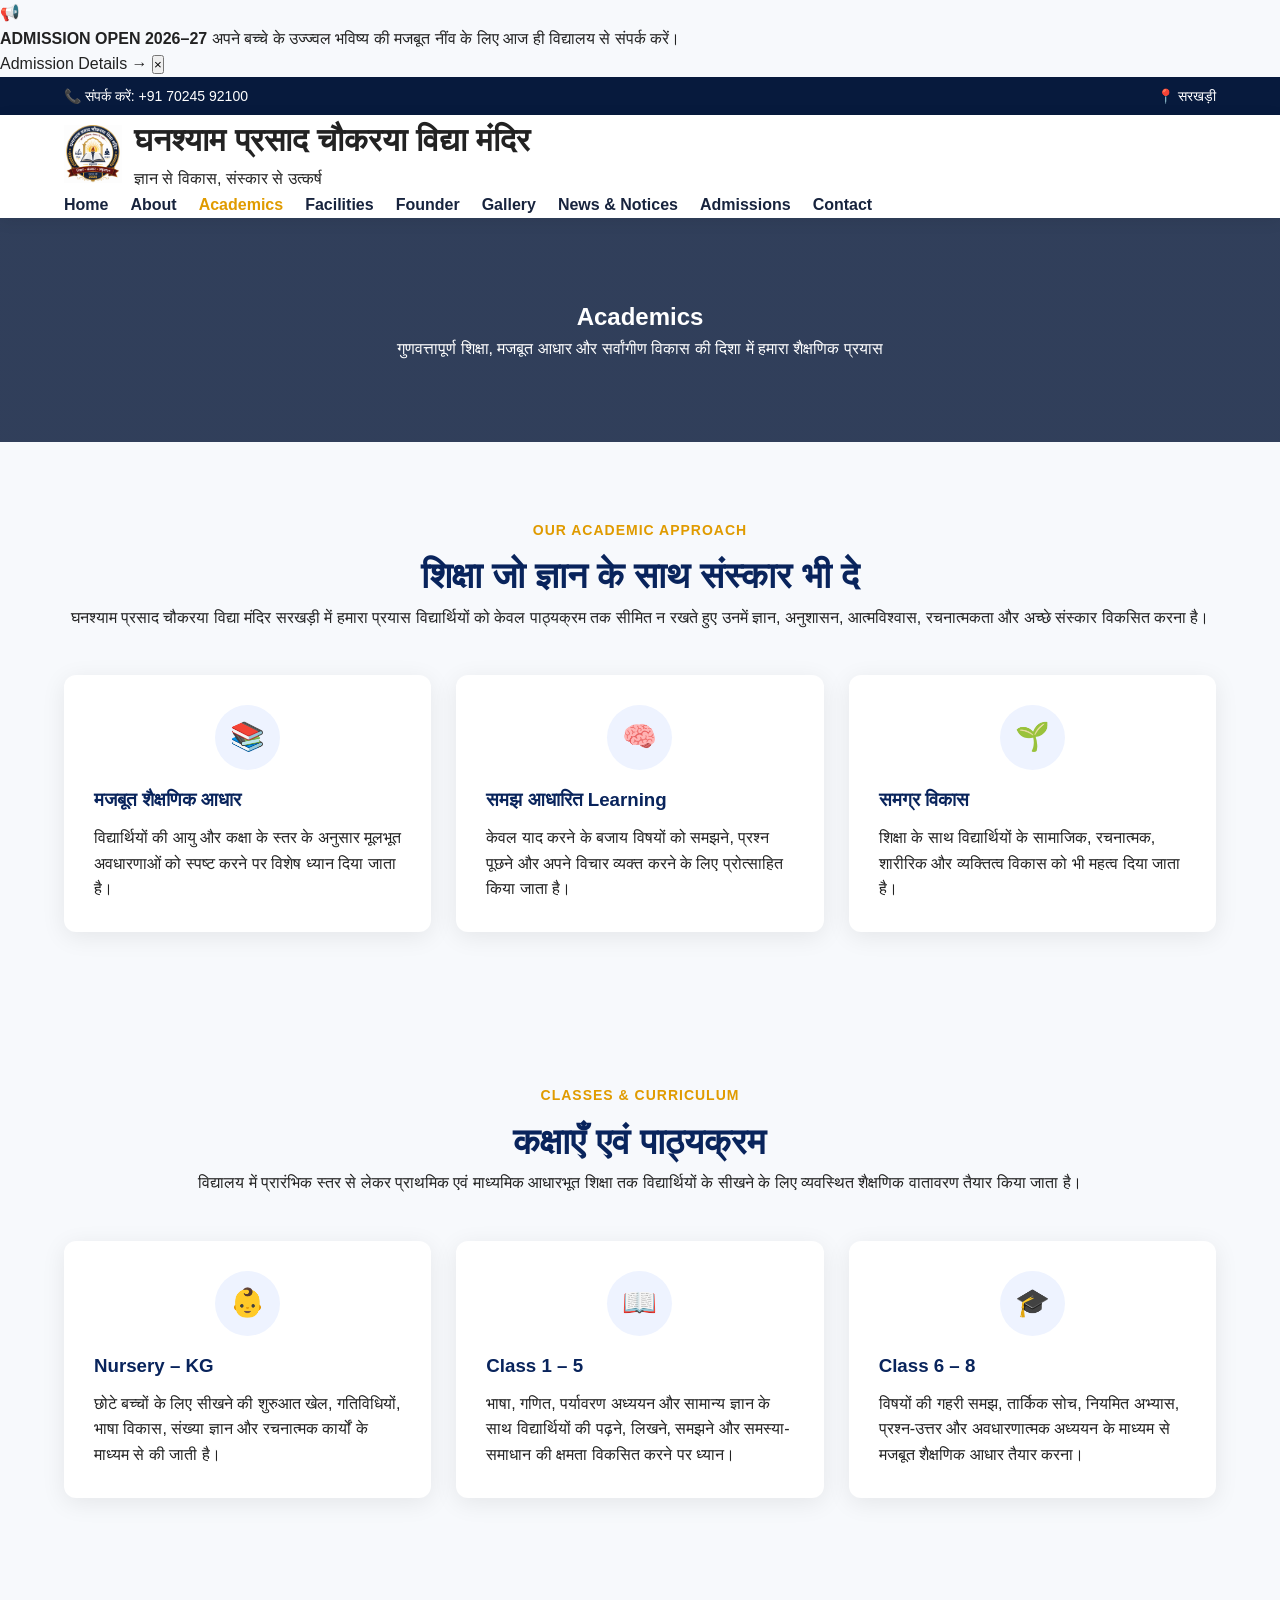
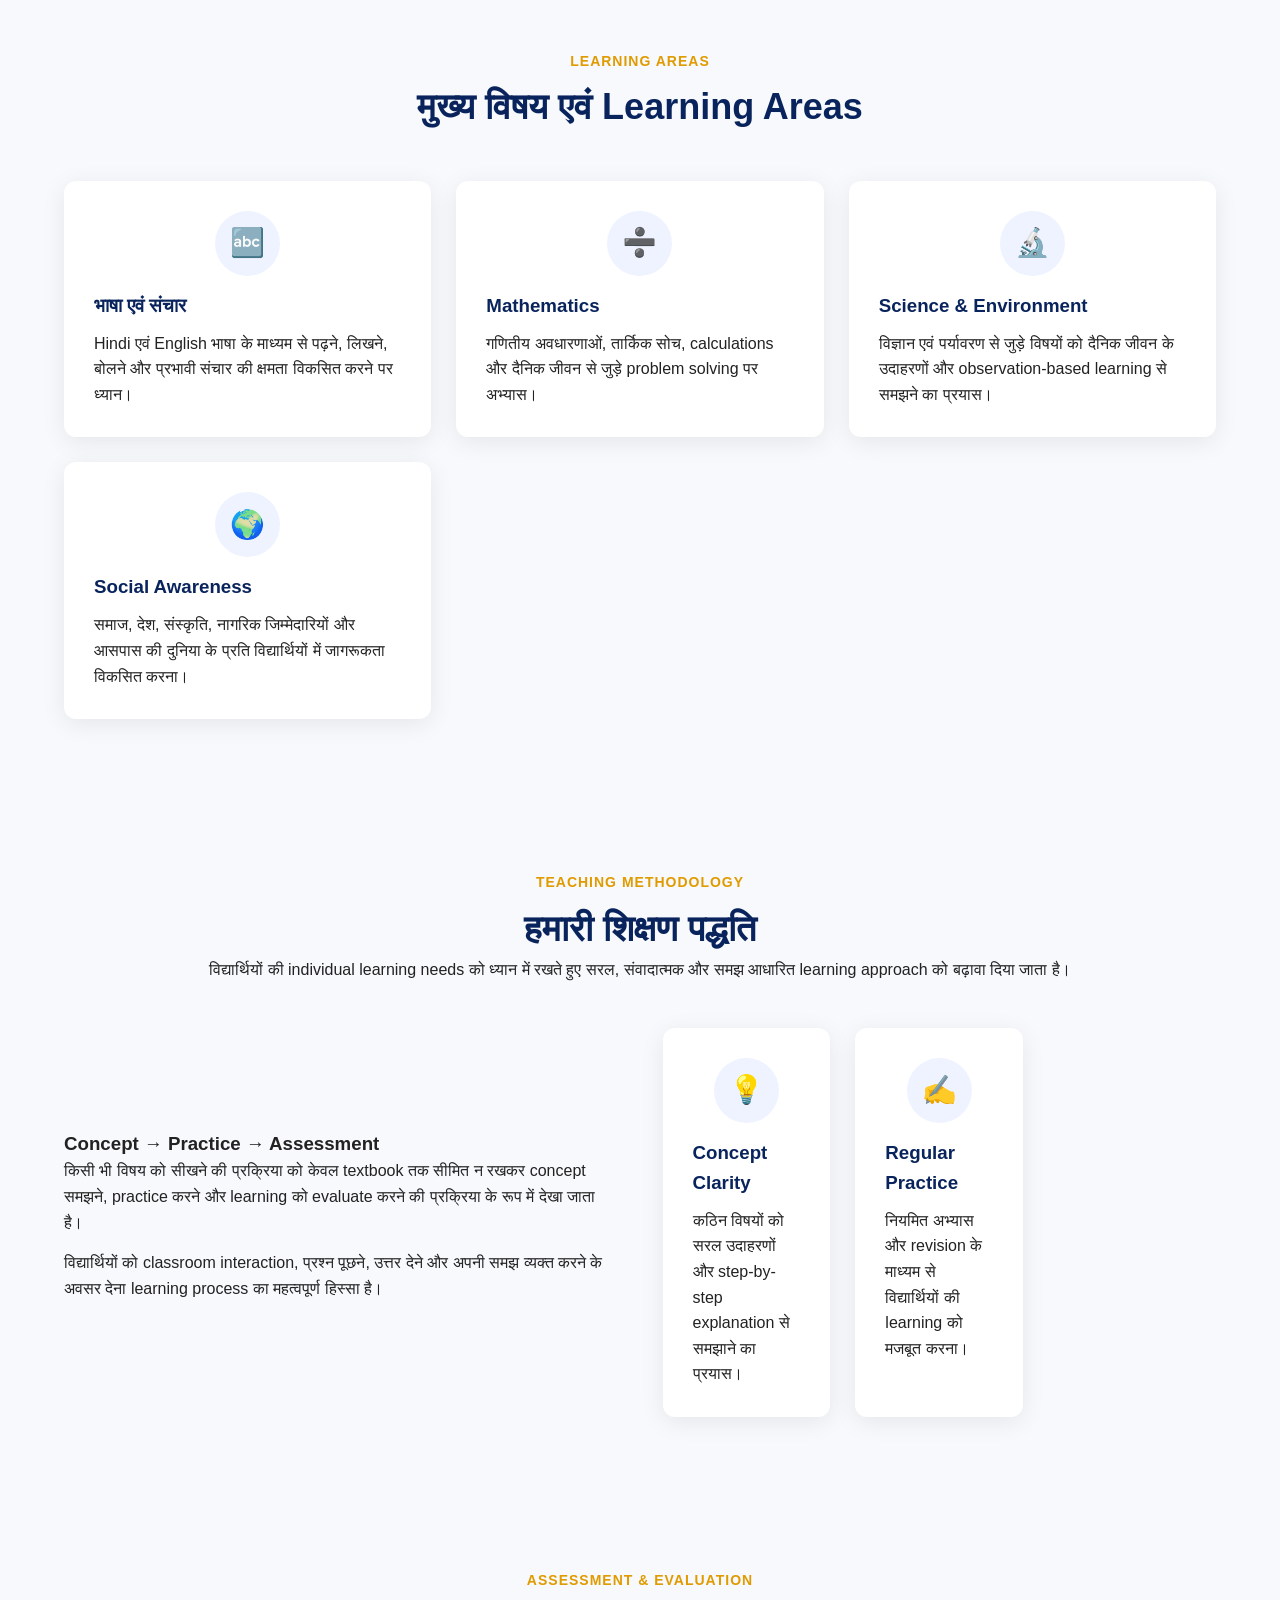
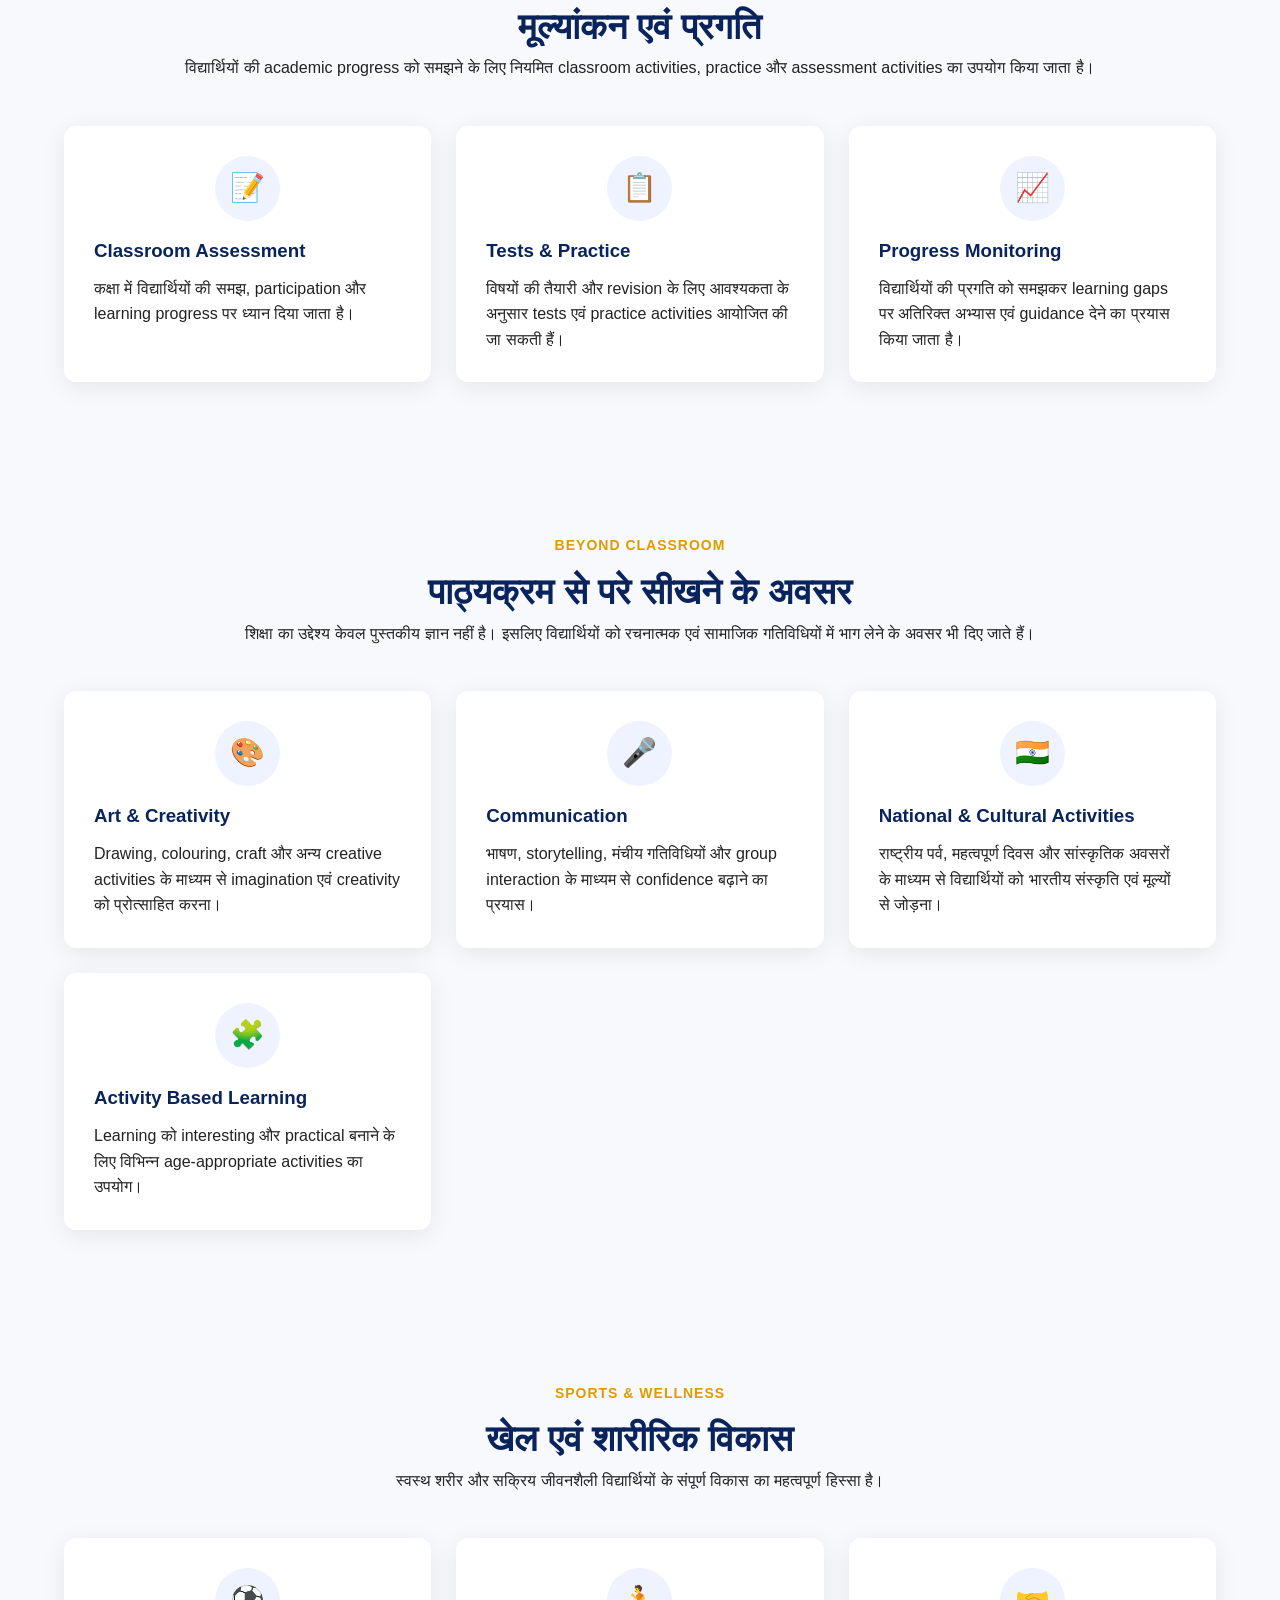
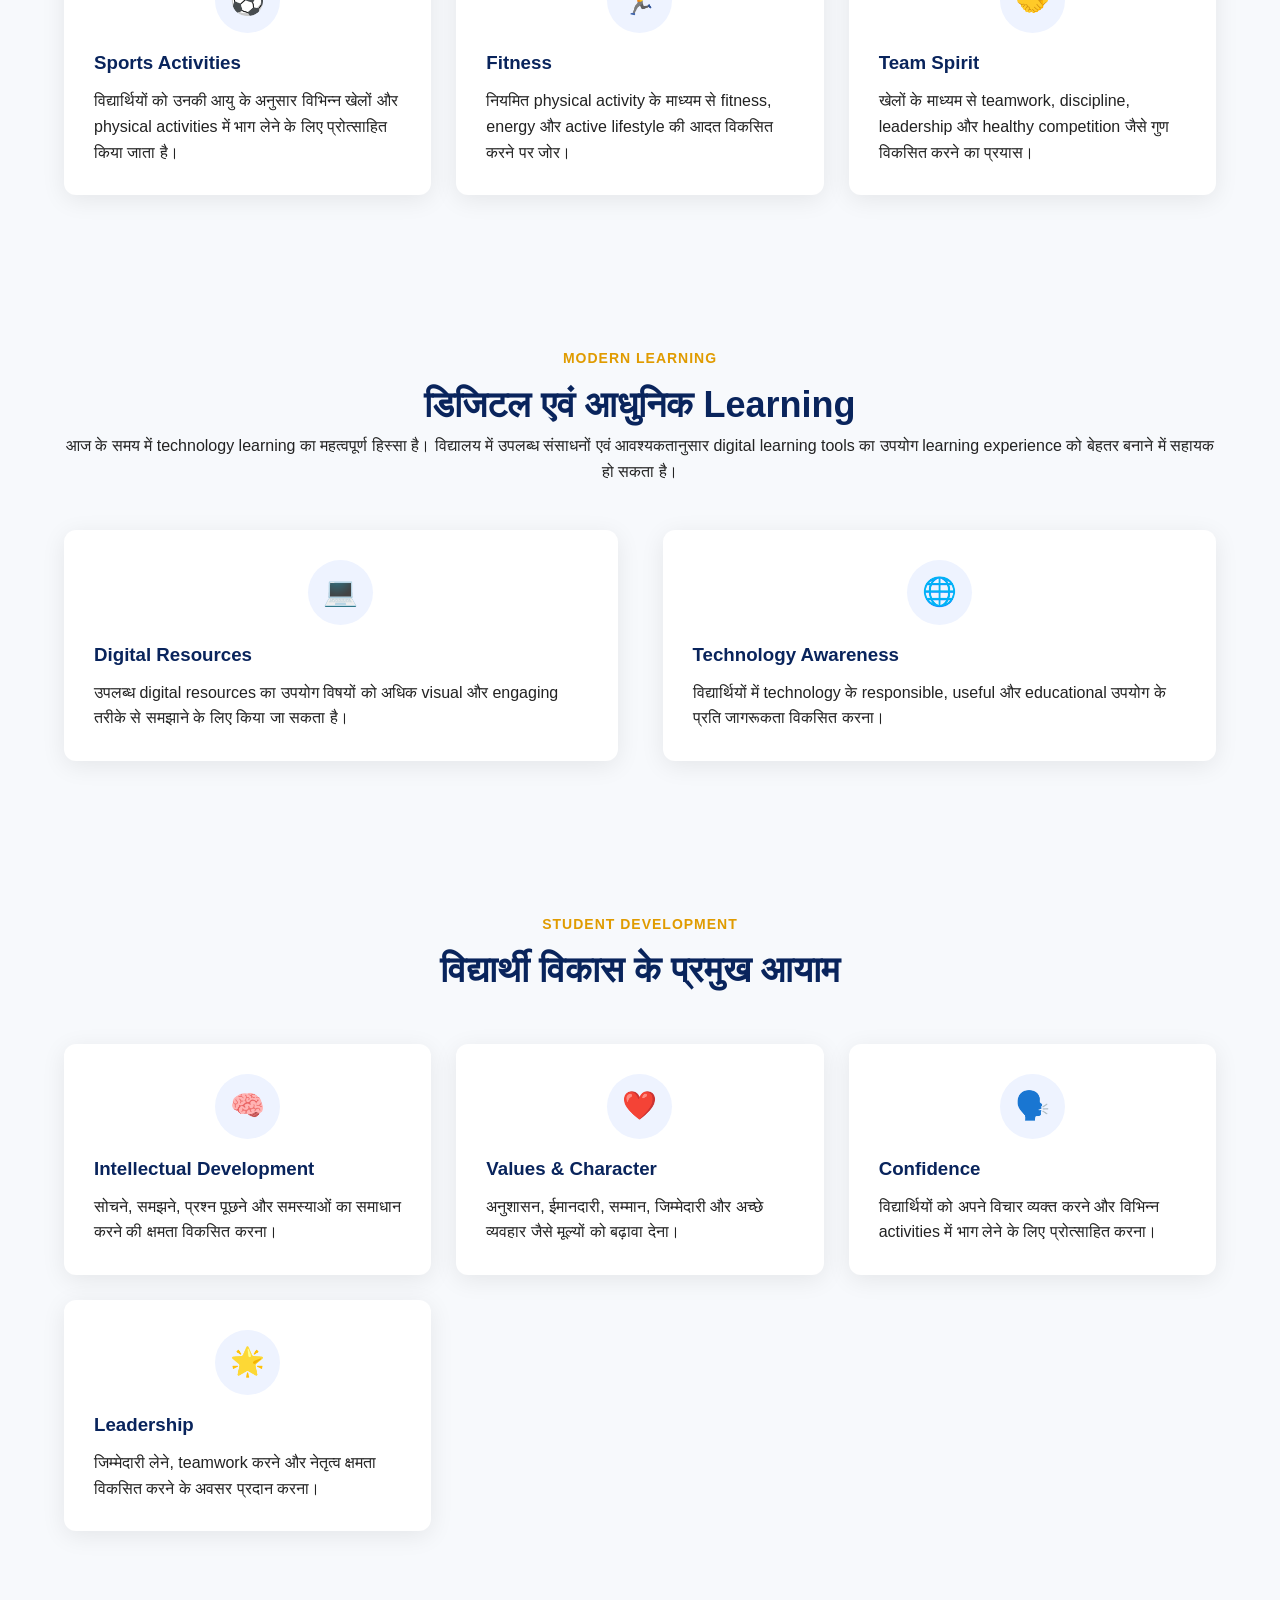
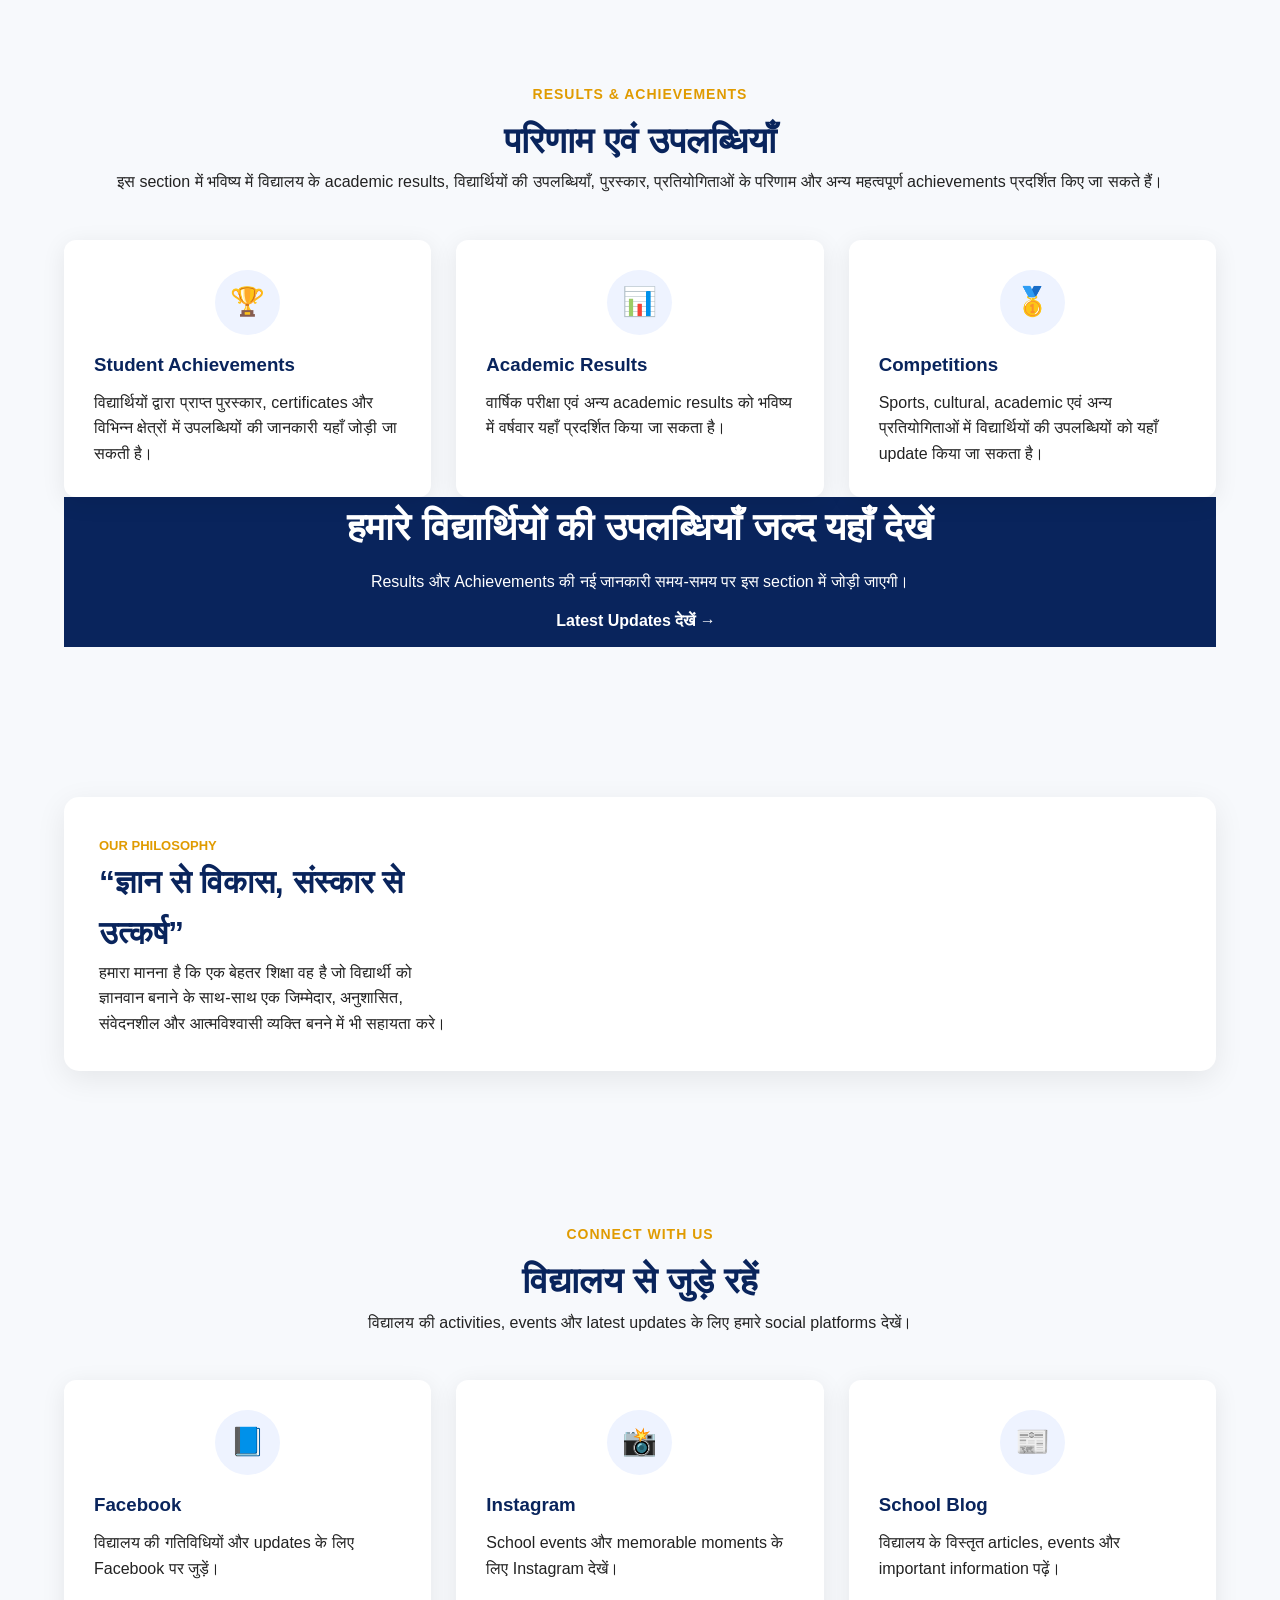
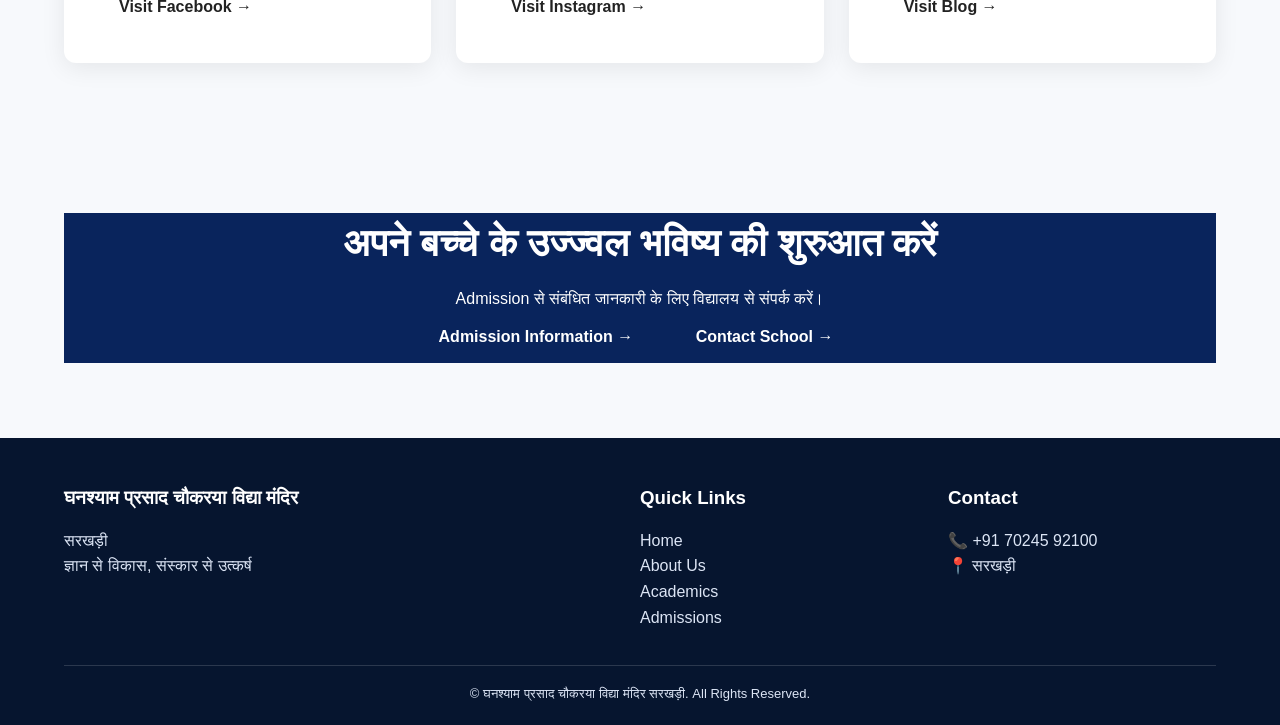
<file: academic.html>
<!DOCTYPE html>
<html lang="hi">
<head>
  <meta charset="UTF-8">
  <meta name="viewport" content="width=device-width, initial-scale=1.0">

  <title>Academics | घनश्याम प्रसाद चौकरया विद्या मंदिर सरखड़ी</title>

  <meta name="description" content="घनश्याम प्रसाद चौकरया विद्या मंदिर सरखड़ी - Academics, Curriculum, Teaching Methodology, Assessment, Activities and Student Development.">

  <link rel="stylesheet" href="style.css">
</head>

<body>

<!-- ================= NOTICE BANNER ================= -->

<div class="notice-banner" data-notice-banner>
  <div class="notice-content">

    <div class="notice-icon">📢</div>

    <div class="notice-message">
      <strong data-notice-title>ADMISSION OPEN 2026–27</strong>
      <span data-notice-text>
        अपने बच्चे के उज्ज्वल भविष्य की मजबूत नींव के लिए आज ही विद्यालय से संपर्क करें।
      </span>
    </div>

    <a href="admissions.html"
       class="notice-button"
       data-notice-button>
      Admission Details →
    </a>

    <button class="notice-close"
            data-close-notice
            aria-label="Close">
      ×
    </button>

  </div>
</div>


<!-- ================= TOP BAR ================= -->

<div class="topbar">

  <div class="container">

    <span>
      📞 संपर्क करें:
      <a href="tel:+917024592100">
        <span data-phone>+91 70245 92100</span>
      </a>
    </span>

    <span>
      📍 <span data-school-location>सरखड़ी</span>
    </span>

  </div>

</div>


<!-- ================= NAVBAR ================= -->

<header class="navbar">

  <div class="container">

    <div class="brand">

      <img src="logo.png"
           alt="School Logo">

      <div>
        <h1 data-school-name>
          घनश्याम प्रसाद चौकरया विद्या मंदिर
        </h1>

        <p data-tagline>
          ज्ञान से विकास, संस्कार से उत्कर्ष
        </p>
      </div>

    </div>


    <nav class="nav-links">

      <a href="index.html">Home</a>

      <a href="about.html">About</a>

      <a href="academics.html" class="active">
        Academics
      </a>

      <a href="facilities.html">
        Facilities
      </a>

      <a href="founder.html">
        Founder
      </a>

      <a href="gallery.html">
        Gallery
      </a>

      <a href="news.html">
        News & Notices
      </a>

      <a href="admissions.html">
        Admissions
      </a>

      <a href="contact.html">
        Contact
      </a>

    </nav>

  </div>

</header>


<!-- ================= PAGE HERO ================= -->

<section class="page-hero">

  <div class="container">

    <h2>Academics</h2>

    <p>
      गुणवत्तापूर्ण शिक्षा, मजबूत आधार और सर्वांगीण विकास की दिशा में हमारा शैक्षणिक प्रयास
    </p>

  </div>

</section>


<!-- ================= INTRO ================= -->

<section>

  <div class="container">

    <div class="section-title">

      <span>OUR ACADEMIC APPROACH</span>

      <h2>
        शिक्षा जो ज्ञान के साथ संस्कार भी दे
      </h2>

      <p>
        घनश्याम प्रसाद चौकरया विद्या मंदिर सरखड़ी में हमारा प्रयास
        विद्यार्थियों को केवल पाठ्यक्रम तक सीमित न रखते हुए उनमें
        ज्ञान, अनुशासन, आत्मविश्वास, रचनात्मकता और अच्छे संस्कार विकसित करना है।
      </p>

    </div>


    <div class="cards">

      <div class="card">

        <div class="feature-icon">📚</div>

        <h3>मजबूत शैक्षणिक आधार</h3>

        <p>
          विद्यार्थियों की आयु और कक्षा के स्तर के अनुसार
          मूलभूत अवधारणाओं को स्पष्ट करने पर विशेष ध्यान दिया जाता है।
        </p>

      </div>


      <div class="card">

        <div class="feature-icon">🧠</div>

        <h3>समझ आधारित Learning</h3>

        <p>
          केवल याद करने के बजाय विषयों को समझने,
          प्रश्न पूछने और अपने विचार व्यक्त करने के लिए प्रोत्साहित किया जाता है।
        </p>

      </div>


      <div class="card">

        <div class="feature-icon">🌱</div>

        <h3>समग्र विकास</h3>

        <p>
          शिक्षा के साथ विद्यार्थियों के सामाजिक,
          रचनात्मक, शारीरिक और व्यक्तित्व विकास को भी महत्व दिया जाता है।
        </p>

      </div>

    </div>

  </div>

</section>


<!-- ================= CLASSES & CURRICULUM ================= -->

<section>

  <div class="container">

    <div class="section-title">

      <span>CLASSES & CURRICULUM</span>

      <h2>कक्षाएँ एवं पाठ्यक्रम</h2>

      <p>
        विद्यालय में प्रारंभिक स्तर से लेकर प्राथमिक एवं माध्यमिक
        आधारभूत शिक्षा तक विद्यार्थियों के सीखने के लिए व्यवस्थित शैक्षणिक वातावरण तैयार किया जाता है।
      </p>

    </div>


    <div class="cards">

      <div class="card">

        <div class="feature-icon">👶</div>

        <h3>Nursery – KG</h3>

        <p>
          छोटे बच्चों के लिए सीखने की शुरुआत खेल,
          गतिविधियों, भाषा विकास, संख्या ज्ञान और रचनात्मक कार्यों के माध्यम से की जाती है।
        </p>

      </div>


      <div class="card">

        <div class="feature-icon">📖</div>

        <h3>Class 1 – 5</h3>

        <p>
          भाषा, गणित, पर्यावरण अध्ययन और सामान्य ज्ञान के साथ
          विद्यार्थियों की पढ़ने, लिखने, समझने और समस्या-समाधान की क्षमता विकसित करने पर ध्यान।
        </p>

      </div>


      <div class="card">

        <div class="feature-icon">🎓</div>

        <h3>Class 6 – 8</h3>

        <p>
          विषयों की गहरी समझ, तार्किक सोच, नियमित अभ्यास,
          प्रश्न-उत्तर और अवधारणात्मक अध्ययन के माध्यम से मजबूत शैक्षणिक आधार तैयार करना।
        </p>

      </div>

    </div>

  </div>

</section>


<!-- ================= SUBJECT AREAS ================= -->

<section>

  <div class="container">

    <div class="section-title">

      <span>LEARNING AREAS</span>

      <h2>मुख्य विषय एवं Learning Areas</h2>

    </div>


    <div class="cards">

      <div class="card">

        <div class="feature-icon">🔤</div>

        <h3>भाषा एवं संचार</h3>

        <p>
          Hindi एवं English भाषा के माध्यम से पढ़ने,
          लिखने, बोलने और प्रभावी संचार की क्षमता विकसित करने पर ध्यान।
        </p>

      </div>


      <div class="card">

        <div class="feature-icon">➗</div>

        <h3>Mathematics</h3>

        <p>
          गणितीय अवधारणाओं, तार्किक सोच,
          calculations और दैनिक जीवन से जुड़े problem solving पर अभ्यास।
        </p>

      </div>


      <div class="card">

        <div class="feature-icon">🔬</div>

        <h3>Science & Environment</h3>

        <p>
          विज्ञान एवं पर्यावरण से जुड़े विषयों को
          दैनिक जीवन के उदाहरणों और observation-based learning से समझने का प्रयास।
        </p>

      </div>


      <div class="card">

        <div class="feature-icon">🌍</div>

        <h3>Social Awareness</h3>

        <p>
          समाज, देश, संस्कृति, नागरिक जिम्मेदारियों और
          आसपास की दुनिया के प्रति विद्यार्थियों में जागरूकता विकसित करना।
        </p>

      </div>

    </div>

  </div>

</section>


<!-- ================= TEACHING METHODOLOGY ================= -->

<section>

  <div class="container">

    <div class="section-title">

      <span>TEACHING METHODOLOGY</span>

      <h2>हमारी शिक्षण पद्धति</h2>

      <p>
        विद्यार्थियों की individual learning needs को ध्यान में रखते हुए
        सरल, संवादात्मक और समझ आधारित learning approach को बढ़ावा दिया जाता है।
      </p>

    </div>


    <div class="about-grid">

      <div class="about-text">

        <h3>Concept → Practice → Assessment</h3>

        <p>
          किसी भी विषय को सीखने की प्रक्रिया को केवल textbook तक सीमित
          न रखकर concept समझने, practice करने और learning को evaluate करने
          की प्रक्रिया के रूप में देखा जाता है।
        </p>

        <p>
          विद्यार्थियों को classroom interaction, प्रश्न पूछने,
          उत्तर देने और अपनी समझ व्यक्त करने के अवसर देना learning process
          का महत्वपूर्ण हिस्सा है।
        </p>

      </div>


      <div class="cards">

        <div class="card">

          <div class="feature-icon">💡</div>

          <h3>Concept Clarity</h3>

          <p>
            कठिन विषयों को सरल उदाहरणों और step-by-step explanation से समझाने का प्रयास।
          </p>

        </div>


        <div class="card">

          <div class="feature-icon">✍️</div>

          <h3>Regular Practice</h3>

          <p>
            नियमित अभ्यास और revision के माध्यम से विद्यार्थियों की learning को मजबूत करना।
          </p>

        </div>

      </div>

    </div>

  </div>

</section>


<!-- ================= ASSESSMENT ================= -->

<section>

  <div class="container">

    <div class="section-title">

      <span>ASSESSMENT & EVALUATION</span>

      <h2>मूल्यांकन एवं प्रगति</h2>

      <p>
        विद्यार्थियों की academic progress को समझने के लिए
        नियमित classroom activities, practice और assessment activities का उपयोग किया जाता है।
      </p>

    </div>


    <div class="cards">

      <div class="card">

        <div class="feature-icon">📝</div>

        <h3>Classroom Assessment</h3>

        <p>
          कक्षा में विद्यार्थियों की समझ,
          participation और learning progress पर ध्यान दिया जाता है।
        </p>

      </div>


      <div class="card">

        <div class="feature-icon">📋</div>

        <h3>Tests & Practice</h3>

        <p>
          विषयों की तैयारी और revision के लिए
          आवश्यकता के अनुसार tests एवं practice activities आयोजित की जा सकती हैं।
        </p>

      </div>


      <div class="card">

        <div class="feature-icon">📈</div>

        <h3>Progress Monitoring</h3>

        <p>
          विद्यार्थियों की प्रगति को समझकर learning gaps पर
          अतिरिक्त अभ्यास एवं guidance देने का प्रयास किया जाता है।
        </p>

      </div>

    </div>

  </div>

</section>


<!-- ================= CO-CURRICULAR ================= -->

<section>

  <div class="container">

    <div class="section-title">

      <span>BEYOND CLASSROOM</span>

      <h2>पाठ्यक्रम से परे सीखने के अवसर</h2>

      <p>
        शिक्षा का उद्देश्य केवल पुस्तकीय ज्ञान नहीं है।
        इसलिए विद्यार्थियों को रचनात्मक एवं सामाजिक गतिविधियों में भाग लेने के अवसर भी दिए जाते हैं।
      </p>

    </div>


    <div class="cards">

      <div class="card">

        <div class="feature-icon">🎨</div>

        <h3>Art & Creativity</h3>

        <p>
          Drawing, colouring, craft और अन्य creative activities
          के माध्यम से imagination एवं creativity को प्रोत्साहित करना।
        </p>

      </div>


      <div class="card">

        <div class="feature-icon">🎤</div>

        <h3>Communication</h3>

        <p>
          भाषण, storytelling, मंचीय गतिविधियों और
          group interaction के माध्यम से confidence बढ़ाने का प्रयास।
        </p>

      </div>


      <div class="card">

        <div class="feature-icon">🇮🇳</div>

        <h3>National & Cultural Activities</h3>

        <p>
          राष्ट्रीय पर्व, महत्वपूर्ण दिवस और सांस्कृतिक अवसरों के माध्यम से
          विद्यार्थियों को भारतीय संस्कृति एवं मूल्यों से जोड़ना।
        </p>

      </div>


      <div class="card">

        <div class="feature-icon">🧩</div>

        <h3>Activity Based Learning</h3>

        <p>
          Learning को interesting और practical बनाने के लिए
          विभिन्न age-appropriate activities का उपयोग।
        </p>

      </div>

    </div>

  </div>

</section>


<!-- ================= SPORTS ================= -->

<section>

  <div class="container">

    <div class="section-title">

      <span>SPORTS & WELLNESS</span>

      <h2>खेल एवं शारीरिक विकास</h2>

      <p>
        स्वस्थ शरीर और सक्रिय जीवनशैली विद्यार्थियों के संपूर्ण विकास का महत्वपूर्ण हिस्सा है।
      </p>

    </div>


    <div class="cards">

      <div class="card">

        <div class="feature-icon">⚽</div>

        <h3>Sports Activities</h3>

        <p>
          विद्यार्थियों को उनकी आयु के अनुसार विभिन्न खेलों और
          physical activities में भाग लेने के लिए प्रोत्साहित किया जाता है।
        </p>

      </div>


      <div class="card">

        <div class="feature-icon">🏃</div>

        <h3>Fitness</h3>

        <p>
          नियमित physical activity के माध्यम से fitness,
          energy और active lifestyle की आदत विकसित करने पर जोर।
        </p>

      </div>


      <div class="card">

        <div class="feature-icon">🤝</div>

        <h3>Team Spirit</h3>

        <p>
          खेलों के माध्यम से teamwork, discipline,
          leadership और healthy competition जैसे गुण विकसित करने का प्रयास।
        </p>

      </div>

    </div>

  </div>

</section>


<!-- ================= DIGITAL LEARNING ================= -->

<section>

  <div class="container">

    <div class="section-title">

      <span>MODERN LEARNING</span>

      <h2>डिजिटल एवं आधुनिक Learning</h2>

      <p>
        आज के समय में technology learning का महत्वपूर्ण हिस्सा है।
        विद्यालय में उपलब्ध संसाधनों एवं आवश्यकतानुसार digital learning tools का उपयोग learning experience को बेहतर बनाने में सहायक हो सकता है।
      </p>

    </div>


    <div class="about-grid">

      <div class="card">

        <div class="feature-icon">💻</div>

        <h3>Digital Resources</h3>

        <p>
          उपलब्ध digital resources का उपयोग विषयों को
          अधिक visual और engaging तरीके से समझाने के लिए किया जा सकता है।
        </p>

      </div>


      <div class="card">

        <div class="feature-icon">🌐</div>

        <h3>Technology Awareness</h3>

        <p>
          विद्यार्थियों में technology के responsible,
          useful और educational उपयोग के प्रति जागरूकता विकसित करना।
        </p>

      </div>

    </div>

  </div>

</section>


<!-- ================= STUDENT DEVELOPMENT ================= -->

<section>

  <div class="container">

    <div class="section-title">

      <span>STUDENT DEVELOPMENT</span>

      <h2>विद्यार्थी विकास के प्रमुख आयाम</h2>

    </div>


    <div class="cards">

      <div class="card">

        <div class="feature-icon">🧠</div>

        <h3>Intellectual Development</h3>

        <p>
          सोचने, समझने, प्रश्न पूछने और समस्याओं का समाधान करने की क्षमता विकसित करना।
        </p>

      </div>


      <div class="card">

        <div class="feature-icon">❤️</div>

        <h3>Values & Character</h3>

        <p>
          अनुशासन, ईमानदारी, सम्मान, जिम्मेदारी और अच्छे व्यवहार जैसे मूल्यों को बढ़ावा देना।
        </p>

      </div>


      <div class="card">

        <div class="feature-icon">🗣️</div>

        <h3>Confidence</h3>

        <p>
          विद्यार्थियों को अपने विचार व्यक्त करने और विभिन्न activities में भाग लेने के लिए प्रोत्साहित करना।
        </p>

      </div>


      <div class="card">

        <div class="feature-icon">🌟</div>

        <h3>Leadership</h3>

        <p>
          जिम्मेदारी लेने, teamwork करने और नेतृत्व क्षमता विकसित करने के अवसर प्रदान करना।
        </p>

      </div>

    </div>

  </div>

</section>


<!-- ================= RESULTS & ACHIEVEMENTS ================= -->

<section>

  <div class="container">

    <div class="section-title">

      <span>RESULTS & ACHIEVEMENTS</span>

      <h2>परिणाम एवं उपलब्धियाँ</h2>

      <p>
        इस section में भविष्य में विद्यालय के academic results,
        विद्यार्थियों की उपलब्धियाँ, पुरस्कार, प्रतियोगिताओं के परिणाम
        और अन्य महत्वपूर्ण achievements प्रदर्शित किए जा सकते हैं।
      </p>

    </div>


    <div class="cards">

      <div class="card">

        <div class="feature-icon">🏆</div>

        <h3>Student Achievements</h3>

        <p>
          विद्यार्थियों द्वारा प्राप्त पुरस्कार,
          certificates और विभिन्न क्षेत्रों में उपलब्धियों की जानकारी यहाँ जोड़ी जा सकती है।
        </p>

      </div>


      <div class="card">

        <div class="feature-icon">📊</div>

        <h3>Academic Results</h3>

        <p>
          वार्षिक परीक्षा एवं अन्य academic results को
          भविष्य में वर्षवार यहाँ प्रदर्शित किया जा सकता है।
        </p>

      </div>


      <div class="card">

        <div class="feature-icon">🥇</div>

        <h3>Competitions</h3>

        <p>
          Sports, cultural, academic एवं अन्य प्रतियोगिताओं में
          विद्यार्थियों की उपलब्धियों को यहाँ update किया जा सकता है।
        </p>

      </div>

    </div>


    <div class="cta">

      <h2>
        हमारे विद्यार्थियों की उपलब्धियाँ जल्द यहाँ देखें
      </h2>

      <p>
        Results और Achievements की नई जानकारी समय-समय पर इस section में जोड़ी जाएगी।
      </p>

      <a href="news.html" class="btn">
        Latest Updates देखें →
      </a>

    </div>

  </div>

</section>


<!-- ================= ACADEMIC PHILOSOPHY ================= -->

<section>

  <div class="container">

    <div class="founder-box">

      <div>

        <span class="news-date">
          OUR PHILOSOPHY
        </span>

        <h2>
          “ज्ञान से विकास, संस्कार से उत्कर्ष”
        </h2>

        <p>
          हमारा मानना है कि एक बेहतर शिक्षा वह है जो विद्यार्थी को
          ज्ञानवान बनाने के साथ-साथ एक जिम्मेदार, अनुशासित,
          संवेदनशील और आत्मविश्वासी व्यक्ति बनने में भी सहायता करे।
        </p>

      </div>

    </div>

  </div>

</section>


<!-- ================= SOCIAL ================= -->

<section>

  <div class="container">

    <div class="section-title">

      <span>CONNECT WITH US</span>

      <h2>विद्यालय से जुड़े रहें</h2>

      <p>
        विद्यालय की activities, events और latest updates के लिए हमारे social platforms देखें।
      </p>

    </div>


    <div class="cards">

      <div class="card">

        <div class="feature-icon">📘</div>

        <h3>Facebook</h3>

        <p>
          विद्यालय की गतिविधियों और updates के लिए Facebook पर जुड़ें।
        </p>

        <a href="#"
           data-facebook
           target="_blank"
           class="btn">
          Visit Facebook →
        </a>

      </div>


      <div class="card">

        <div class="feature-icon">📸</div>

        <h3>Instagram</h3>

        <p>
          School events और memorable moments के लिए Instagram देखें।
        </p>

        <a href="#"
           data-instagram
           target="_blank"
           class="btn">
          Visit Instagram →
        </a>

      </div>


      <div class="card">

        <div class="feature-icon">📰</div>

        <h3>School Blog</h3>

        <p>
          विद्यालय के विस्तृत articles, events और important information पढ़ें।
        </p>

        <a href="#"
           data-blog
           target="_blank"
           class="btn">
          Visit Blog →
        </a>

      </div>

    </div>

  </div>

</section>


<!-- ================= CTA ================= -->

<section>

  <div class="container">

    <div class="cta">

      <h2>
        अपने बच्चे के उज्ज्वल भविष्य की शुरुआत करें
      </h2>

      <p>
        Admission से संबंधित जानकारी के लिए विद्यालय से संपर्क करें।
      </p>

      <a href="admissions.html" class="btn">
        Admission Information →
      </a>

      <a href="contact.html" class="btn">
        Contact School →
      </a>

    </div>

  </div>

</section>


<!-- ================= FOOTER ================= -->

<footer>

  <div class="container">

    <div class="footer-grid">

      <div>

        <h3>
          घनश्याम प्रसाद चौकरया विद्या मंदिर
        </h3>

        <p>
          सरखड़ी
        </p>

        <p>
          ज्ञान से विकास, संस्कार से उत्कर्ष
        </p>

      </div>


      <div>

        <h3>Quick Links</h3>

        <p>
          <a href="index.html">Home</a>
        </p>

        <p>
          <a href="about.html">About Us</a>
        </p>

        <p>
          <a href="academics.html">Academics</a>
        </p>

        <p>
          <a href="admissions.html">Admissions</a>
        </p>

      </div>


      <div>

        <h3>Contact</h3>

        <p>
          📞
          <a href="tel:+917024592100">
            +91 70245 92100
          </a>
        </p>

        <p>
          📍 सरखड़ी
        </p>

      </div>

    </div>


    <div class="copyright">

      © <span data-year></span>
      घनश्याम प्रसाद चौकरया विद्या मंदिर सरखड़ी.
      All Rights Reserved.

    </div>

  </div>

</footer>


<!-- ================= WHATSAPP ================= -->

<a href="https://wa.me/917024
</file>
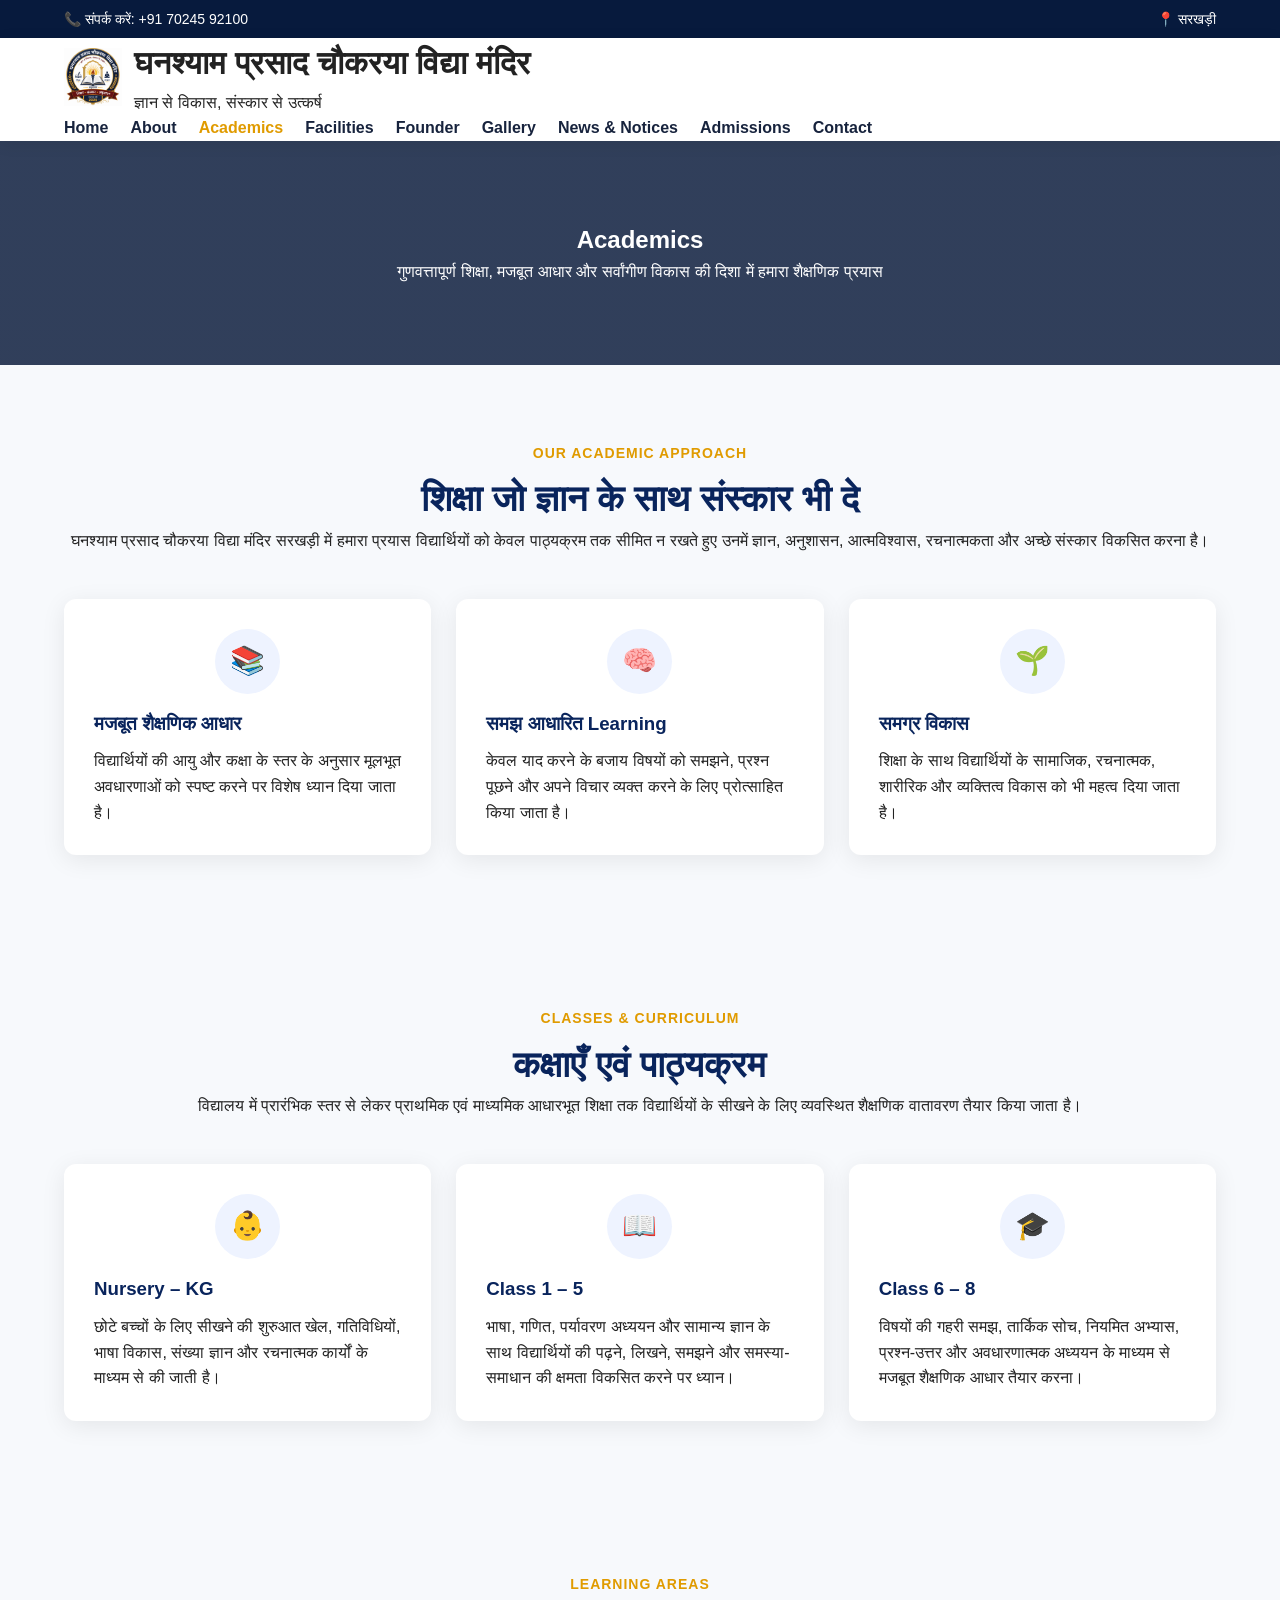
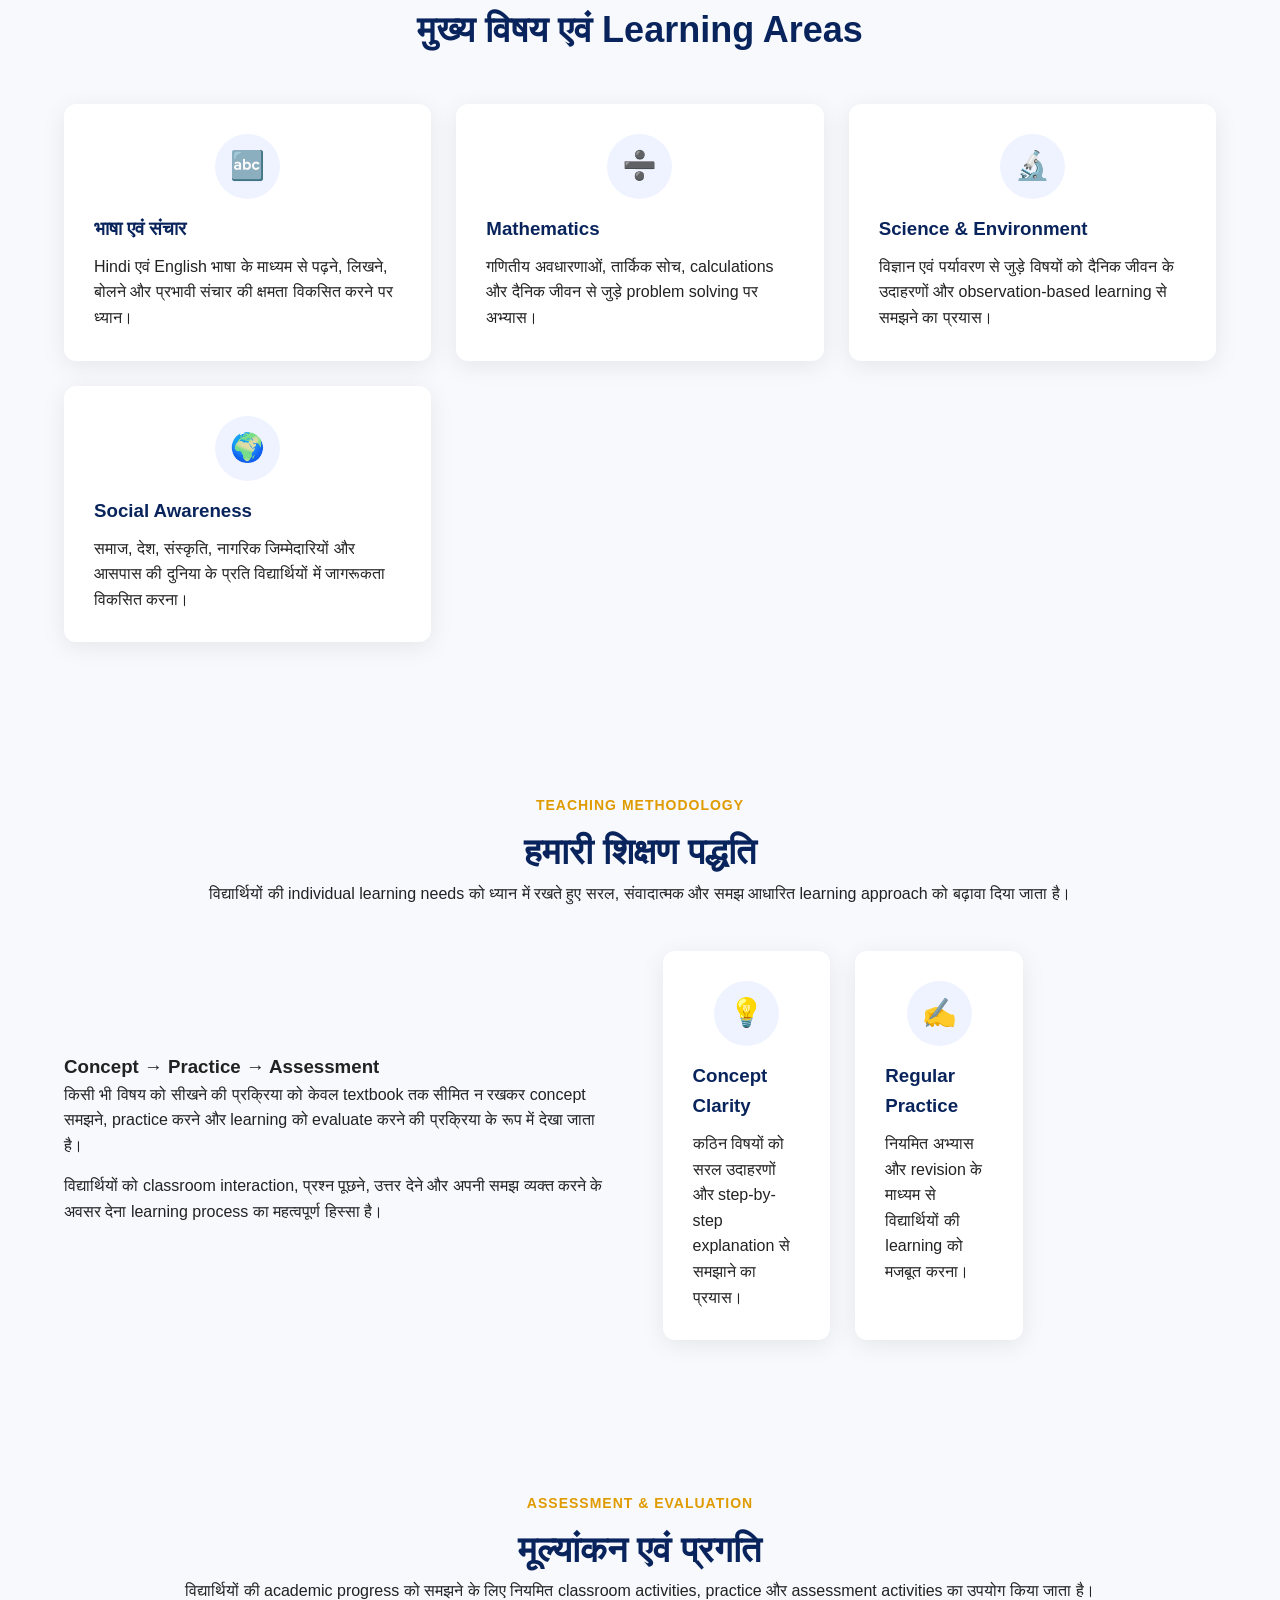
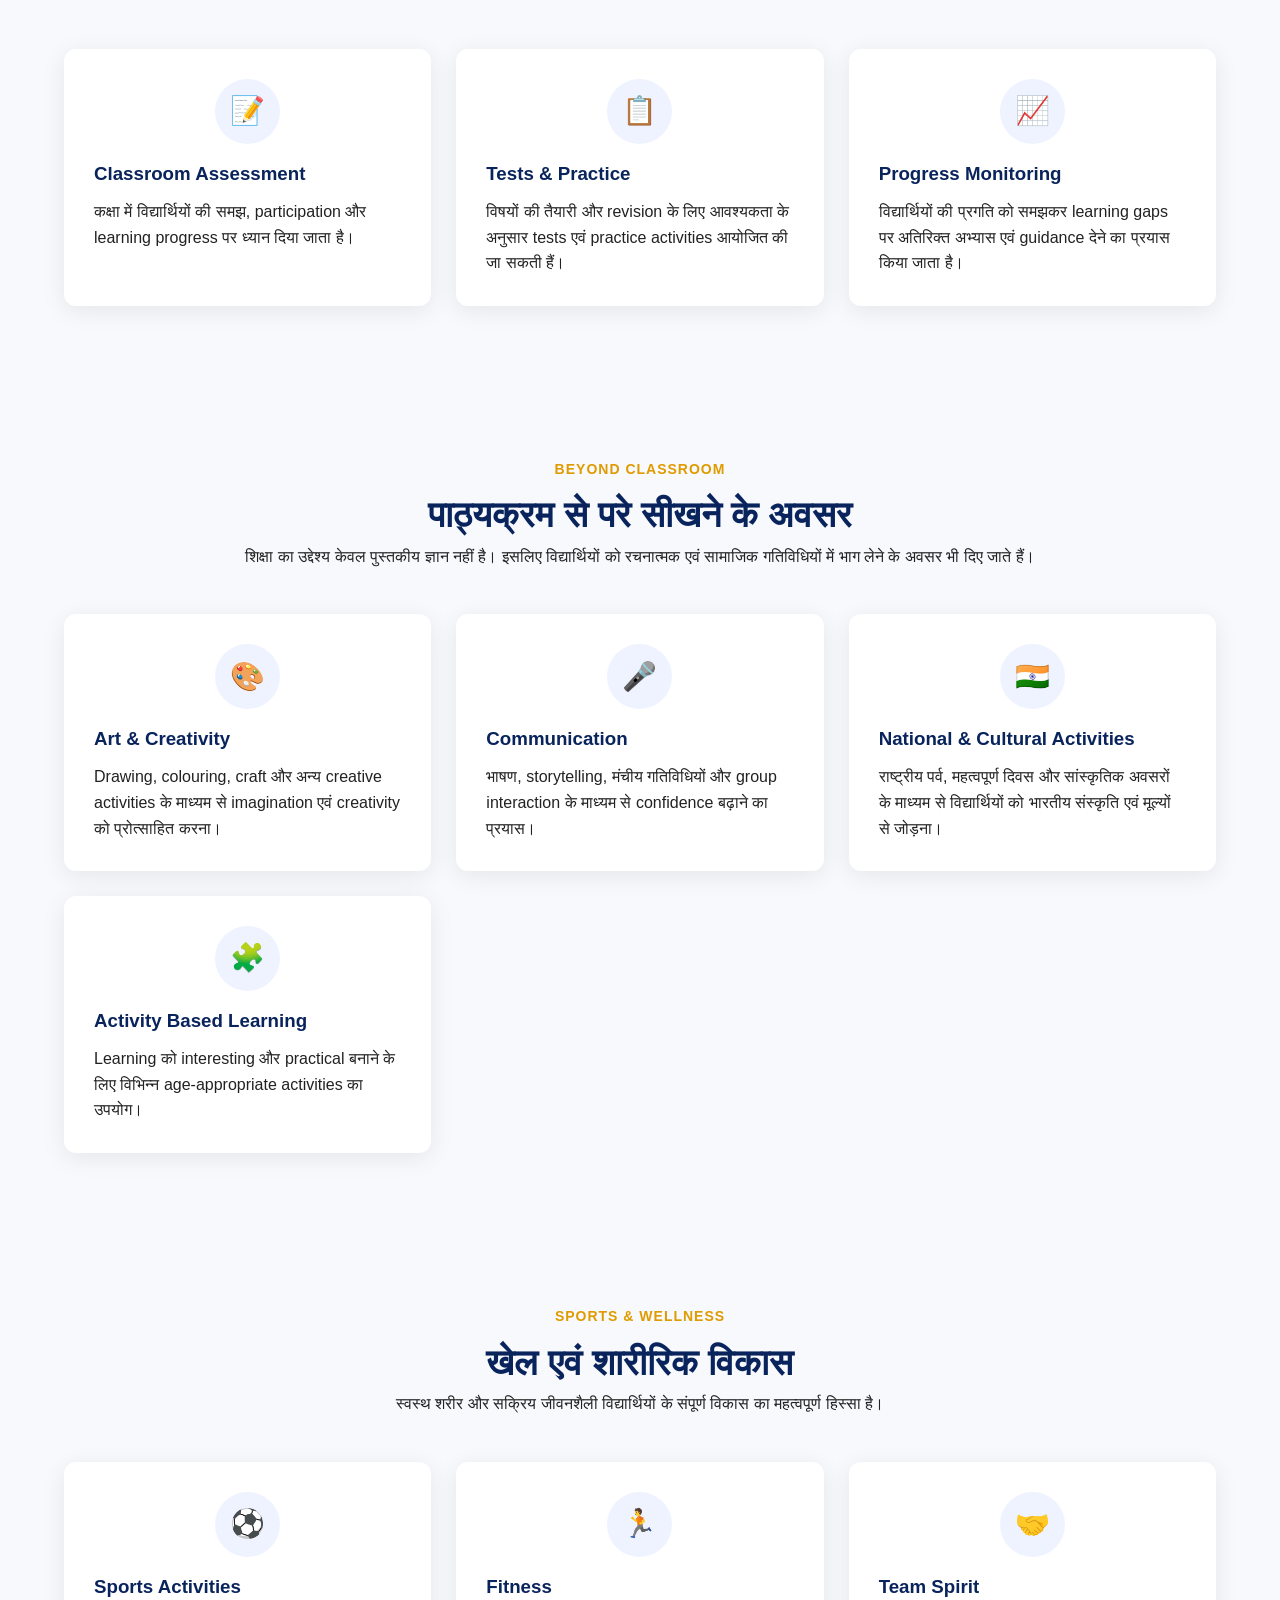
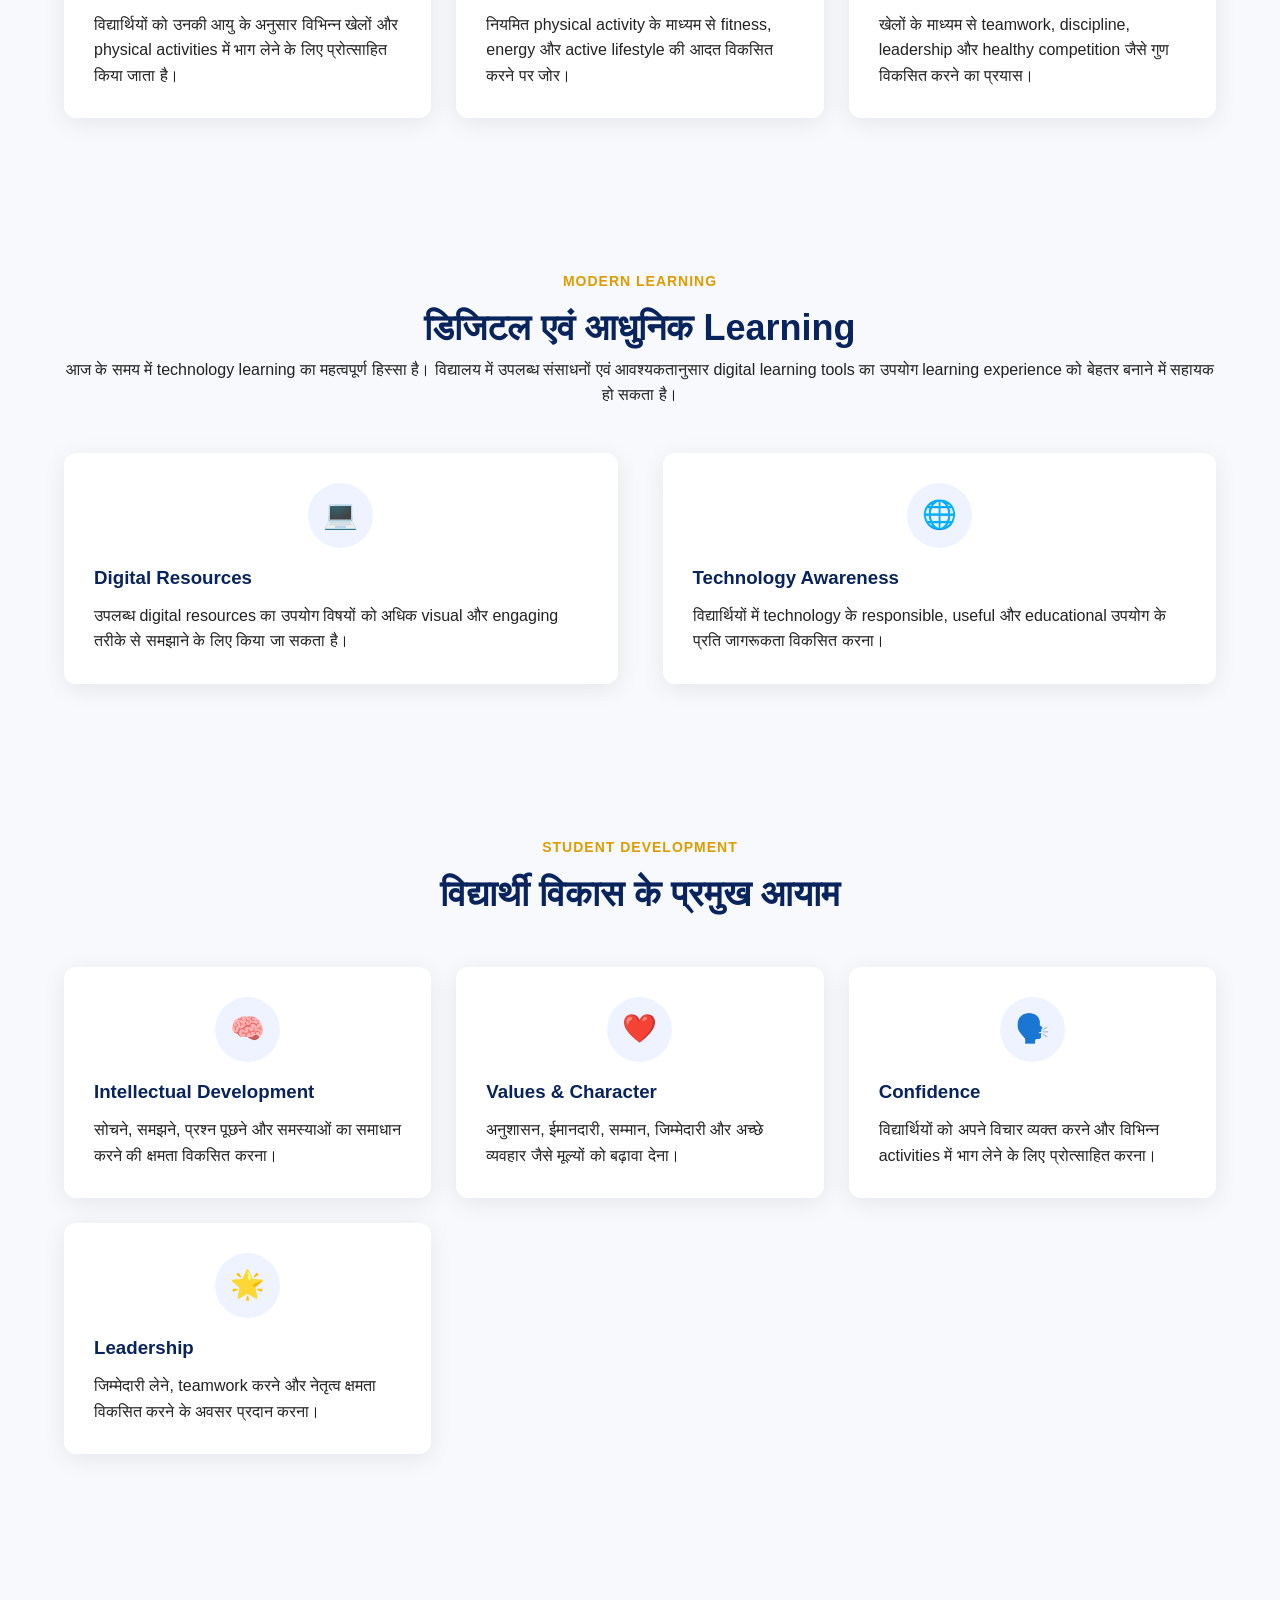
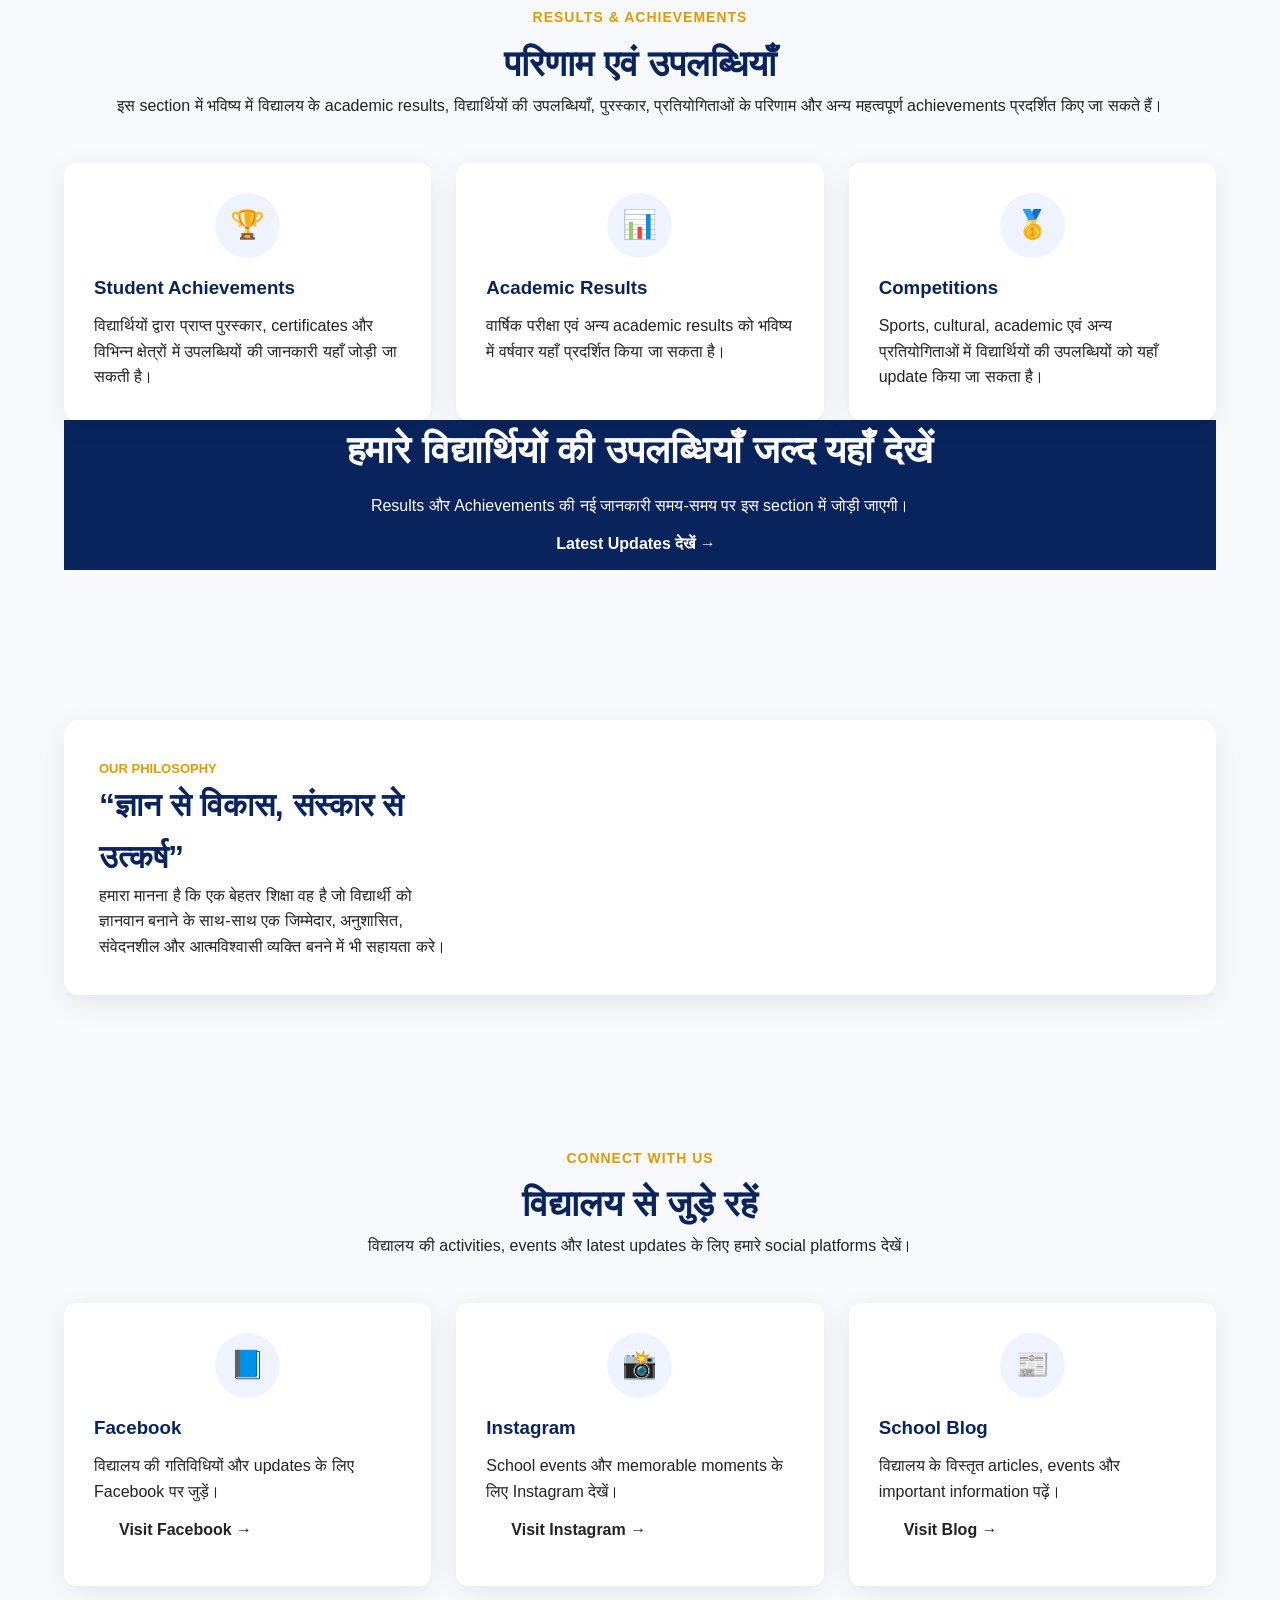
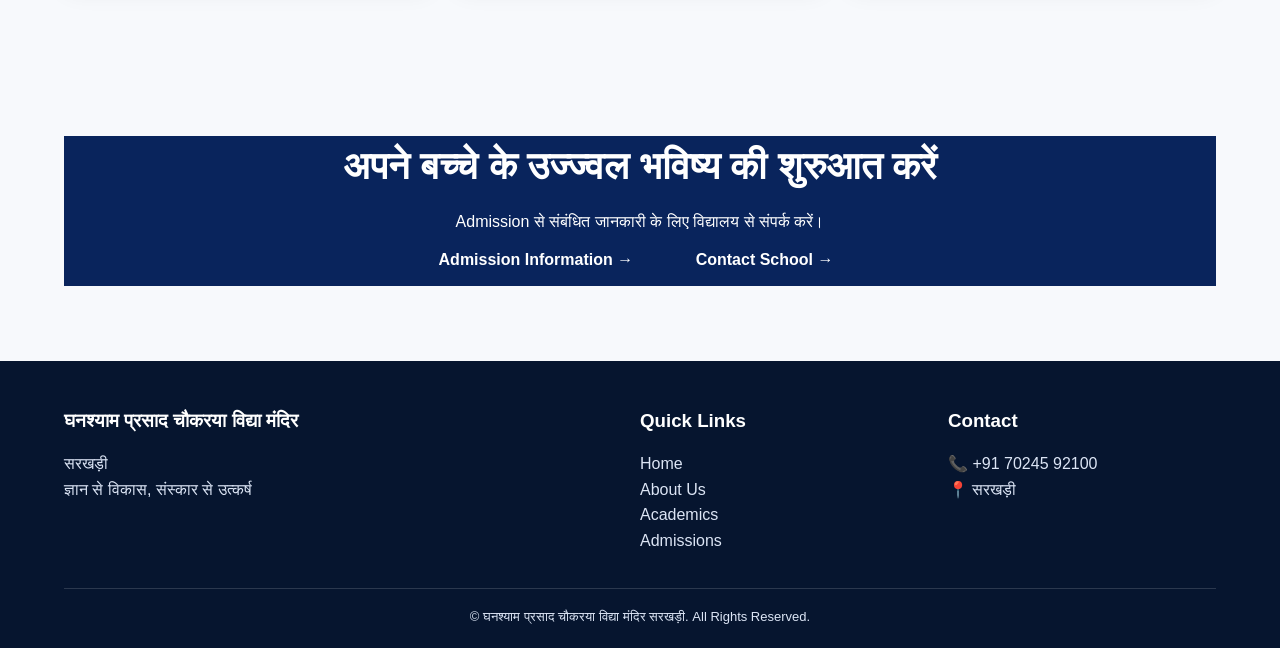
<file: academics.html>
<!DOCTYPE html>
<html lang="hi">
<head>
  <meta charset="UTF-8">
  <meta name="viewport" content="width=device-width, initial-scale=1.0">

  <title>Academics | घनश्याम प्रसाद चौकरया विद्या मंदिर सरखड़ी</title>

  <meta name="description" content="घनश्याम प्रसाद चौकरया विद्या मंदिर सरखड़ी - Academics, Curriculum, Teaching Methodology, Assessment, Activities and Student Development.">

  <link rel="stylesheet" href="style.css">
</head>

<body>


<!-- ================= TOP BAR ================= -->

<div class="topbar">

  <div class="container">

    <span>
      📞 संपर्क करें:
      <a href="tel:+917024592100">
        <span data-phone>+91 70245 92100</span>
      </a>
    </span>

    <span>
      📍 <span data-school-location>सरखड़ी</span>
    </span>

  </div>

</div>


<!-- ================= NAVBAR ================= -->

<header class="navbar">

  <div class="container">

    <div class="brand">

      <img src="logo.png"
           alt="School Logo">

      <div>
        <h1 data-school-name>
          घनश्याम प्रसाद चौकरया विद्या मंदिर
        </h1>

        <p data-tagline>
          ज्ञान से विकास, संस्कार से उत्कर्ष
        </p>
      </div>

    </div>


    <nav class="nav-links">

      <a href="index.html">Home</a>

      <a href="about.html">About</a>

      <a href="academics.html" class="active">
        Academics
      </a>

      <a href="facilities.html">
        Facilities
      </a>

      <a href="founder.html">
        Founder
      </a>

      <a href="gallery.html">
        Gallery
      </a>

      <a href="news.html">
        News & Notices
      </a>

      <a href="admissions.html">
        Admissions
      </a>

      <a href="contact.html">
        Contact
      </a>

    </nav>

  </div>

</header>


<!-- ================= PAGE HERO ================= -->

<section class="page-hero">

  <div class="container">

    <h2>Academics</h2>

    <p>
      गुणवत्तापूर्ण शिक्षा, मजबूत आधार और सर्वांगीण विकास की दिशा में हमारा शैक्षणिक प्रयास
    </p>

  </div>

</section>


<!-- ================= INTRO ================= -->

<section>

  <div class="container">

    <div class="section-title">

      <span>OUR ACADEMIC APPROACH</span>

      <h2>
        शिक्षा जो ज्ञान के साथ संस्कार भी दे
      </h2>

      <p>
        घनश्याम प्रसाद चौकरया विद्या मंदिर सरखड़ी में हमारा प्रयास
        विद्यार्थियों को केवल पाठ्यक्रम तक सीमित न रखते हुए उनमें
        ज्ञान, अनुशासन, आत्मविश्वास, रचनात्मकता और अच्छे संस्कार विकसित करना है।
      </p>

    </div>


    <div class="cards">

      <div class="card">

        <div class="feature-icon">📚</div>

        <h3>मजबूत शैक्षणिक आधार</h3>

        <p>
          विद्यार्थियों की आयु और कक्षा के स्तर के अनुसार
          मूलभूत अवधारणाओं को स्पष्ट करने पर विशेष ध्यान दिया जाता है।
        </p>

      </div>


      <div class="card">

        <div class="feature-icon">🧠</div>

        <h3>समझ आधारित Learning</h3>

        <p>
          केवल याद करने के बजाय विषयों को समझने,
          प्रश्न पूछने और अपने विचार व्यक्त करने के लिए प्रोत्साहित किया जाता है।
        </p>

      </div>


      <div class="card">

        <div class="feature-icon">🌱</div>

        <h3>समग्र विकास</h3>

        <p>
          शिक्षा के साथ विद्यार्थियों के सामाजिक,
          रचनात्मक, शारीरिक और व्यक्तित्व विकास को भी महत्व दिया जाता है।
        </p>

      </div>

    </div>

  </div>

</section>


<!-- ================= CLASSES & CURRICULUM ================= -->

<section>

  <div class="container">

    <div class="section-title">

      <span>CLASSES & CURRICULUM</span>

      <h2>कक्षाएँ एवं पाठ्यक्रम</h2>

      <p>
        विद्यालय में प्रारंभिक स्तर से लेकर प्राथमिक एवं माध्यमिक
        आधारभूत शिक्षा तक विद्यार्थियों के सीखने के लिए व्यवस्थित शैक्षणिक वातावरण तैयार किया जाता है।
      </p>

    </div>


    <div class="cards">

      <div class="card">

        <div class="feature-icon">👶</div>

        <h3>Nursery – KG</h3>

        <p>
          छोटे बच्चों के लिए सीखने की शुरुआत खेल,
          गतिविधियों, भाषा विकास, संख्या ज्ञान और रचनात्मक कार्यों के माध्यम से की जाती है।
        </p>

      </div>


      <div class="card">

        <div class="feature-icon">📖</div>

        <h3>Class 1 – 5</h3>

        <p>
          भाषा, गणित, पर्यावरण अध्ययन और सामान्य ज्ञान के साथ
          विद्यार्थियों की पढ़ने, लिखने, समझने और समस्या-समाधान की क्षमता विकसित करने पर ध्यान।
        </p>

      </div>


      <div class="card">

        <div class="feature-icon">🎓</div>

        <h3>Class 6 – 8</h3>

        <p>
          विषयों की गहरी समझ, तार्किक सोच, नियमित अभ्यास,
          प्रश्न-उत्तर और अवधारणात्मक अध्ययन के माध्यम से मजबूत शैक्षणिक आधार तैयार करना।
        </p>

      </div>

    </div>

  </div>

</section>


<!-- ================= SUBJECT AREAS ================= -->

<section>

  <div class="container">

    <div class="section-title">

      <span>LEARNING AREAS</span>

      <h2>मुख्य विषय एवं Learning Areas</h2>

    </div>


    <div class="cards">

      <div class="card">

        <div class="feature-icon">🔤</div>

        <h3>भाषा एवं संचार</h3>

        <p>
          Hindi एवं English भाषा के माध्यम से पढ़ने,
          लिखने, बोलने और प्रभावी संचार की क्षमता विकसित करने पर ध्यान।
        </p>

      </div>


      <div class="card">

        <div class="feature-icon">➗</div>

        <h3>Mathematics</h3>

        <p>
          गणितीय अवधारणाओं, तार्किक सोच,
          calculations और दैनिक जीवन से जुड़े problem solving पर अभ्यास।
        </p>

      </div>


      <div class="card">

        <div class="feature-icon">🔬</div>

        <h3>Science & Environment</h3>

        <p>
          विज्ञान एवं पर्यावरण से जुड़े विषयों को
          दैनिक जीवन के उदाहरणों और observation-based learning से समझने का प्रयास।
        </p>

      </div>


      <div class="card">

        <div class="feature-icon">🌍</div>

        <h3>Social Awareness</h3>

        <p>
          समाज, देश, संस्कृति, नागरिक जिम्मेदारियों और
          आसपास की दुनिया के प्रति विद्यार्थियों में जागरूकता विकसित करना।
        </p>

      </div>

    </div>

  </div>

</section>


<!-- ================= TEACHING METHODOLOGY ================= -->

<section>

  <div class="container">

    <div class="section-title">

      <span>TEACHING METHODOLOGY</span>

      <h2>हमारी शिक्षण पद्धति</h2>

      <p>
        विद्यार्थियों की individual learning needs को ध्यान में रखते हुए
        सरल, संवादात्मक और समझ आधारित learning approach को बढ़ावा दिया जाता है।
      </p>

    </div>


    <div class="about-grid">

      <div class="about-text">

        <h3>Concept → Practice → Assessment</h3>

        <p>
          किसी भी विषय को सीखने की प्रक्रिया को केवल textbook तक सीमित
          न रखकर concept समझने, practice करने और learning को evaluate करने
          की प्रक्रिया के रूप में देखा जाता है।
        </p>

        <p>
          विद्यार्थियों को classroom interaction, प्रश्न पूछने,
          उत्तर देने और अपनी समझ व्यक्त करने के अवसर देना learning process
          का महत्वपूर्ण हिस्सा है।
        </p>

      </div>


      <div class="cards">

        <div class="card">

          <div class="feature-icon">💡</div>

          <h3>Concept Clarity</h3>

          <p>
            कठिन विषयों को सरल उदाहरणों और step-by-step explanation से समझाने का प्रयास।
          </p>

        </div>


        <div class="card">

          <div class="feature-icon">✍️</div>

          <h3>Regular Practice</h3>

          <p>
            नियमित अभ्यास और revision के माध्यम से विद्यार्थियों की learning को मजबूत करना।
          </p>

        </div>

      </div>

    </div>

  </div>

</section>


<!-- ================= ASSESSMENT ================= -->

<section>

  <div class="container">

    <div class="section-title">

      <span>ASSESSMENT & EVALUATION</span>

      <h2>मूल्यांकन एवं प्रगति</h2>

      <p>
        विद्यार्थियों की academic progress को समझने के लिए
        नियमित classroom activities, practice और assessment activities का उपयोग किया जाता है।
      </p>

    </div>


    <div class="cards">

      <div class="card">

        <div class="feature-icon">📝</div>

        <h3>Classroom Assessment</h3>

        <p>
          कक्षा में विद्यार्थियों की समझ,
          participation और learning progress पर ध्यान दिया जाता है।
        </p>

      </div>


      <div class="card">

        <div class="feature-icon">📋</div>

        <h3>Tests & Practice</h3>

        <p>
          विषयों की तैयारी और revision के लिए
          आवश्यकता के अनुसार tests एवं practice activities आयोजित की जा सकती हैं।
        </p>

      </div>


      <div class="card">

        <div class="feature-icon">📈</div>

        <h3>Progress Monitoring</h3>

        <p>
          विद्यार्थियों की प्रगति को समझकर learning gaps पर
          अतिरिक्त अभ्यास एवं guidance देने का प्रयास किया जाता है।
        </p>

      </div>

    </div>

  </div>

</section>


<!-- ================= CO-CURRICULAR ================= -->

<section>

  <div class="container">

    <div class="section-title">

      <span>BEYOND CLASSROOM</span>

      <h2>पाठ्यक्रम से परे सीखने के अवसर</h2>

      <p>
        शिक्षा का उद्देश्य केवल पुस्तकीय ज्ञान नहीं है।
        इसलिए विद्यार्थियों को रचनात्मक एवं सामाजिक गतिविधियों में भाग लेने के अवसर भी दिए जाते हैं।
      </p>

    </div>


    <div class="cards">

      <div class="card">

        <div class="feature-icon">🎨</div>

        <h3>Art & Creativity</h3>

        <p>
          Drawing, colouring, craft और अन्य creative activities
          के माध्यम से imagination एवं creativity को प्रोत्साहित करना।
        </p>

      </div>


      <div class="card">

        <div class="feature-icon">🎤</div>

        <h3>Communication</h3>

        <p>
          भाषण, storytelling, मंचीय गतिविधियों और
          group interaction के माध्यम से confidence बढ़ाने का प्रयास।
        </p>

      </div>


      <div class="card">

        <div class="feature-icon">🇮🇳</div>

        <h3>National & Cultural Activities</h3>

        <p>
          राष्ट्रीय पर्व, महत्वपूर्ण दिवस और सांस्कृतिक अवसरों के माध्यम से
          विद्यार्थियों को भारतीय संस्कृति एवं मूल्यों से जोड़ना।
        </p>

      </div>


      <div class="card">

        <div class="feature-icon">🧩</div>

        <h3>Activity Based Learning</h3>

        <p>
          Learning को interesting और practical बनाने के लिए
          विभिन्न age-appropriate activities का उपयोग।
        </p>

      </div>

    </div>

  </div>

</section>


<!-- ================= SPORTS ================= -->

<section>

  <div class="container">

    <div class="section-title">

      <span>SPORTS & WELLNESS</span>

      <h2>खेल एवं शारीरिक विकास</h2>

      <p>
        स्वस्थ शरीर और सक्रिय जीवनशैली विद्यार्थियों के संपूर्ण विकास का महत्वपूर्ण हिस्सा है।
      </p>

    </div>


    <div class="cards">

      <div class="card">

        <div class="feature-icon">⚽</div>

        <h3>Sports Activities</h3>

        <p>
          विद्यार्थियों को उनकी आयु के अनुसार विभिन्न खेलों और
          physical activities में भाग लेने के लिए प्रोत्साहित किया जाता है।
        </p>

      </div>


      <div class="card">

        <div class="feature-icon">🏃</div>

        <h3>Fitness</h3>

        <p>
          नियमित physical activity के माध्यम से fitness,
          energy और active lifestyle की आदत विकसित करने पर जोर।
        </p>

      </div>


      <div class="card">

        <div class="feature-icon">🤝</div>

        <h3>Team Spirit</h3>

        <p>
          खेलों के माध्यम से teamwork, discipline,
          leadership और healthy competition जैसे गुण विकसित करने का प्रयास।
        </p>

      </div>

    </div>

  </div>

</section>


<!-- ================= DIGITAL LEARNING ================= -->

<section>

  <div class="container">

    <div class="section-title">

      <span>MODERN LEARNING</span>

      <h2>डिजिटल एवं आधुनिक Learning</h2>

      <p>
        आज के समय में technology learning का महत्वपूर्ण हिस्सा है।
        विद्यालय में उपलब्ध संसाधनों एवं आवश्यकतानुसार digital learning tools का उपयोग learning experience को बेहतर बनाने में सहायक हो सकता है।
      </p>

    </div>


    <div class="about-grid">

      <div class="card">

        <div class="feature-icon">💻</div>

        <h3>Digital Resources</h3>

        <p>
          उपलब्ध digital resources का उपयोग विषयों को
          अधिक visual और engaging तरीके से समझाने के लिए किया जा सकता है।
        </p>

      </div>


      <div class="card">

        <div class="feature-icon">🌐</div>

        <h3>Technology Awareness</h3>

        <p>
          विद्यार्थियों में technology के responsible,
          useful और educational उपयोग के प्रति जागरूकता विकसित करना।
        </p>

      </div>

    </div>

  </div>

</section>


<!-- ================= STUDENT DEVELOPMENT ================= -->

<section>

  <div class="container">

    <div class="section-title">

      <span>STUDENT DEVELOPMENT</span>

      <h2>विद्यार्थी विकास के प्रमुख आयाम</h2>

    </div>


    <div class="cards">

      <div class="card">

        <div class="feature-icon">🧠</div>

        <h3>Intellectual Development</h3>

        <p>
          सोचने, समझने, प्रश्न पूछने और समस्याओं का समाधान करने की क्षमता विकसित करना।
        </p>

      </div>


      <div class="card">

        <div class="feature-icon">❤️</div>

        <h3>Values & Character</h3>

        <p>
          अनुशासन, ईमानदारी, सम्मान, जिम्मेदारी और अच्छे व्यवहार जैसे मूल्यों को बढ़ावा देना।
        </p>

      </div>


      <div class="card">

        <div class="feature-icon">🗣️</div>

        <h3>Confidence</h3>

        <p>
          विद्यार्थियों को अपने विचार व्यक्त करने और विभिन्न activities में भाग लेने के लिए प्रोत्साहित करना।
        </p>

      </div>


      <div class="card">

        <div class="feature-icon">🌟</div>

        <h3>Leadership</h3>

        <p>
          जिम्मेदारी लेने, teamwork करने और नेतृत्व क्षमता विकसित करने के अवसर प्रदान करना।
        </p>

      </div>

    </div>

  </div>

</section>


<!-- ================= RESULTS & ACHIEVEMENTS ================= -->

<section>

  <div class="container">

    <div class="section-title">

      <span>RESULTS & ACHIEVEMENTS</span>

      <h2>परिणाम एवं उपलब्धियाँ</h2>

      <p>
        इस section में भविष्य में विद्यालय के academic results,
        विद्यार्थियों की उपलब्धियाँ, पुरस्कार, प्रतियोगिताओं के परिणाम
        और अन्य महत्वपूर्ण achievements प्रदर्शित किए जा सकते हैं।
      </p>

    </div>


    <div class="cards">

      <div class="card">

        <div class="feature-icon">🏆</div>

        <h3>Student Achievements</h3>

        <p>
          विद्यार्थियों द्वारा प्राप्त पुरस्कार,
          certificates और विभिन्न क्षेत्रों में उपलब्धियों की जानकारी यहाँ जोड़ी जा सकती है।
        </p>

      </div>


      <div class="card">

        <div class="feature-icon">📊</div>

        <h3>Academic Results</h3>

        <p>
          वार्षिक परीक्षा एवं अन्य academic results को
          भविष्य में वर्षवार यहाँ प्रदर्शित किया जा सकता है।
        </p>

      </div>


      <div class="card">

        <div class="feature-icon">🥇</div>

        <h3>Competitions</h3>

        <p>
          Sports, cultural, academic एवं अन्य प्रतियोगिताओं में
          विद्यार्थियों की उपलब्धियों को यहाँ update किया जा सकता है।
        </p>

      </div>

    </div>


    <div class="cta">

      <h2>
        हमारे विद्यार्थियों की उपलब्धियाँ जल्द यहाँ देखें
      </h2>

      <p>
        Results और Achievements की नई जानकारी समय-समय पर इस section में जोड़ी जाएगी।
      </p>

      <a href="news.html" class="btn">
        Latest Updates देखें →
      </a>

    </div>

  </div>

</section>


<!-- ================= ACADEMIC PHILOSOPHY ================= -->

<section>

  <div class="container">

    <div class="founder-box">

      <div>

        <span class="news-date">
          OUR PHILOSOPHY
        </span>

        <h2>
          “ज्ञान से विकास, संस्कार से उत्कर्ष”
        </h2>

        <p>
          हमारा मानना है कि एक बेहतर शिक्षा वह है जो विद्यार्थी को
          ज्ञानवान बनाने के साथ-साथ एक जिम्मेदार, अनुशासित,
          संवेदनशील और आत्मविश्वासी व्यक्ति बनने में भी सहायता करे।
        </p>

      </div>

    </div>

  </div>

</section>


<!-- ================= SOCIAL ================= -->

<section>

  <div class="container">

    <div class="section-title">

      <span>CONNECT WITH US</span>

      <h2>विद्यालय से जुड़े रहें</h2>

      <p>
        विद्यालय की activities, events और latest updates के लिए हमारे social platforms देखें।
      </p>

    </div>


    <div class="cards">

      <div class="card">

        <div class="feature-icon">📘</div>

        <h3>Facebook</h3>

        <p>
          विद्यालय की गतिविधियों और updates के लिए Facebook पर जुड़ें।
        </p>

        <a href="#"
           data-facebook
           target="_blank"
           class="btn">
          Visit Facebook →
        </a>

      </div>


      <div class="card">

        <div class="feature-icon">📸</div>

        <h3>Instagram</h3>

        <p>
          School events और memorable moments के लिए Instagram देखें।
        </p>

        <a href="#"
           data-instagram
           target="_blank"
           class="btn">
          Visit Instagram →
        </a>

      </div>


      <div class="card">

        <div class="feature-icon">📰</div>

        <h3>School Blog</h3>

        <p>
          विद्यालय के विस्तृत articles, events और important information पढ़ें।
        </p>

        <a href="#"
           data-blog
           target="_blank"
           class="btn">
          Visit Blog →
        </a>

      </div>

    </div>

  </div>

</section>


<!-- ================= CTA ================= -->

<section>

  <div class="container">

    <div class="cta">

      <h2>
        अपने बच्चे के उज्ज्वल भविष्य की शुरुआत करें
      </h2>

      <p>
        Admission से संबंधित जानकारी के लिए विद्यालय से संपर्क करें।
      </p>

      <a href="admissions.html" class="btn">
        Admission Information →
      </a>

      <a href="contact.html" class="btn">
        Contact School →
      </a>

    </div>

  </div>

</section>


<!-- ================= FOOTER ================= -->

<footer>

  <div class="container">

    <div class="footer-grid">

      <div>

        <h3>
          घनश्याम प्रसाद चौकरया विद्या मंदिर
        </h3>

        <p>
          सरखड़ी
        </p>

        <p>
          ज्ञान से विकास, संस्कार से उत्कर्ष
        </p>

      </div>


      <div>

        <h3>Quick Links</h3>

        <p>
          <a href="index.html">Home</a>
        </p>

        <p>
          <a href="about.html">About Us</a>
        </p>

        <p>
          <a href="academics.html">Academics</a>
        </p>

        <p>
          <a href="admissions.html">Admissions</a>
        </p>

      </div>


      <div>

        <h3>Contact</h3>

        <p>
          📞
          <a href="tel:+917024592100">
            +91 70245 92100
          </a>
        </p>

        <p>
          📍 सरखड़ी
        </p>

      </div>

    </div>


    <div class="copyright">

      © <span data-year></span>
      घनश्याम प्रसाद चौकरया विद्या मंदिर सरखड़ी.
      All Rights Reserved.

    </div>

  </div>

</footer>


<!-- ================= WHATSAPP ================= -->

<a href="https://wa.me/917024
</file>
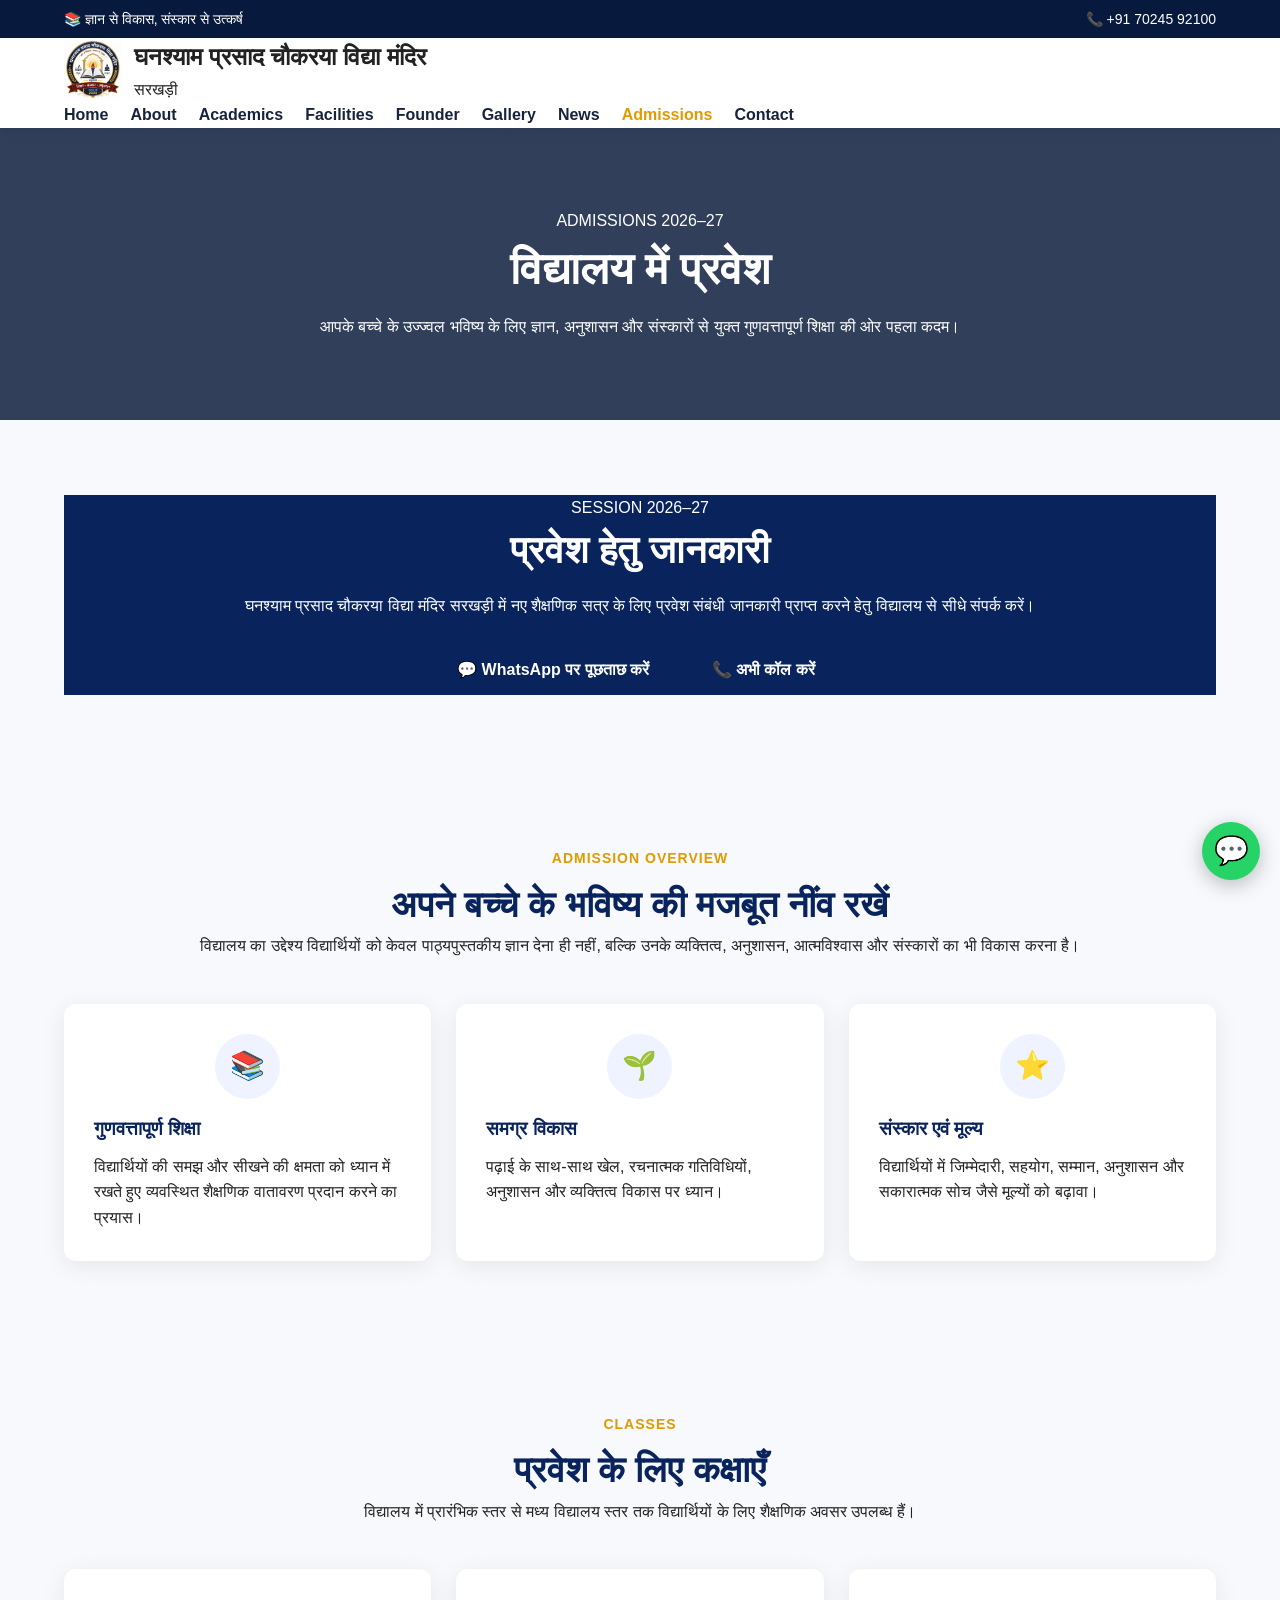
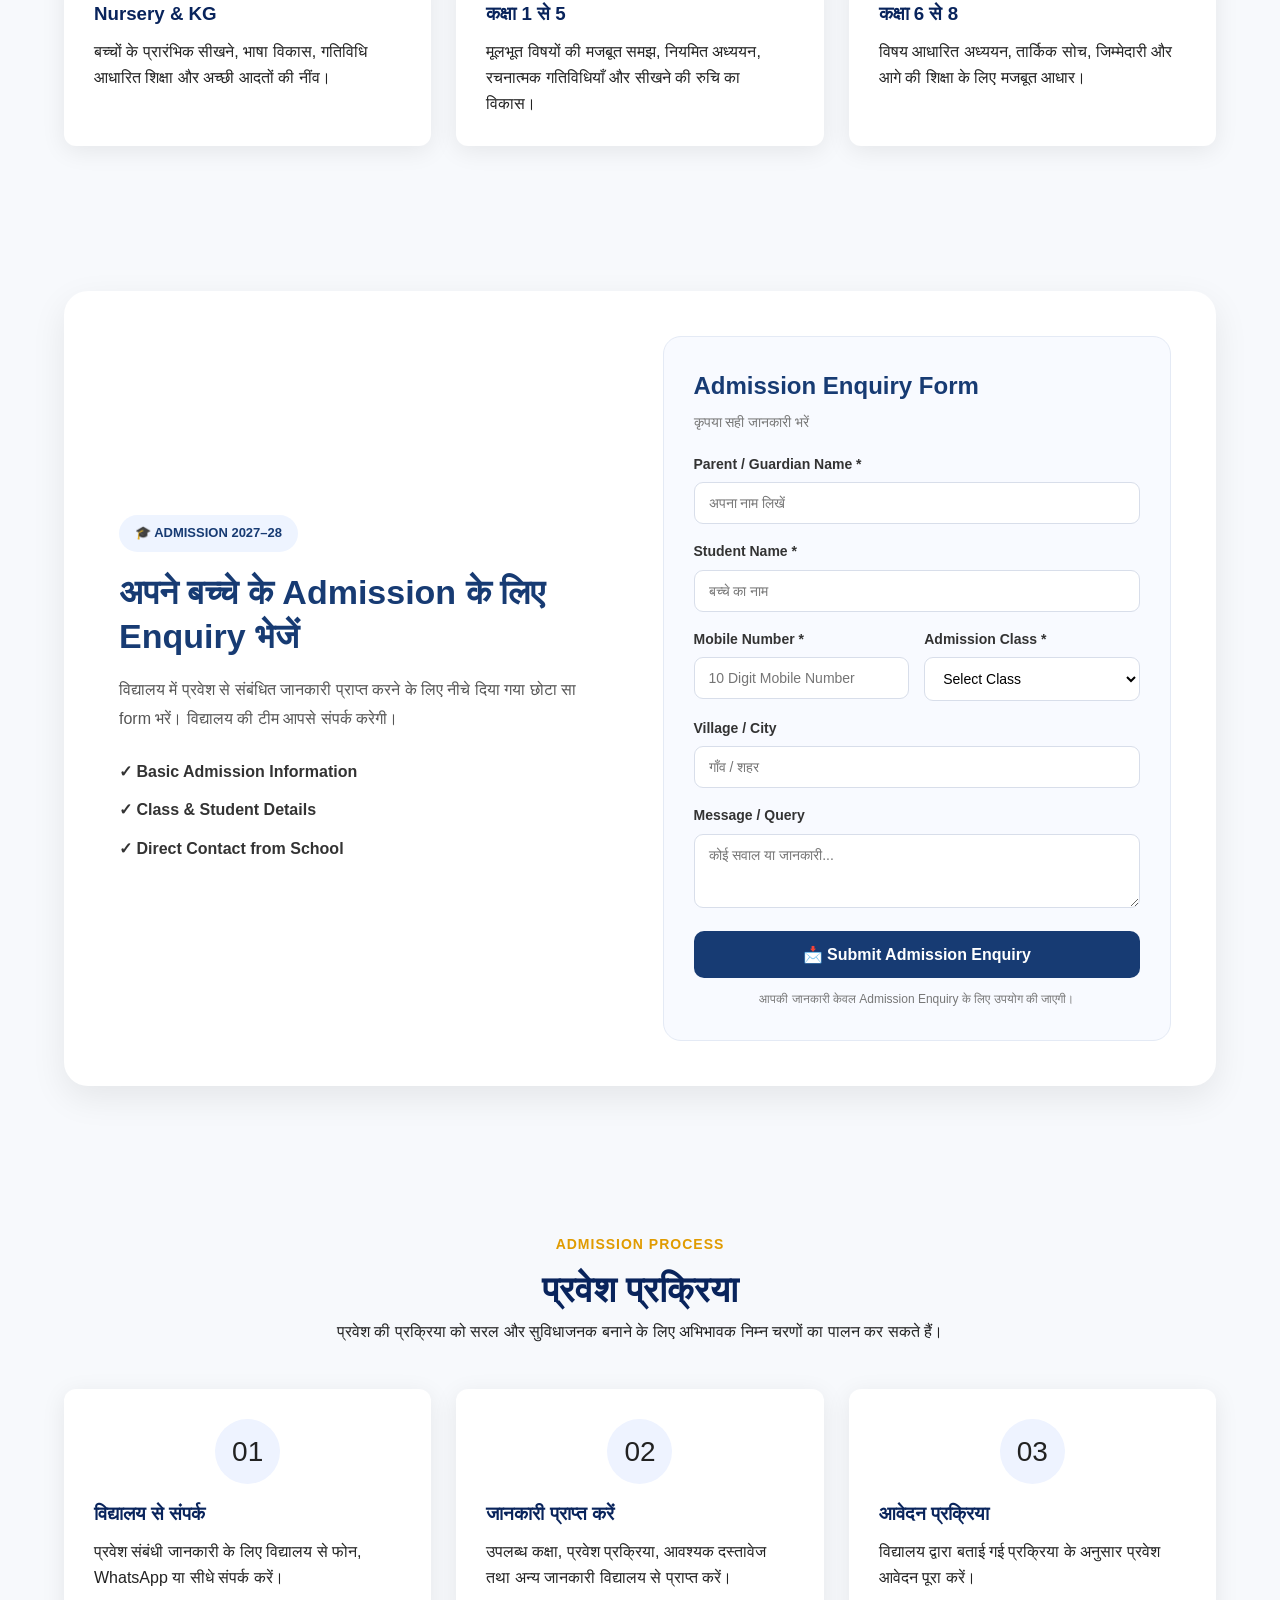
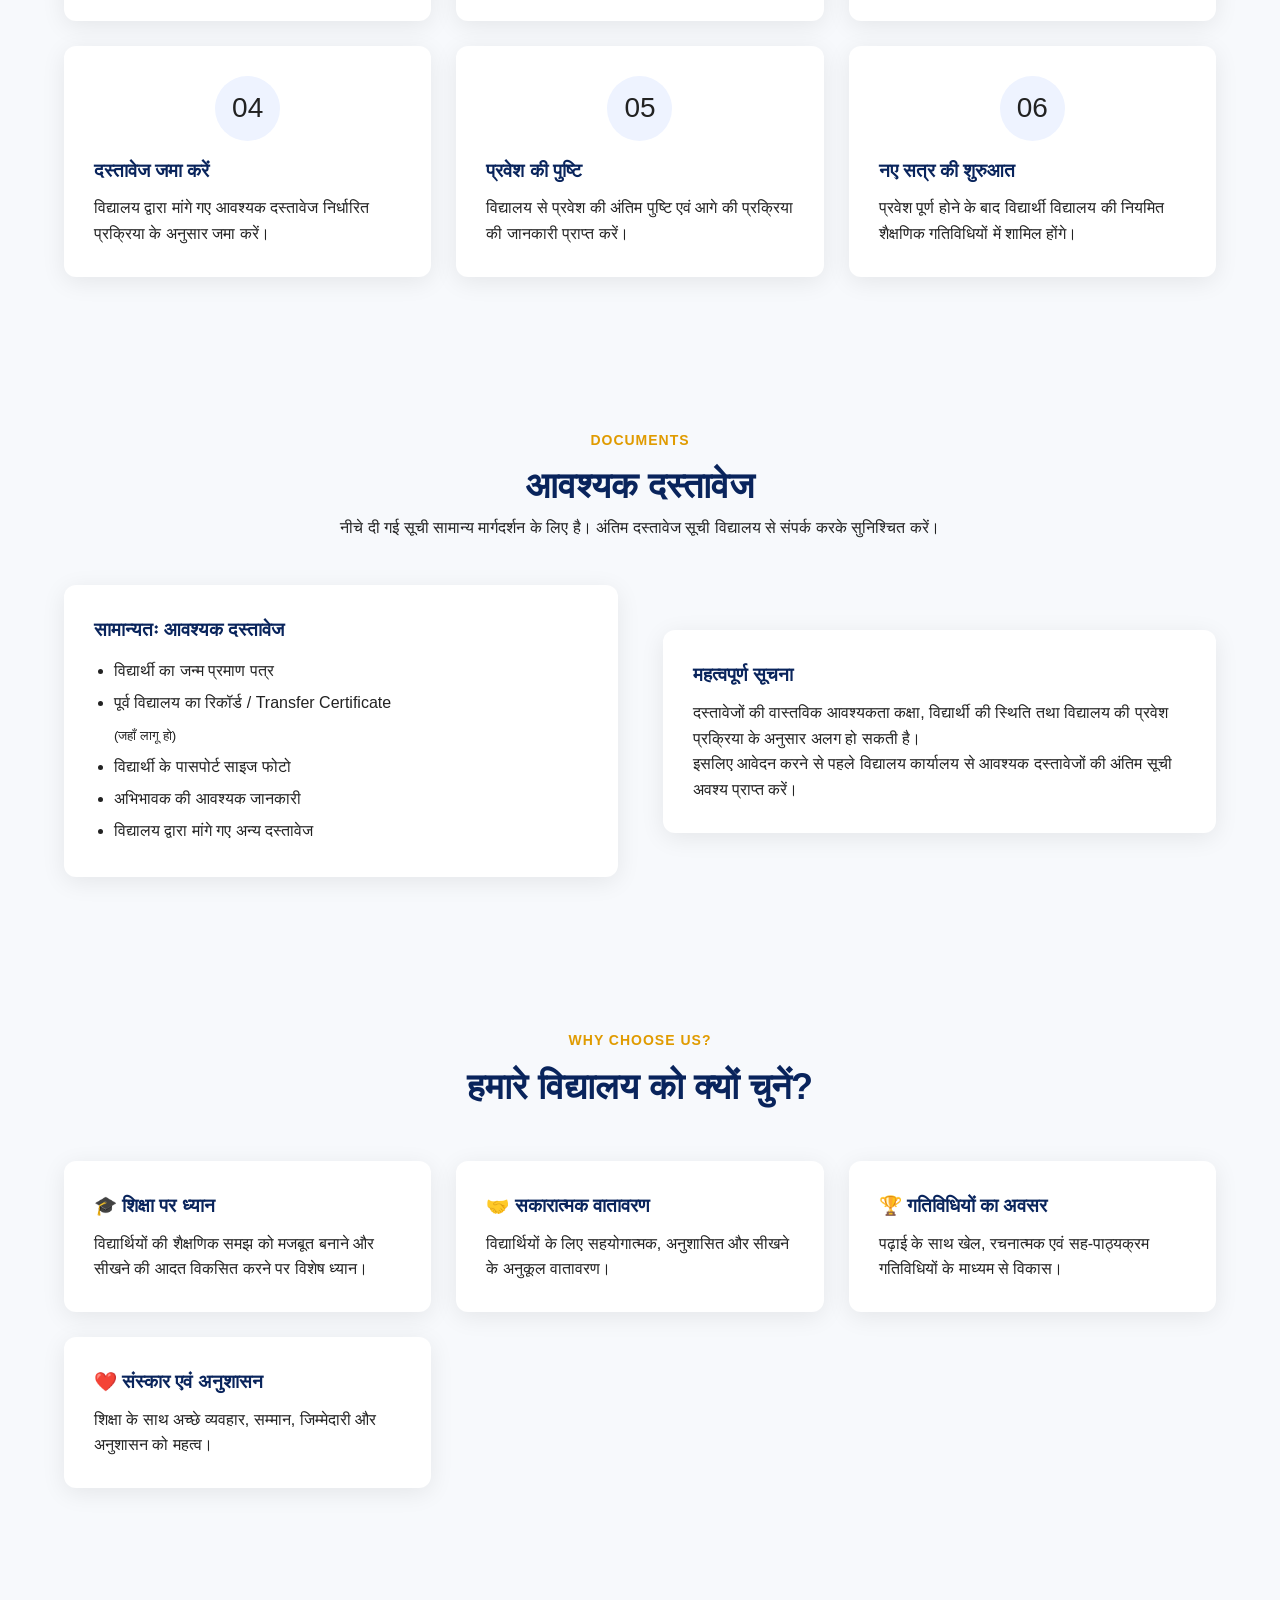
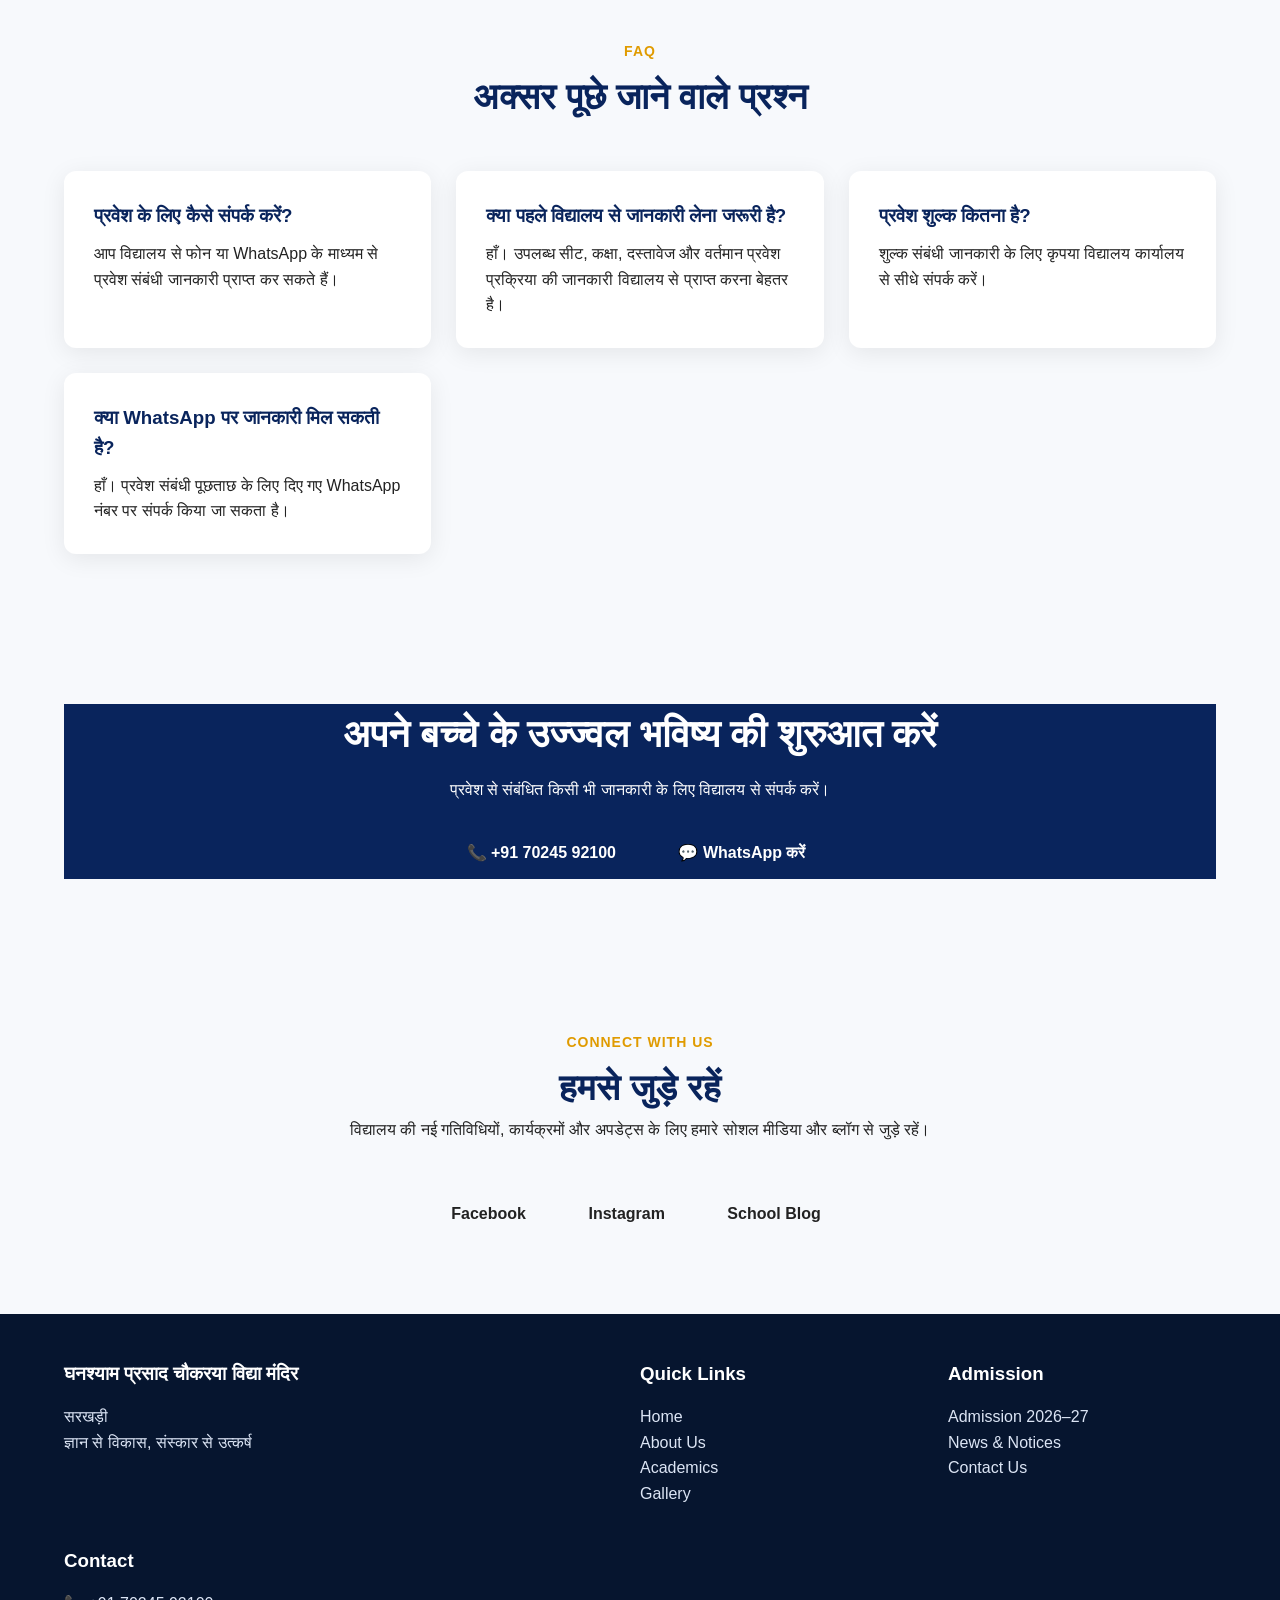
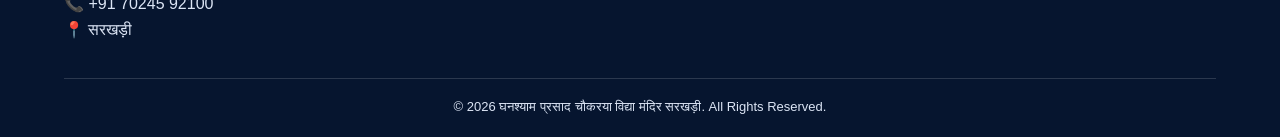
<file: admissions.html>
<!DOCTYPE html>
<html lang="hi">
<head>
  <meta charset="UTF-8">
  <meta name="viewport" content="width=device-width, initial-scale=1.0">

  <title>Admissions | घनश्याम प्रसाद चौकरया विद्या मंदिर सरखड़ी</title>

  <meta name="description" content="घनश्याम प्रसाद चौकरया विद्या मंदिर सरखड़ी में प्रवेश संबंधी जानकारी, प्रवेश प्रक्रिया, आवश्यक दस्तावेज और संपर्क विवरण।">
  <meta name="keywords" content="GPC Vidya Mandir Sarkhadi Admission, School Admission Sarkhadi, Ghanshyam Prasad Choukarya Vidya Mandir">

  <link rel="stylesheet" href="style.css">
</head>

<body>

<!-- ================= HEADER ================= -->

<header>

  <div class="topbar">
    <div class="container">
      <span>📚 ज्ञान से विकास, संस्कार से उत्कर्ष</span>
      <span>📞 +91 70245 92100</span>
    </div>
  </div>

  <nav class="navbar">

    <div class="container">

      <div class="brand">

        <img src="logo.png" alt="School Logo">

        <div>
          <h2>घनश्याम प्रसाद चौकरया विद्या मंदिर</h2>
          <p>सरखड़ी</p>
        </div>

      </div>

      <div class="nav-links">

        <a href="index.html">Home</a>
        <a href="about.html">About</a>
        <a href="academics.html">Academics</a>
        <a href="facilities.html">Facilities</a>
        <a href="founder.html">Founder</a>
        <a href="gallery.html">Gallery</a>
        <a href="news.html">News</a>
        <a href="admissions.html" class="active">Admissions</a>
        <a href="contact.html">Contact</a>

      </div>

    </div>

  </nav>

</header>


<!-- ================= PAGE HERO ================= -->

<section class="page-hero">

  <div class="container">

    <span class="hero-badge">ADMISSIONS 2026–27</span>

    <h1>विद्यालय में प्रवेश</h1>

    <p>
      आपके बच्चे के उज्ज्वल भविष्य के लिए
      ज्ञान, अनुशासन और संस्कारों से युक्त
      गुणवत्तापूर्ण शिक्षा की ओर पहला कदम।
    </p>

  </div>

</section>


<!-- ================= ADMISSION HIGHLIGHT ================= -->

<section>

  <div class="container">

    <div class="cta">

      <span class="hero-badge">SESSION 2026–27</span>

      <h2>प्रवेश हेतु जानकारी</h2>

      <p>
        घनश्याम प्रसाद चौकरया विद्या मंदिर सरखड़ी में
        नए शैक्षणिक सत्र के लिए प्रवेश संबंधी जानकारी
        प्राप्त करने हेतु विद्यालय से सीधे संपर्क करें।
      </p>

      <div style="margin-top:25px;">

        <a
          href="https://wa.me/917024592100"
          target="_blank"
          class="btn">
          💬 WhatsApp पर पूछताछ करें
        </a>

        <a
          href="tel:+917024592100"
          class="btn btn-outline">
          📞 अभी कॉल करें
        </a>

      </div>

    </div>

  </div>

</section>


<!-- ================= INTRO ================= -->

<section>

  <div class="container">

    <div class="section-title">

      <span>ADMISSION OVERVIEW</span>

      <h2>अपने बच्चे के भविष्य की मजबूत नींव रखें</h2>

      <p>
        विद्यालय का उद्देश्य विद्यार्थियों को केवल पाठ्यपुस्तकीय
        ज्ञान देना ही नहीं, बल्कि उनके व्यक्तित्व, अनुशासन,
        आत्मविश्वास और संस्कारों का भी विकास करना है।
      </p>

    </div>


    <div class="cards">

      <div class="card">

        <div class="feature-icon">📚</div>

        <h3>गुणवत्तापूर्ण शिक्षा</h3>

        <p>
          विद्यार्थियों की समझ और सीखने की क्षमता को ध्यान में रखते हुए
          व्यवस्थित शैक्षणिक वातावरण प्रदान करने का प्रयास।
        </p>

      </div>


      <div class="card">

        <div class="feature-icon">🌱</div>

        <h3>समग्र विकास</h3>

        <p>
          पढ़ाई के साथ-साथ खेल, रचनात्मक गतिविधियों,
          अनुशासन और व्यक्तित्व विकास पर ध्यान।
        </p>

      </div>


      <div class="card">

        <div class="feature-icon">⭐</div>

        <h3>संस्कार एवं मूल्य</h3>

        <p>
          विद्यार्थियों में जिम्मेदारी, सहयोग, सम्मान,
          अनुशासन और सकारात्मक सोच जैसे मूल्यों को बढ़ावा।
        </p>

      </div>

    </div>

  </div>

</section>


<!-- ================= CLASSES ================= -->

<section class="light-section">

  <div class="container">

    <div class="section-title">

      <span>CLASSES</span>

      <h2>प्रवेश के लिए कक्षाएँ</h2>

      <p>
        विद्यालय में प्रारंभिक स्तर से मध्य विद्यालय स्तर तक
        विद्यार्थियों के लिए शैक्षणिक अवसर उपलब्ध हैं।
      </p>

    </div>


    <div class="cards">

      <div class="card">

        <h3>Nursery & KG</h3>

        <p>
          बच्चों के प्रारंभिक सीखने, भाषा विकास,
          गतिविधि आधारित शिक्षा और अच्छी आदतों की नींव।
        </p>

      </div>


      <div class="card">

        <h3>कक्षा 1 से 5</h3>

        <p>
          मूलभूत विषयों की मजबूत समझ, नियमित अध्ययन,
          रचनात्मक गतिविधियाँ और सीखने की रुचि का विकास।
        </p>

      </div>


      <div class="card">

        <h3>कक्षा 6 से 8</h3>

        <p>
          विषय आधारित अध्ययन, तार्किक सोच,
          जिम्मेदारी और आगे की शिक्षा के लिए मजबूत आधार।
        </p>

      </div>

    </div>

  </div>

</section>

<!-- ================= ADMISSION ENQUIRY ================= -->

<section class="admission-enquiry">

    <div class="container">

        <div class="enquiry-box">

            <div class="enquiry-content">

                <span class="enquiry-badge">
                    🎓 ADMISSION 2027–28
                </span>

                <h2>
                    अपने बच्चे के Admission के लिए Enquiry भेजें
                </h2>

                <p>
                    विद्यालय में प्रवेश से संबंधित जानकारी प्राप्त करने के लिए
                    नीचे दिया गया छोटा सा form भरें। विद्यालय की टीम आपसे
                    संपर्क करेगी।
                </p>

                <div class="enquiry-points">

                    <div>✓ Basic Admission Information</div>

                    <div>✓ Class & Student Details</div>

                    <div>✓ Direct Contact from School</div>

                </div>

            </div>


            <div class="enquiry-form-card">

                <h3>
                    Admission Enquiry Form
                </h3>

                <p class="form-subtitle">
                    कृपया सही जानकारी भरें
                </p>


                <form id="admissionEnquiryForm">

                    <div class="form-group">

                        <label for="parentName">
                            Parent / Guardian Name *
                        </label>

                        <input
                            type="text"
                            id="parentName"
                            name="parentName"
                            placeholder="अपना नाम लिखें"
                            required
                        >

                    </div>


                    <div class="form-group">

                        <label for="studentName">
                            Student Name *
                        </label>

                        <input
                            type="text"
                            id="studentName"
                            name="studentName"
                            placeholder="बच्चे का नाम"
                            required
                        >

                    </div>


                    <div class="form-row">

                        <div class="form-group">

                            <label for="mobile">
                                Mobile Number *
                            </label>

                            <input
                                type="tel"
                                id="mobile"
                                name="mobile"
                                placeholder="10 Digit Mobile Number"
                                maxlength="10"
                                required
                            >

                        </div>


                        <div class="form-group">

                            <label for="class">
                                Admission Class *
                            </label>

                            <select
                                id="class"
                                name="class"
                                required
                            >

                                <option value="">
                                    Select Class
                                </option>

                                <option>Nursery</option>

                                <option>KG</option>

                                <option>Class 1</option>

                                <option>Class 2</option>

                                <option>Class 3</option>

                                <option>Class 4</option>

                                <option>Class 5</option>

                                <option>Class 6</option>

                                <option>Class 7</option>

                                <option>Class 8</option>

                            </select>

                        </div>

                    </div>


                    <div class="form-group">

                        <label for="location">
                            Village / City
                        </label>

                        <input
                            type="text"
                            id="location"
                            name="location"
                            placeholder="गाँव / शहर"
                        >

                    </div>


                    <div class="form-group">

                        <label for="message">
                            Message / Query
                        </label>

                        <textarea
                            id="message"
                            name="message"
                            rows="3"
                            placeholder="कोई सवाल या जानकारी..."
                        ></textarea>

                    </div>


                    <button
                        type="submit"
                        class="enquiry-submit"
                    >
                        📩 Submit Admission Enquiry
                    </button>


                    <p class="form-note">
                        आपकी जानकारी केवल Admission Enquiry के लिए उपयोग की जाएगी।
                    </p>

                </form>

            </div>

        </div>

    </div>

</section>
<!-- ================= ADMISSION PROCESS ================= -->

<section>

  <div class="container">

    <div class="section-title">

      <span>ADMISSION PROCESS</span>

      <h2>प्रवेश प्रक्रिया</h2>

      <p>
        प्रवेश की प्रक्रिया को सरल और सुविधाजनक बनाने के लिए
        अभिभावक निम्न चरणों का पालन कर सकते हैं।
      </p>

    </div>


    <div class="cards">

      <div class="card">

        <div class="feature-icon">01</div>

        <h3>विद्यालय से संपर्क</h3>

        <p>
          प्रवेश संबंधी जानकारी के लिए विद्यालय से फोन,
          WhatsApp या सीधे संपर्क करें।
        </p>

      </div>


      <div class="card">

        <div class="feature-icon">02</div>

        <h3>जानकारी प्राप्त करें</h3>

        <p>
          उपलब्ध कक्षा, प्रवेश प्रक्रिया, आवश्यक दस्तावेज
          तथा अन्य जानकारी विद्यालय से प्राप्त करें।
        </p>

      </div>


      <div class="card">

        <div class="feature-icon">03</div>

        <h3>आवेदन प्रक्रिया</h3>

        <p>
          विद्यालय द्वारा बताई गई प्रक्रिया के अनुसार
          प्रवेश आवेदन पूरा करें।
        </p>

      </div>


      <div class="card">

        <div class="feature-icon">04</div>

        <h3>दस्तावेज जमा करें</h3>

        <p>
          विद्यालय द्वारा मांगे गए आवश्यक दस्तावेज
          निर्धारित प्रक्रिया के अनुसार जमा करें।
        </p>

      </div>


      <div class="card">

        <div class="feature-icon">05</div>

        <h3>प्रवेश की पुष्टि</h3>

        <p>
          विद्यालय से प्रवेश की अंतिम पुष्टि एवं
          आगे की प्रक्रिया की जानकारी प्राप्त करें।
        </p>

      </div>


      <div class="card">

        <div class="feature-icon">06</div>

        <h3>नए सत्र की शुरुआत</h3>

        <p>
          प्रवेश पूर्ण होने के बाद विद्यार्थी
          विद्यालय की नियमित शैक्षणिक गतिविधियों में शामिल होंगे।
        </p>

      </div>

    </div>

  </div>

</section>


<!-- ================= DOCUMENTS ================= -->

<section class="light-section">

  <div class="container">

    <div class="section-title">

      <span>DOCUMENTS</span>

      <h2>आवश्यक दस्तावेज</h2>

      <p>
        नीचे दी गई सूची सामान्य मार्गदर्शन के लिए है।
        अंतिम दस्तावेज सूची विद्यालय से संपर्क करके सुनिश्चित करें।
      </p>

    </div>


    <div class="about-grid">

      <div class="card">

        <h3>सामान्यतः आवश्यक दस्तावेज</h3>

        <ul style="line-height:2; padding-left:20px;">

          <li>विद्यार्थी का जन्म प्रमाण पत्र</li>

          <li>पूर्व विद्यालय का रिकॉर्ड / Transfer Certificate
          <br>
          <small>(जहाँ लागू हो)</small>
          </li>

          <li>विद्यार्थी के पासपोर्ट साइज फोटो</li>

          <li>अभिभावक की आवश्यक जानकारी</li>

          <li>विद्यालय द्वारा मांगे गए अन्य दस्तावेज</li>

        </ul>

      </div>


      <div class="card">

        <h3>महत्वपूर्ण सूचना</h3>

        <p>
          दस्तावेजों की वास्तविक आवश्यकता कक्षा,
          विद्यार्थी की स्थिति तथा विद्यालय की प्रवेश प्रक्रिया
          के अनुसार अलग हो सकती है।
        </p>

        <p>
          इसलिए आवेदन करने से पहले विद्यालय कार्यालय से
          आवश्यक दस्तावेजों की अंतिम सूची अवश्य प्राप्त करें।
        </p>

      </div>

    </div>

  </div>

</section>                     
                          
  <!-- ================= WHY SCHOOL ================= -->

<section>

  <div class="container">

    <div class="section-title">

      <span>WHY CHOOSE US?</span>

      <h2>हमारे विद्यालय को क्यों चुनें?</h2>

    </div>


    <div class="cards">

      <div class="card">

        <h3>🎓 शिक्षा पर ध्यान</h3>

        <p>
          विद्यार्थियों की शैक्षणिक समझ को मजबूत बनाने
          और सीखने की आदत विकसित करने पर विशेष ध्यान।
        </p>

      </div>


      <div class="card">

        <h3>🤝 सकारात्मक वातावरण</h3>

        <p>
          विद्यार्थियों के लिए सहयोगात्मक,
          अनुशासित और सीखने के अनुकूल वातावरण।
        </p>

      </div>


      <div class="card">

        <h3>🏆 गतिविधियों का अवसर</h3>

        <p>
          पढ़ाई के साथ खेल, रचनात्मक एवं
          सह-पाठ्यक्रम गतिविधियों के माध्यम से विकास।
        </p>

      </div>


      <div class="card">

        <h3>❤️ संस्कार एवं अनुशासन</h3>

        <p>
          शिक्षा के साथ अच्छे व्यवहार, सम्मान,
          जिम्मेदारी और अनुशासन को महत्व।
        </p>

      </div>

    </div>

  </div>

</section>


<!-- ================= FAQ ================= -->

<section class="light-section">

  <div class="container">

    <div class="section-title">

      <span>FAQ</span>

      <h2>अक्सर पूछे जाने वाले प्रश्न</h2>

    </div>


    <div class="cards">

      <div class="card">

        <h3>प्रवेश के लिए कैसे संपर्क करें?</h3>

        <p>
          आप विद्यालय से फोन या WhatsApp के माध्यम से
          प्रवेश संबंधी जानकारी प्राप्त कर सकते हैं।
        </p>

      </div>


      <div class="card">

        <h3>क्या पहले विद्यालय से जानकारी लेना जरूरी है?</h3>

        <p>
          हाँ। उपलब्ध सीट, कक्षा, दस्तावेज और वर्तमान
          प्रवेश प्रक्रिया की जानकारी विद्यालय से प्राप्त करना बेहतर है।
        </p>

      </div>


      <div class="card">

        <h3>प्रवेश शुल्क कितना है?</h3>

        <p>
          शुल्क संबंधी जानकारी के लिए कृपया विद्यालय
          कार्यालय से सीधे संपर्क करें।
        </p>

      </div>


      <div class="card">

        <h3>क्या WhatsApp पर जानकारी मिल सकती है?</h3>

        <p>
          हाँ। प्रवेश संबंधी पूछताछ के लिए दिए गए
          WhatsApp नंबर पर संपर्क किया जा सकता है।
        </p>

      </div>

    </div>

  </div>

</section>


<!-- ================= CONTACT CTA ================= -->

<section>

  <div class="container">

    <div class="cta">

      <h2>अपने बच्चे के उज्ज्वल भविष्य की शुरुआत करें</h2>

      <p>
        प्रवेश से संबंधित किसी भी जानकारी के लिए
        विद्यालय से संपर्क करें।
      </p>

      <div style="margin-top:25px;">

        <a
          href="tel:+917024592100"
          class="btn">
          📞 +91 70245 92100
        </a>

        <a
          href="https://wa.me/917024592100"
          target="_blank"
          class="btn btn-outline">
          💬 WhatsApp करें
        </a>

      </div>

    </div>

  </div>

</section>


<!-- ================= SOCIAL ================= -->

<section class="light-section">

  <div class="container">

    <div class="section-title">

      <span>CONNECT WITH US</span>

      <h2>हमसे जुड़े रहें</h2>

      <p>
        विद्यालय की नई गतिविधियों, कार्यक्रमों और अपडेट्स
        के लिए हमारे सोशल मीडिया और ब्लॉग से जुड़े रहें।
      </p>

    </div>


    <div style="text-align:center;">

      <a
        href="https://www.facebook.com/profile.php?id=61590847181923"
        target="_blank"
        class="btn">
        Facebook
      </a>

      <a
        href="https://www.instagram.com/g.p.c_vidhya_mandir_sarkhadi?stkn=NDV6NWd6Y3VtcXJu"
        target="_blank"
        class="btn">
        Instagram
      </a>

      <a
        href="http://gpcvidhyamandir.blogspot.com/"
        target="_blank"
        class="btn">
        School Blog
      </a>

    </div>

  </div>

</section>


<!-- ================= FOOTER ================= -->

<footer>

  <div class="container">

    <div class="footer-grid">

      <div>

        <h3>घनश्याम प्रसाद चौकरया विद्या मंदिर</h3>

        <p>
          सरखड़ी
        </p>

        <p>
          ज्ञान से विकास, संस्कार से उत्कर्ष
        </p>

      </div>


      <div>

        <h3>Quick Links</h3>

        <p><a href="index.html">Home</a></p>
        <p><a href="about.html">About Us</a></p>
        <p><a href="academics.html">Academics</a></p>
        <p><a href="gallery.html">Gallery</a></p>

      </div>


      <div>

        <h3>Admission</h3>

        <p><a href="admissions.html">Admission 2026–27</a></p>
        <p><a href="news.html">News & Notices</a></p>
        <p><a href="contact.html">Contact Us</a></p>

      </div>


      <div>

        <h3>Contact</h3>

        <p>📞 +91 70245 92100</p>
        <p>📍 सरखड़ी</p>

      </div>

    </div>


    <div class="copyright">

      © <span data-year></span>
      घनश्याम प्रसाद चौकरया विद्या मंदिर सरखड़ी.
      All Rights Reserved.

    </div>

  </div>

</footer>


<!-- ================= WHATSAPP ================= -->

<a
  href="https://wa.me/917024592100"
  class="whatsapp"
  target="_blank"
  aria-label="WhatsApp">
  💬
</a>


<script src="script.js"></script>

</body>
</html>
</file>
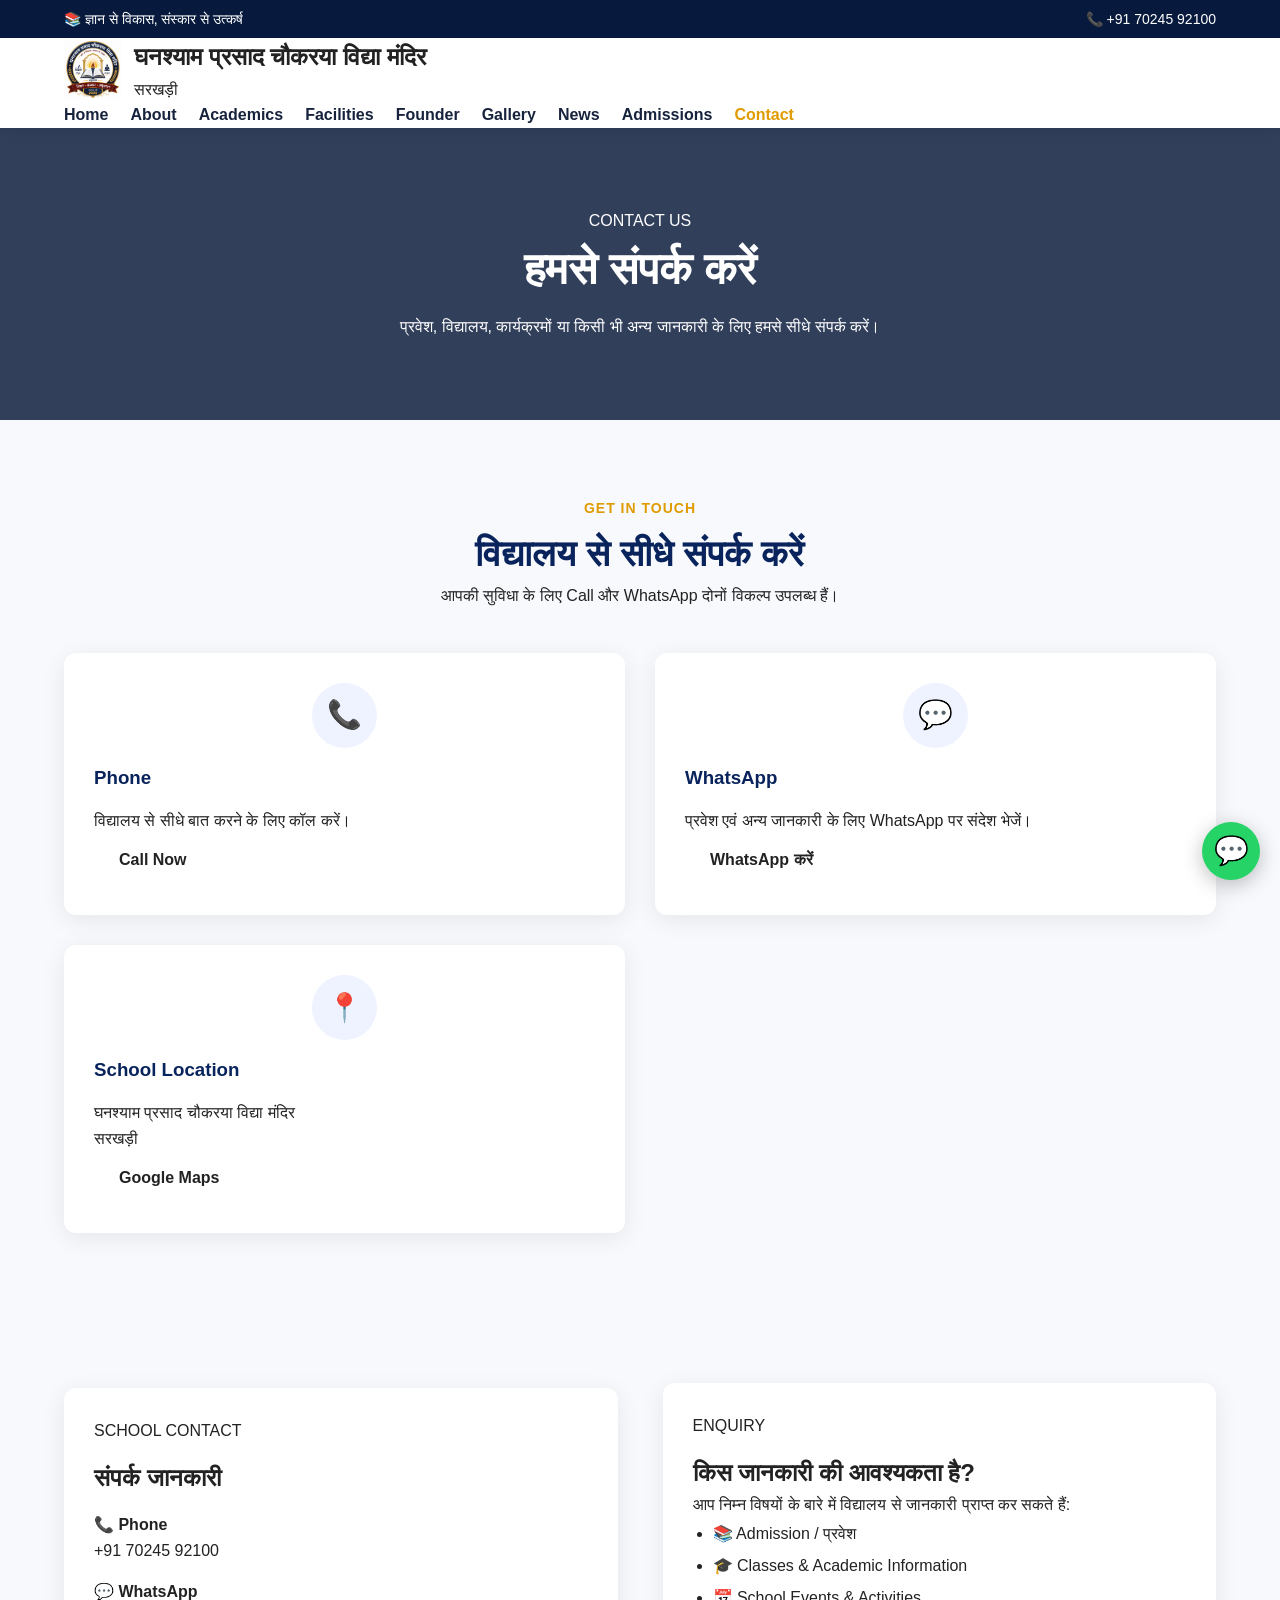
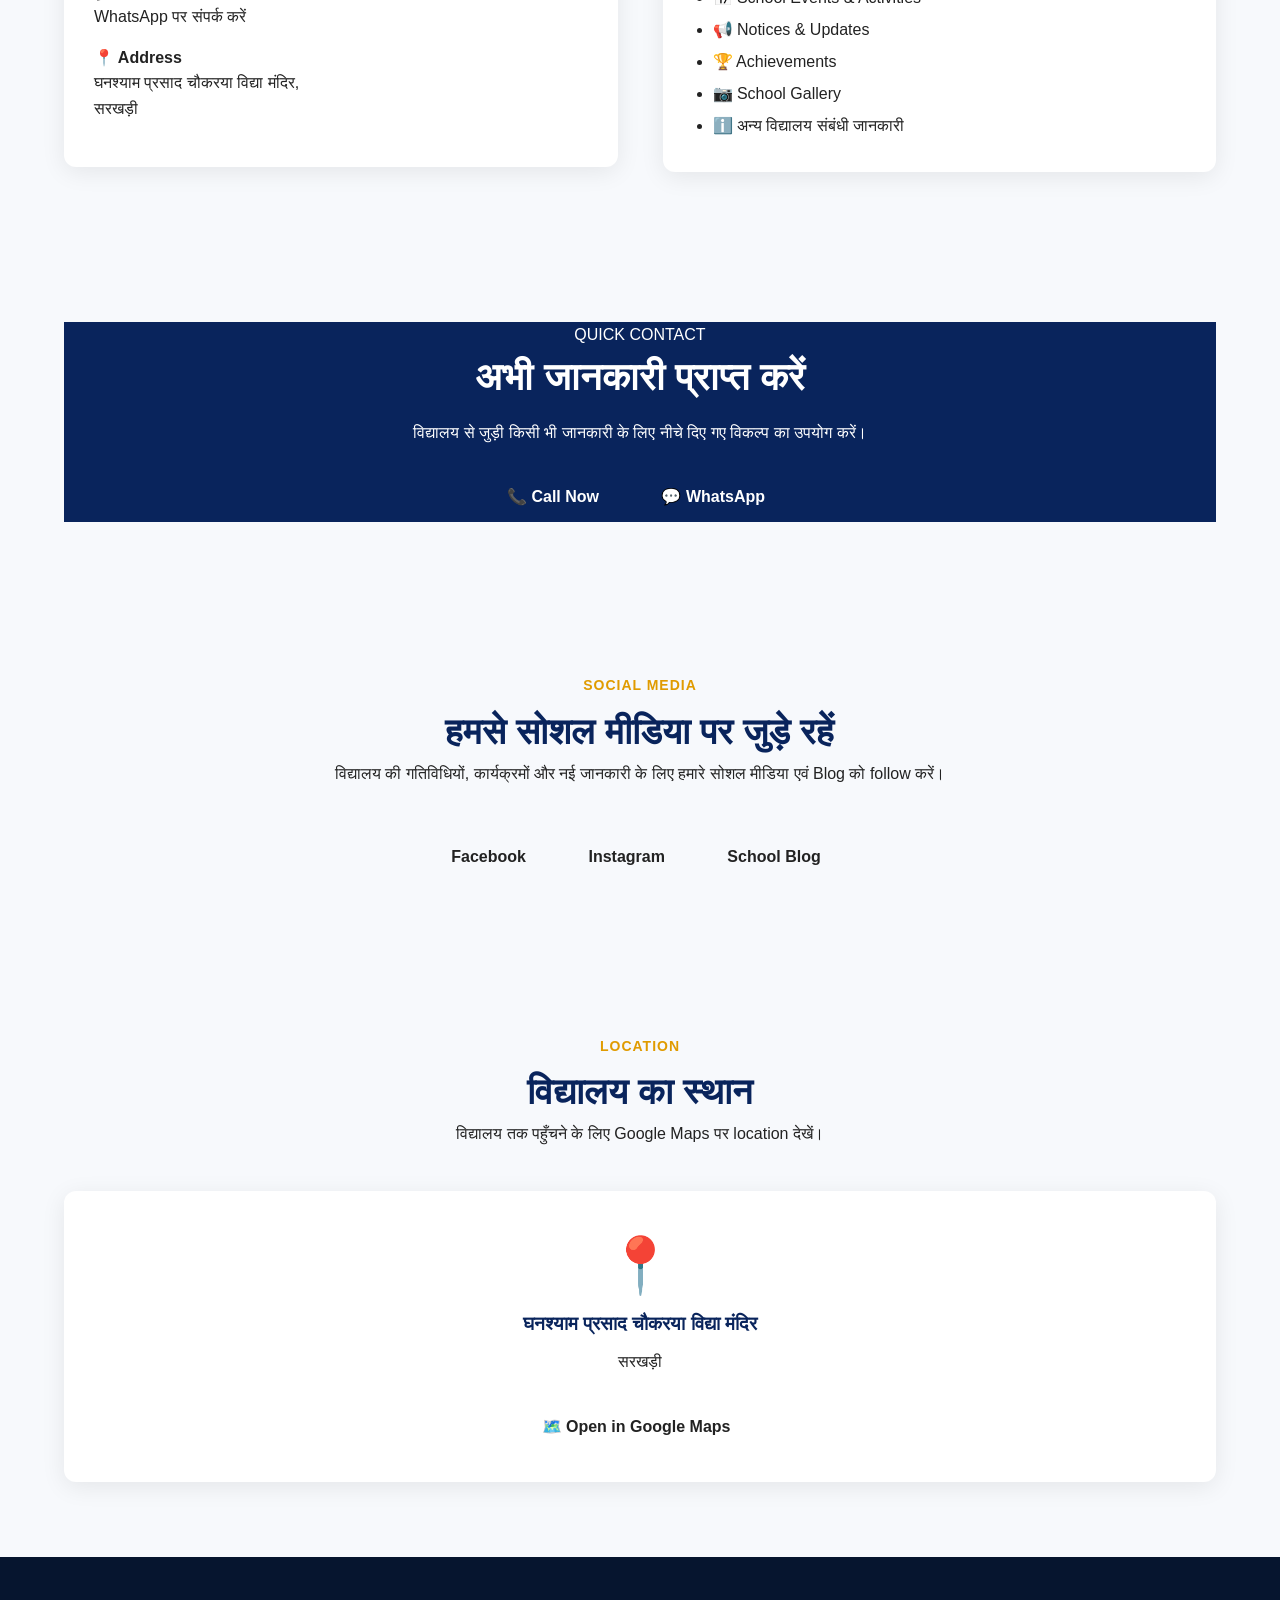
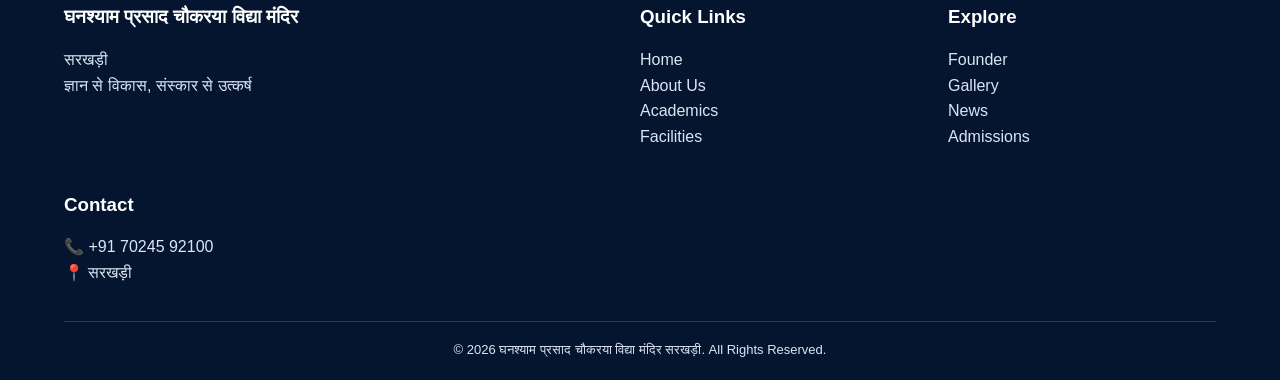
<file: contact.html>
<!DOCTYPE html>
<html lang="hi">
<head>
  <meta charset="UTF-8">
  <meta name="viewport" content="width=device-width, initial-scale=1.0">

  <title>Contact Us | घनश्याम प्रसाद चौकरया विद्या मंदिर सरखड़ी</title>

  <meta name="description" content="घनश्याम प्रसाद चौकरया विद्या मंदिर सरखड़ी से संपर्क करें। फोन, WhatsApp, सोशल मीडिया और विद्यालय की location की जानकारी।">

  <link rel="stylesheet" href="style.css">
</head>

<body>

<!-- ================= HEADER ================= -->

<header>

  <div class="topbar">
    <div class="container">
      <span>📚 ज्ञान से विकास, संस्कार से उत्कर्ष</span>
      <span>📞 +91 70245 92100</span>
    </div>
  </div>

  <nav class="navbar">

    <div class="container">

      <div class="brand">

        <img src="logo.png" alt="School Logo">

        <div>
          <h2>घनश्याम प्रसाद चौकरया विद्या मंदिर</h2>
          <p>सरखड़ी</p>
        </div>

      </div>

      <div class="nav-links">

        <a href="index.html">Home</a>
        <a href="about.html">About</a>
        <a href="academics.html">Academics</a>
        <a href="facilities.html">Facilities</a>
        <a href="founder.html">Founder</a>
        <a href="gallery.html">Gallery</a>
        <a href="news.html">News</a>
        <a href="admissions.html">Admissions</a>
        <a href="contact.html" class="active">Contact</a>

      </div>

    </div>

  </nav>

</header>


<!-- ================= PAGE HERO ================= -->

<section class="page-hero">

  <div class="container">

    <span class="hero-badge">CONTACT US</span>

    <h1>हमसे संपर्क करें</h1>

    <p>
      प्रवेश, विद्यालय, कार्यक्रमों या किसी भी अन्य जानकारी के लिए
      हमसे सीधे संपर्क करें।
    </p>

  </div>

</section>


<!-- ================= CONTACT CARDS ================= -->

<section>

  <div class="container">

    <div class="section-title">

      <span>GET IN TOUCH</span>

      <h2>विद्यालय से सीधे संपर्क करें</h2>

      <p>
        आपकी सुविधा के लिए Call और WhatsApp दोनों विकल्प उपलब्ध हैं।
      </p>

    </div>


    <div class="contact-grid">


      <!-- CALL -->

      <div class="contact-card">

        <div class="feature-icon">📞</div>

        <h3>Phone</h3>

        <p>
          विद्यालय से सीधे बात करने के लिए कॉल करें।
        </p>

        <a
          href="tel:+917024592100"
          class="btn">
          Call Now
        </a>

      </div>


      <!-- WHATSAPP -->

      <div class="contact-card">

        <div class="feature-icon">💬</div>

        <h3>WhatsApp</h3>

        <p>
          प्रवेश एवं अन्य जानकारी के लिए WhatsApp पर संदेश भेजें।
        </p>

        <a
          href="https://wa.me/917024592100"
          target="_blank"
          class="btn">
          WhatsApp करें
        </a>

      </div>


      <!-- LOCATION -->

      <div class="contact-card">

        <div class="feature-icon">📍</div>

        <h3>School Location</h3>

        <p>
          घनश्याम प्रसाद चौकरया विद्या मंदिर<br>
          सरखड़ी
        </p>

        <a
          href="https://www.google.com/maps/search/?api=1&query=Ghanshyam+Prasad+Choukarya+Vidya+Mandir+Sarkhadi"
          target="_blank"
          class="btn">
          Google Maps
        </a>

      </div>


    </div>

  </div>

</section>


<!-- ================= CONTACT INFORMATION ================= -->

<section class="light-section">

  <div class="container">

    <div class="about-grid">


      <div class="card">

        <span class="hero-badge">SCHOOL CONTACT</span>

        <h2 style="margin-top:15px;">
          संपर्क जानकारी
        </h2>

        <div class="contact-item">

          <strong>📞 Phone</strong>

          <p>
            <a href="tel:+917024592100">
              +91 70245 92100
            </a>
          </p>

        </div>


        <div class="contact-item">

          <strong>💬 WhatsApp</strong>

          <p>
            <a
              href="https://wa.me/917024592100"
              target="_blank">
              WhatsApp पर संपर्क करें
            </a>
          </p>

        </div>


        <div class="contact-item">

          <strong>📍 Address</strong>

          <p>
            घनश्याम प्रसाद चौकरया विद्या मंदिर,<br>
            सरखड़ी
          </p>

        </div>


      </div>


      <div class="card">

        <span class="hero-badge">ENQUIRY</span>

        <h2 style="margin-top:15px;">
          किस जानकारी की आवश्यकता है?
        </h2>

        <p>
          आप निम्न विषयों के बारे में विद्यालय से जानकारी प्राप्त कर सकते हैं:
        </p>

        <ul style="line-height:2; padding-left:20px;">

          <li>📚 Admission / प्रवेश</li>

          <li>🎓 Classes & Academic Information</li>

          <li>📅 School Events & Activities</li>

          <li>📢 Notices & Updates</li>

          <li>🏆 Achievements</li>

          <li>📷 School Gallery</li>

          <li>ℹ️ अन्य विद्यालय संबंधी जानकारी</li>

        </ul>

      </div>


    </div>

  </div>

</section>


<!-- ================= QUICK CONTACT ================= -->

<section>

  <div class="container">

    <div class="cta">

      <span class="hero-badge">QUICK CONTACT</span>

      <h2>अभी जानकारी प्राप्त करें</h2>

      <p>
        विद्यालय से जुड़ी किसी भी जानकारी के लिए
        नीचे दिए गए विकल्प का उपयोग करें।
      </p>

      <div style="margin-top:25px;">

        <a
          href="tel:+917024592100"
          class="btn">
          📞 Call Now
        </a>

        <a
          href="https://wa.me/917024592100"
          target="_blank"
          class="btn btn-outline">
          💬 WhatsApp
        </a>

      </div>

    </div>

  </div>

</section>


<!-- ================= SOCIAL MEDIA ================= -->

<section class="light-section">

  <div class="container">

    <div class="section-title">

      <span>SOCIAL MEDIA</span>

      <h2>हमसे सोशल मीडिया पर जुड़े रहें</h2>

      <p>
        विद्यालय की गतिविधियों, कार्यक्रमों और नई जानकारी के
        लिए हमारे सोशल मीडिया एवं Blog को follow करें।
      </p>

    </div>


    <div style="text-align:center;">

      <a
        href="https://www.facebook.com/profile.php?id=61590847181923"
        target="_blank"
        class="btn">
        Facebook
      </a>


      <a
        href="https://www.instagram.com/g.p.c_vidhya_mandir_sarkhadi?stkn=NDV6NWd6Y3VtcXJu"
        target="_blank"
        class="btn">
        Instagram
      </a>


      <a
        href="http://gpcvidhyamandir.blogspot.com/"
        target="_blank"
        class="btn">
        School Blog
      </a>

    </div>

  </div>

</section>


<!-- ================= MAP ================= -->

<section>

  <div class="container">

    <div class="section-title">

      <span>LOCATION</span>

      <h2>विद्यालय का स्थान</h2>

      <p>
        विद्यालय तक पहुँचने के लिए Google Maps पर location देखें।
      </p>

    </div>


    <div class="card" style="text-align:center;">

      <div style="font-size:55px;">
        📍
      </div>

      <h3>
        घनश्याम प्रसाद चौकरया विद्या मंदिर
      </h3>

      <p>
        सरखड़ी
      </p>

      <br>

      <a
        href="https://www.google.com/maps/search/?api=1&query=Ghanshyam+Prasad+Choukarya+Vidya+Mandir+Sarkhadi"
        target="_blank"
        class="btn">
        🗺️ Open in Google Maps
      </a>

    </div>

  </div>

</section>


<!-- ================= FOOTER ================= -->

<footer>

  <div class="container">

    <div class="footer-grid">


      <div>

        <h3>घनश्याम प्रसाद चौकरया विद्या मंदिर</h3>

        <p>सरखड़ी</p>

        <p>
          ज्ञान से विकास, संस्कार से उत्कर्ष
        </p>

      </div>


      <div>

        <h3>Quick Links</h3>

        <p><a href="index.html">Home</a></p>
        <p><a href="about.html">About Us</a></p>
        <p><a href="academics.html">Academics</a></p>
        <p><a href="facilities.html">Facilities</a></p>

      </div>


      <div>

        <h3>Explore</h3>

        <p><a href="founder.html">Founder</a></p>
        <p><a href="gallery.html">Gallery</a></p>
        <p><a href="news.html">News</a></p>
        <p><a href="admissions.html">Admissions</a></p>

      </div>


      <div>

        <h3>Contact</h3>

        <p>📞 +91 70245 92100</p>

        <p>📍 सरखड़ी</p>

      </div>


    </div>


    <div class="copyright">

      © <span data-year></span>
      घनश्याम प्रसाद चौकरया विद्या मंदिर सरखड़ी.
      All Rights Reserved.

    </div>

  </div>

</footer>


<!-- ================= FLOATING WHATSAPP ================= -->

<a
  href="https://wa.me/917024592100"
  class="whatsapp"
  target="_blank"
  aria-label="WhatsApp">
  💬
</a>


<script src="script.js"></script>

</body>
</html>
</file>
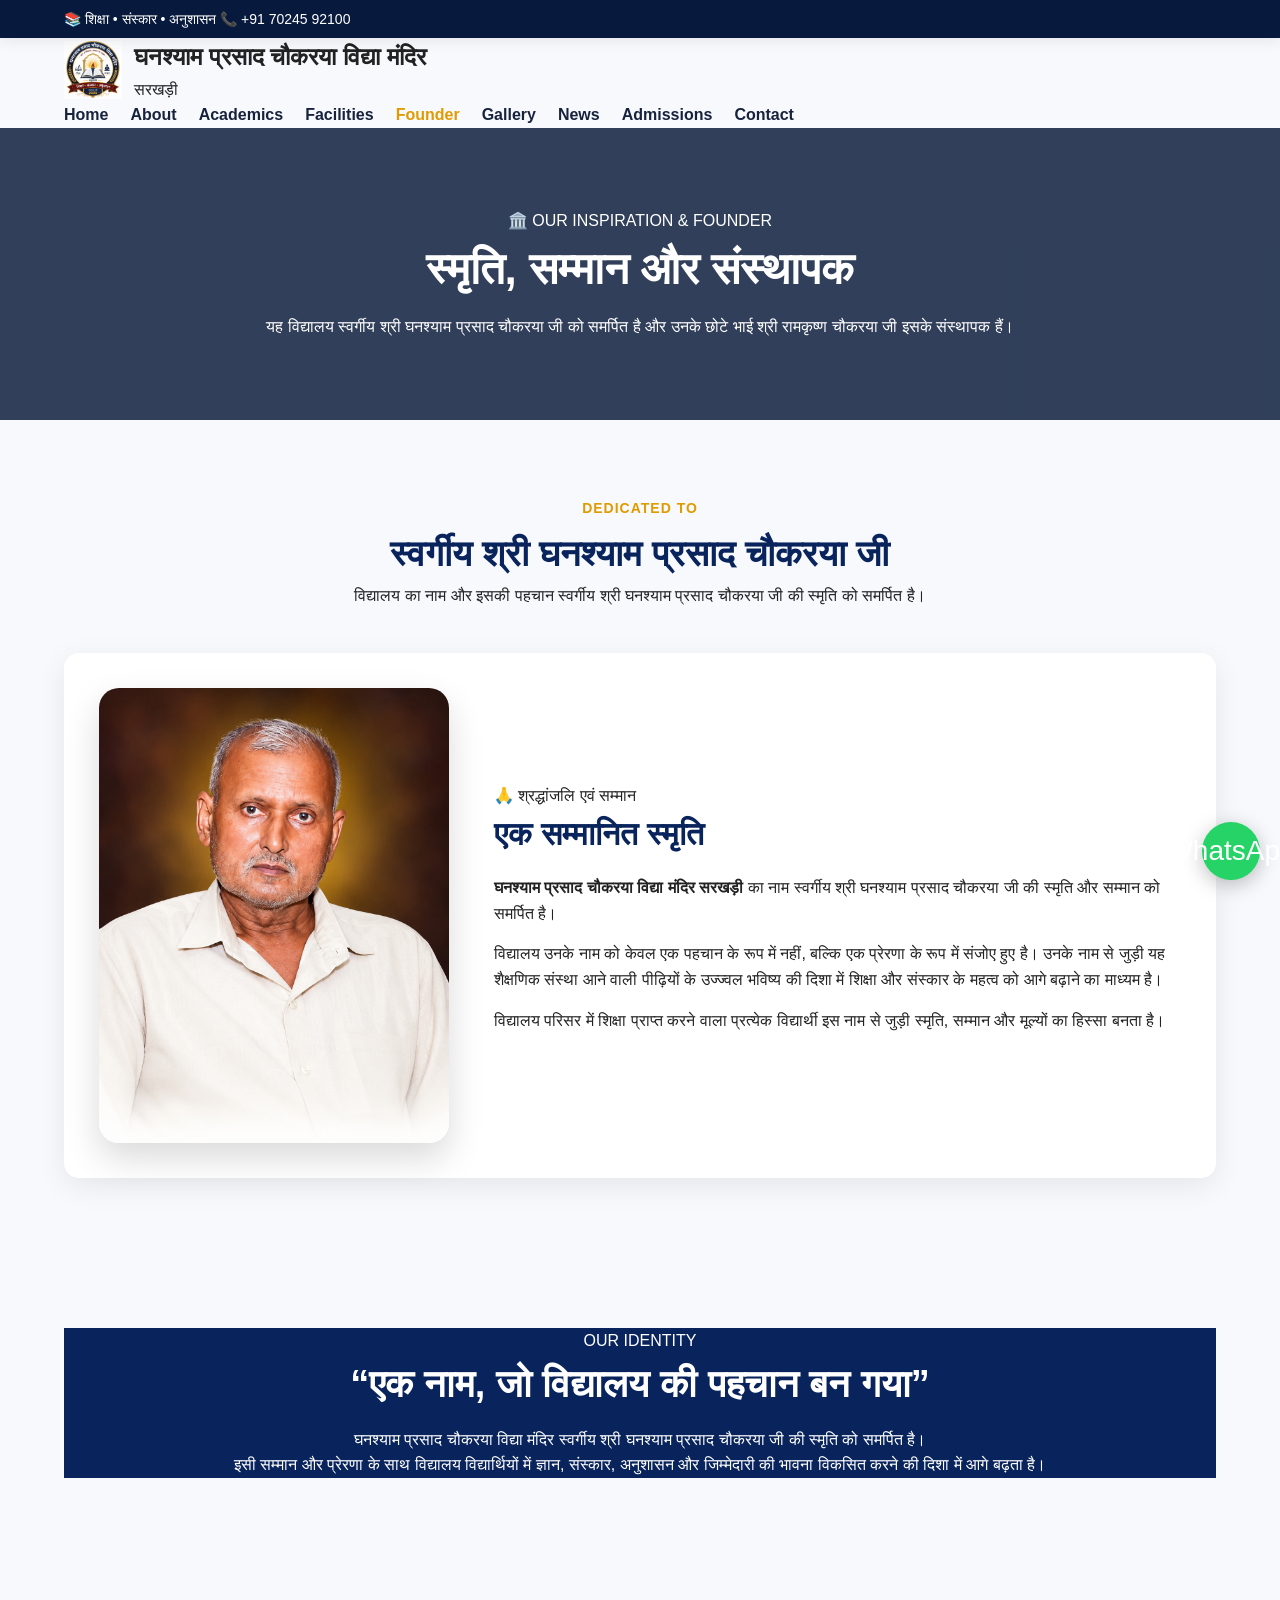
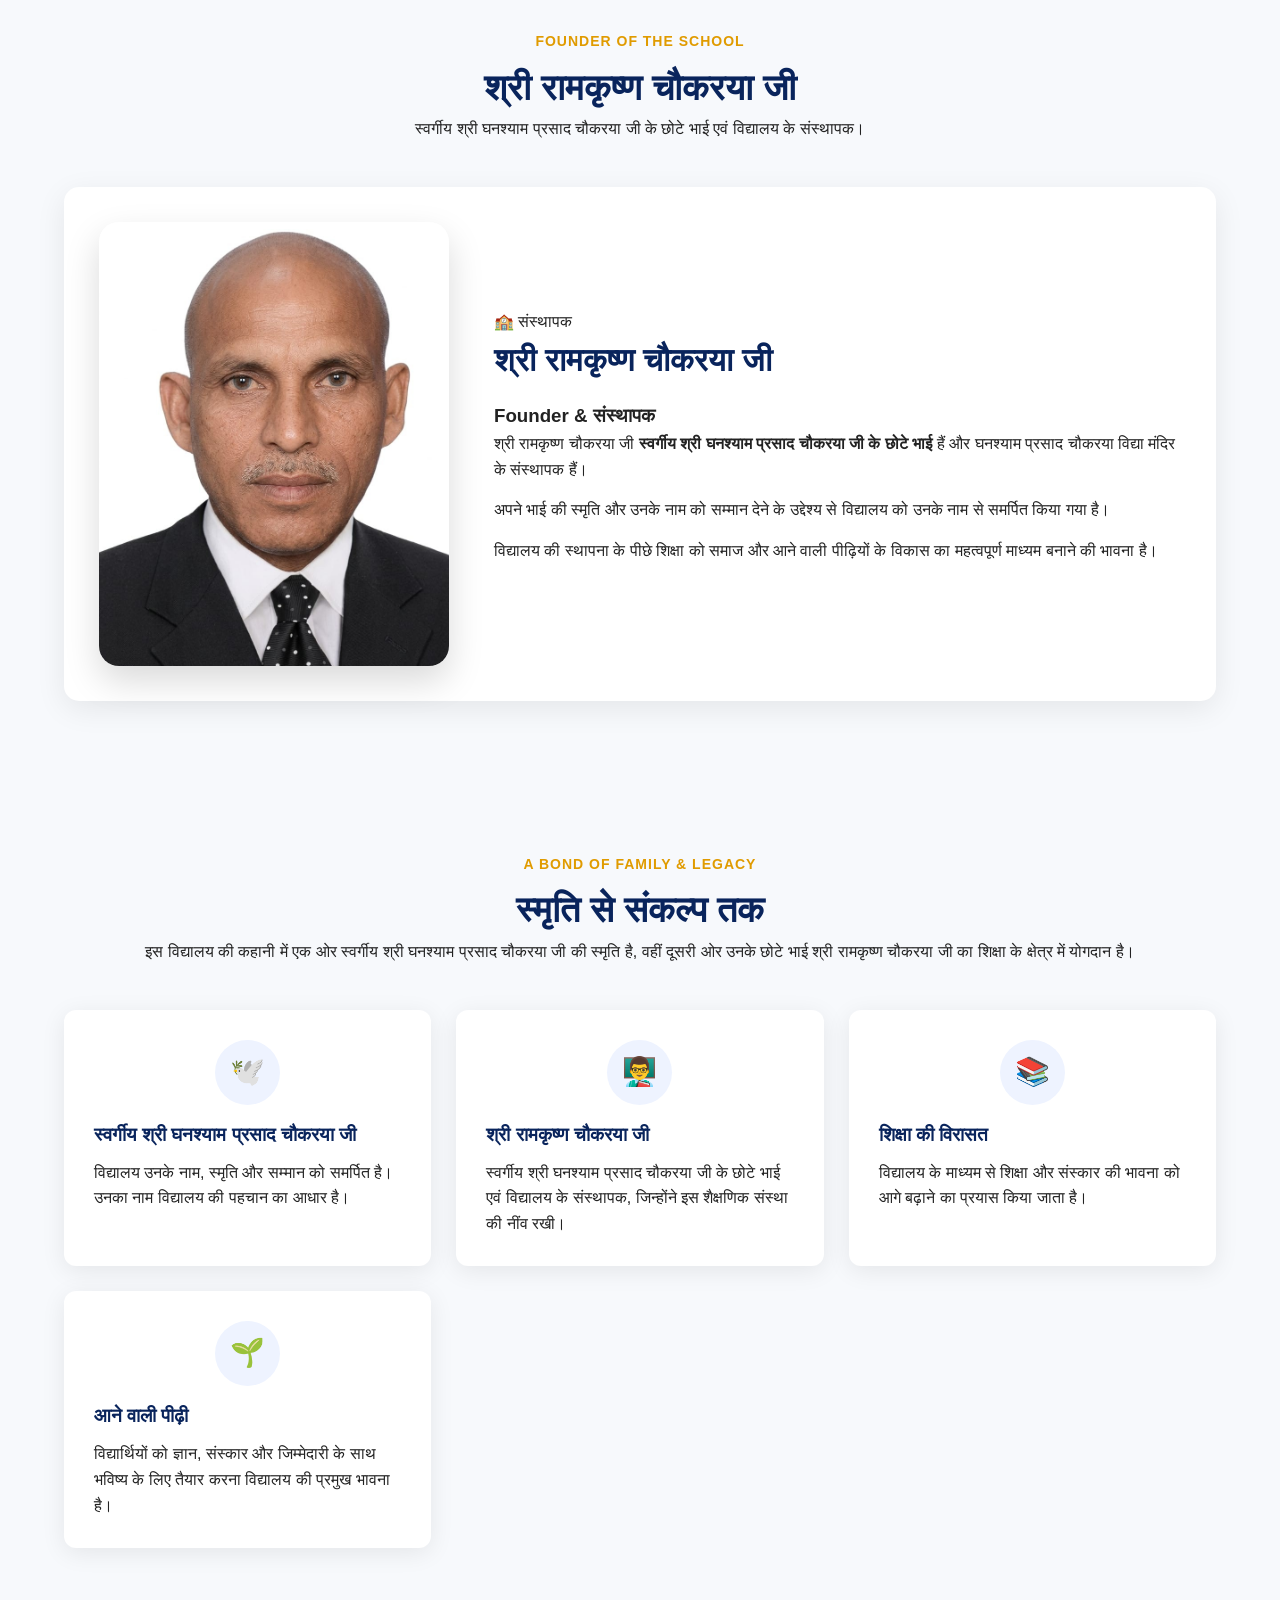
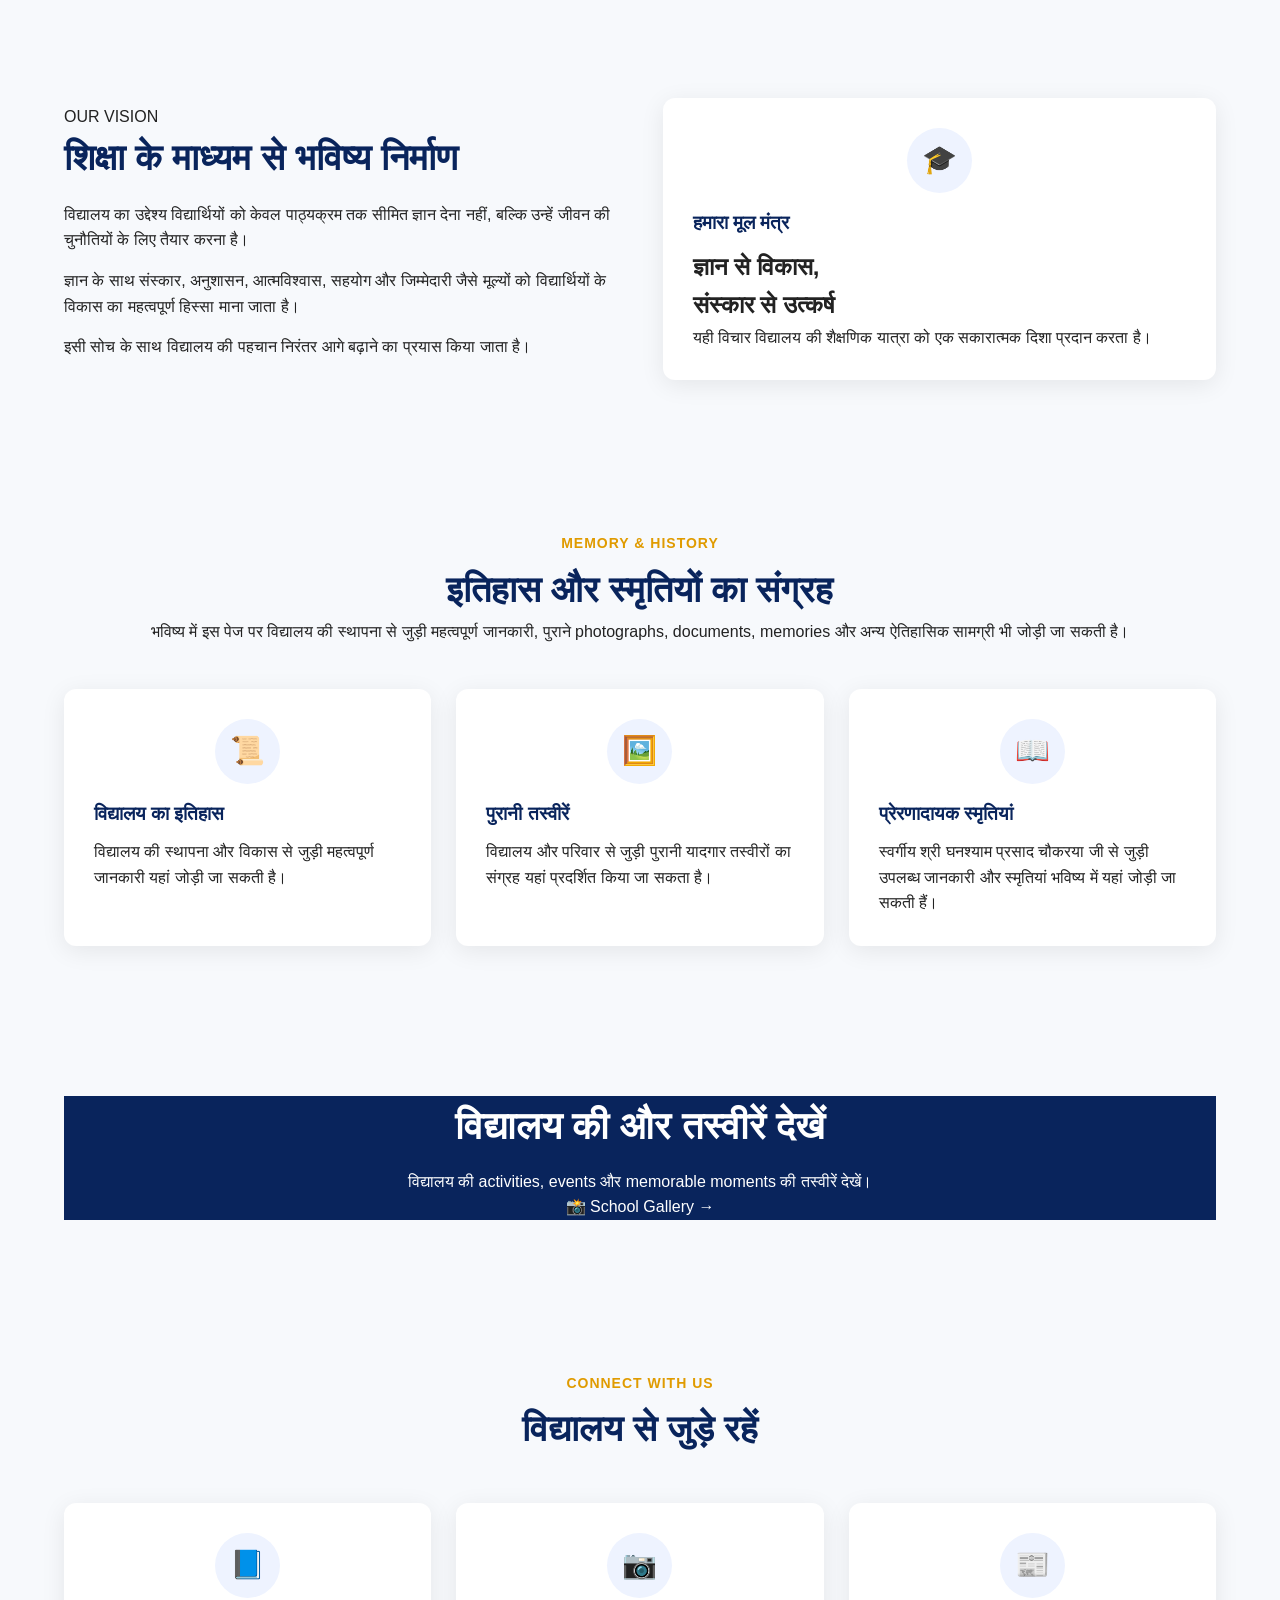
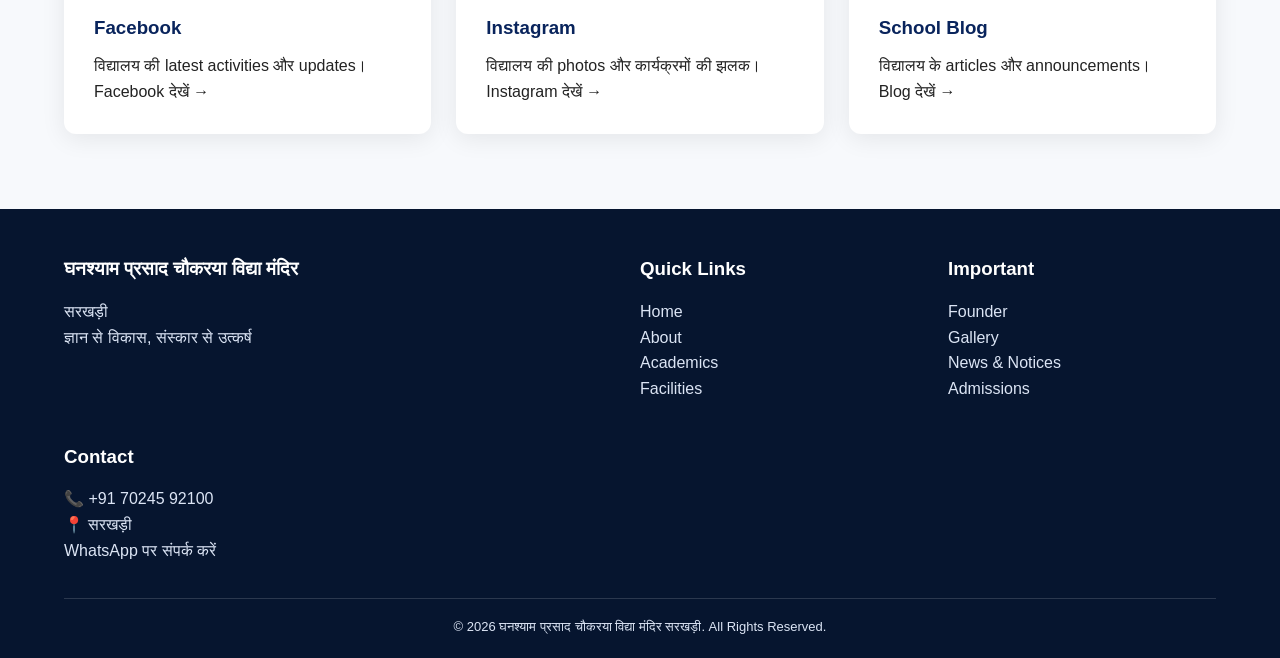
<file: founder.html>
<!DOCTYPE html>
<html lang="hi">
<head>
  <meta charset="UTF-8">
  <meta name="viewport" content="width=device-width, initial-scale=1.0">

  <title>संस्थापक एवं प्रेरणास्रोत | घनश्याम प्रसाद चौकरया विद्या मंदिर सरखड़ी</title>

  <meta name="description" content="घनश्याम प्रसाद चौकरया विद्या मंदिर सरखड़ी स्वर्गीय श्री घनश्याम प्रसाद चौकरया जी को समर्पित विद्यालय है। विद्यालय के संस्थापक उनके छोटे भाई श्री रामकृष्ण चौकरया जी हैं।">

  <link rel="stylesheet" href="style.css">
</head>

<body>

  <!-- ================= HEADER ================= -->

  <header class="topbar">
    <div class="container">

      <div class="topbar-content">
        <span>📚 शिक्षा • संस्कार • अनुशासन</span>
        <span>📞 +91 70245 92100</span>
      </div>

    </div>
  </header>


  <!-- ================= NAVIGATION ================= -->

  <nav class="navbar">

    <div class="container">

      <div class="brand">

        <img src="logo.png" alt="विद्यालय का लोगो">

        <div>
          <h2>घनश्याम प्रसाद चौकरया विद्या मंदिर</h2>
          <p>सरखड़ी</p>
        </div>

      </div>


      <div class="nav-links">

        <a href="index.html">Home</a>
        <a href="about.html">About</a>
        <a href="academics.html">Academics</a>
        <a href="facilities.html">Facilities</a>
        <a href="founder.html" class="active">Founder</a>
        <a href="gallery.html">Gallery</a>
        <a href="news.html">News</a>
        <a href="admissions.html">Admissions</a>
        <a href="contact.html">Contact</a>

      </div>

    </div>

  </nav>


  <!-- ================= PAGE HERO ================= -->

  <section class="page-hero">

    <div class="container">

      <span class="hero-badge">
        🏛️ OUR INSPIRATION & FOUNDER
      </span>

      <h1>
        स्मृति, सम्मान और संस्थापक
      </h1>

      <p>
        यह विद्यालय स्वर्गीय श्री घनश्याम प्रसाद चौकरया जी
        को समर्पित है और उनके छोटे भाई श्री रामकृष्ण
        चौकरया जी इसके संस्थापक हैं।
      </p>

    </div>

  </section>


  <!-- ================================================= -->
  <!-- GHANSHYAM PRASAD CHOUKARYA JI -->
  <!-- ================================================= -->

  <section>

    <div class="container">

      <div class="section-title">

        <span>DEDICATED TO</span>

        <h2>
          स्वर्गीय श्री घनश्याम प्रसाद चौकरया जी
        </h2>

        <p>
          विद्यालय का नाम और इसकी पहचान
          स्वर्गीय श्री घनश्याम प्रसाद चौकरया जी
          की स्मृति को समर्पित है।
        </p>

      </div>


      <div class="founder-box">

        <!-- GHANSHYAM PHOTO -->

        <div>

          <img
            src="ghanshyam.jpg"
            alt="स्वर्गीय श्री घनश्याम प्रसाद चौकरया जी"
            style="
              width:100%;
              max-width:420px;
              border-radius:20px;
              display:block;
              margin:auto;
              box-shadow:0 15px 35px rgba(0,0,0,0.15);
            "
          >

        </div>


        <!-- CONTENT -->

        <div class="about-text">

          <span class="hero-badge">
            🙏 श्रद्धांजलि एवं सम्मान
          </span>

          <h2>
            एक सम्मानित स्मृति
          </h2>

          <p>
            <strong>
              घनश्याम प्रसाद चौकरया विद्या मंदिर सरखड़ी
            </strong>
            का नाम स्वर्गीय श्री घनश्याम प्रसाद
            चौकरया जी की स्मृति और सम्मान को समर्पित है।
          </p>

          <p>
            विद्यालय उनके नाम को केवल एक पहचान के रूप में
            नहीं, बल्कि एक प्रेरणा के रूप में संजोए हुए है।
            उनके नाम से जुड़ी यह शैक्षणिक संस्था आने वाली
            पीढ़ियों के उज्ज्वल भविष्य की दिशा में शिक्षा
            और संस्कार के महत्व को आगे बढ़ाने का माध्यम है।
          </p>

          <p>
            विद्यालय परिसर में शिक्षा प्राप्त करने वाला
            प्रत्येक विद्यार्थी इस नाम से जुड़ी स्मृति,
            सम्मान और मूल्यों का हिस्सा बनता है।
          </p>

        </div>

      </div>

    </div>

  </section>


  <!-- ================= SCHOOL DEDICATION ================= -->

  <section>

    <div class="container">

      <div class="cta">

        <span class="hero-badge">
          OUR IDENTITY
        </span>

        <h2>
          “एक नाम, जो विद्यालय की पहचान बन गया”
        </h2>

        <p>
          घनश्याम प्रसाद चौकरया विद्या मंदिर
          स्वर्गीय श्री घनश्याम प्रसाद चौकरया जी
          की स्मृति को समर्पित है।
        </p>

        <p>
          इसी सम्मान और प्रेरणा के साथ विद्यालय
          विद्यार्थियों में ज्ञान, संस्कार, अनुशासन
          और जिम्मेदारी की भावना विकसित करने की
          दिशा में आगे बढ़ता है।
        </p>

      </div>

    </div>

  </section>


  <!-- ================================================= -->
  <!-- FOUNDER RAMKRISHNA CHOUKARYA JI -->
  <!-- ================================================= -->

  <section>

    <div class="container">

      <div class="section-title">

        <span>FOUNDER OF THE SCHOOL</span>

        <h2>
          श्री रामकृष्ण चौकरया जी
        </h2>

        <p>
          स्वर्गीय श्री घनश्याम प्रसाद चौकरया जी के
          छोटे भाई एवं विद्यालय के संस्थापक।
        </p>

      </div>


      <div class="founder-box">

        <!-- FOUNDER PHOTO -->

        <div>

          <img
            src="founder.jpg"
            alt="श्री रामकृष्ण चौकरया जी"
            style="
              width:100%;
              max-width:420px;
              border-radius:20px;
              display:block;
              margin:auto;
              box-shadow:0 15px 35px rgba(0,0,0,0.15);
            "
          >

        </div>


        <!-- FOUNDER CONTENT -->

        <div class="about-text">

          <span class="hero-badge">
            🏫 संस्थापक
          </span>

          <h2>
            श्री रामकृष्ण चौकरया जी
          </h2>

          <h3>
            Founder & संस्थापक
          </h3>

          <p>
            श्री रामकृष्ण चौकरया जी
            <strong>
              स्वर्गीय श्री घनश्याम प्रसाद चौकरया जी
              के छोटे भाई
            </strong>
            हैं और घनश्याम प्रसाद चौकरया विद्या मंदिर
            के संस्थापक हैं।
          </p>

          <p>
            अपने भाई की स्मृति और उनके नाम को सम्मान
            देने के उद्देश्य से विद्यालय को उनके नाम से
            समर्पित किया गया है।
          </p>

          <p>
            विद्यालय की स्थापना के पीछे शिक्षा को
            समाज और आने वाली पीढ़ियों के विकास का
            महत्वपूर्ण माध्यम बनाने की भावना है।
          </p>

        </div>

      </div>

    </div>

  </section>


  <!-- ================= BROTHER & LEGACY ================= -->

  <section>

    <div class="container">

      <div class="section-title">

        <span>A BOND OF FAMILY & LEGACY</span>

        <h2>
          स्मृति से संकल्प तक
        </h2>

        <p>
          इस विद्यालय की कहानी में एक ओर स्वर्गीय
          श्री घनश्याम प्रसाद चौकरया जी की स्मृति है,
          वहीं दूसरी ओर उनके छोटे भाई श्री रामकृष्ण
          चौकरया जी का शिक्षा के क्षेत्र में योगदान है।
        </p>

      </div>


      <div class="cards">

        <div class="card">

          <div class="feature-icon">
            🕊️
          </div>

          <h3>
            स्वर्गीय श्री घनश्याम प्रसाद चौकरया जी
          </h3>

          <p>
            विद्यालय उनके नाम, स्मृति और सम्मान को
            समर्पित है। उनका नाम विद्यालय की
            पहचान का आधार है।
          </p>

        </div>


        <div class="card">

          <div class="feature-icon">
            👨‍🏫
          </div>

          <h3>
            श्री रामकृष्ण चौकरया जी
          </h3>

          <p>
            स्वर्गीय श्री घनश्याम प्रसाद चौकरया जी
            के छोटे भाई एवं विद्यालय के संस्थापक,
            जिन्होंने इस शैक्षणिक संस्था की नींव रखी।
          </p>

        </div>


        <div class="card">

          <div class="feature-icon">
            📚
          </div>

          <h3>
            शिक्षा की विरासत
          </h3>

          <p>
            विद्यालय के माध्यम से शिक्षा और संस्कार
            की भावना को आगे बढ़ाने का प्रयास किया
            जाता है।
          </p>

        </div>


        <div class="card">

          <div class="feature-icon">
            🌱
          </div>

          <h3>
            आने वाली पीढ़ी
          </h3>

          <p>
            विद्यार्थियों को ज्ञान, संस्कार और
            जिम्मेदारी के साथ भविष्य के लिए
            तैयार करना विद्यालय की प्रमुख भावना है।
          </p>

        </div>

      </div>

    </div>

  </section>


  <!-- ================= VISION ================= -->

  <section>

    <div class="container">

      <div class="about-grid">

        <div class="about-text">

          <span class="hero-badge">
            OUR VISION
          </span>

          <h2>
            शिक्षा के माध्यम से भविष्य निर्माण
          </h2>

          <p>
            विद्यालय का उद्देश्य विद्यार्थियों को केवल
            पाठ्यक्रम तक सीमित ज्ञान देना नहीं, बल्कि
            उन्हें जीवन की चुनौतियों के लिए तैयार करना है।
          </p>

          <p>
            ज्ञान के साथ संस्कार, अनुशासन, आत्मविश्वास,
            सहयोग और जिम्मेदारी जैसे मूल्यों को
            विद्यार्थियों के विकास का महत्वपूर्ण हिस्सा
            माना जाता है।
          </p>

          <p>
            इसी सोच के साथ विद्यालय की पहचान
            निरंतर आगे बढ़ाने का प्रयास किया जाता है।
          </p>

        </div>


        <div>

          <div class="card">

            <div class="feature-icon">
              🎓
            </div>

            <h3>
              हमारा मूल मंत्र
            </h3>

            <h2>
              ज्ञान से विकास,
              <br>
              संस्कार से उत्कर्ष
            </h2>

            <p>
              यही विचार विद्यालय की शैक्षणिक यात्रा
              को एक सकारात्मक दिशा प्रदान करता है।
            </p>

          </div>

        </div>

      </div>

    </div>

  </section>


  <!-- ================= FUTURE MEMORY SECTION ================= -->

  <section>

    <div class="container">

      <div class="section-title">

        <span>MEMORY & HISTORY</span>

        <h2>
          इतिहास और स्मृतियों का संग्रह
        </h2>

        <p>
          भविष्य में इस पेज पर विद्यालय की स्थापना से
          जुड़ी महत्वपूर्ण जानकारी, पुराने photographs,
          documents, memories और अन्य ऐतिहासिक सामग्री
          भी जोड़ी जा सकती है।
        </p>

      </div>


      <div class="cards">

        <div class="card">

          <div class="feature-icon">
            📜
          </div>

          <h3>
            विद्यालय का इतिहास
          </h3>

          <p>
            विद्यालय की स्थापना और विकास से जुड़ी
            महत्वपूर्ण जानकारी यहां जोड़ी जा सकती है।
          </p>

        </div>


        <div class="card">

          <div class="feature-icon">
            🖼️
          </div>

          <h3>
            पुरानी तस्वीरें
          </h3>

          <p>
            विद्यालय और परिवार से जुड़ी पुरानी
            यादगार तस्वीरों का संग्रह यहां प्रदर्शित
            किया जा सकता है।
          </p>

        </div>


        <div class="card">

          <div class="feature-icon">
            📖
          </div>

          <h3>
            प्रेरणादायक स्मृतियां
          </h3>

          <p>
            स्वर्गीय श्री घनश्याम प्रसाद चौकरया जी
            से जुड़ी उपलब्ध जानकारी और स्मृतियां
            भविष्य में यहां जोड़ी जा सकती हैं।
          </p>

        </div>

      </div>

    </div>

  </section>


  <!-- ================= GALLERY CTA ================= -->

  <section>

    <div class="container">

      <div class="cta">

        <h2>
          विद्यालय की और तस्वीरें देखें
        </h2>

        <p>
          विद्यालय की activities, events और
          memorable moments की तस्वीरें देखें।
        </p>

        <a
          href="gallery.html"
          class="notice-button"
        >
          📸 School Gallery →
        </a>

      </div>

    </div>

  </section>


  <!-- ================= SOCIAL ================= -->

  <section>

    <div class="container">

      <div class="section-title">

        <span>CONNECT WITH US</span>

        <h2>
          विद्यालय से जुड़े रहें
        </h2>

      </div>


      <div class="cards">

        <div class="card">

          <div class="feature-icon">📘</div>

          <h3>Facebook</h3>

          <p>
            विद्यालय की latest activities और updates।
          </p>

          <a
            href="https://www.facebook.com/profile.php?id=61590847181923"
            target="_blank"
            rel="noopener"
            class="notice-button"
          >
            Facebook देखें →
          </a>

        </div>


        <div class="card">

          <div class="feature-icon">📷</div>

          <h3>Instagram</h3>

          <p>
            विद्यालय की photos और कार्यक्रमों की झलक।
          </p>

          <a
            href="https://www.instagram.com/g.p.c_vidhya_mandir_sarkhadi?stkn=NDV6NWd6Y3VtcXJu"
            target="_blank"
            rel="noopener"
            class="notice-button"
          >
            Instagram देखें →
          </a>

        </div>


        <div class="card">

          <div class="feature-icon">📰</div>

          <h3>School Blog</h3>

          <p>
            विद्यालय के articles और announcements।
          </p>

          <a
            href="http://gpcvidhyamandir.blogspot.com/"
            target="_blank"
            rel="noopener"
            class="notice-button"
          >
            Blog देखें →
          </a>

        </div>

      </div>

    </div>

  </section>


  <!-- ================= FOOTER ================= -->

  <footer>

    <div class="container">

      <div class="footer-grid">

        <div>

          <h3>
            घनश्याम प्रसाद चौकरया विद्या मंदिर
          </h3>

          <p>सरखड़ी</p>

          <p>
            ज्ञान से विकास, संस्कार से उत्कर्ष
          </p>

        </div>


        <div>

          <h3>Quick Links</h3>

          <p><a href="index.html">Home</a></p>
          <p><a href="about.html">About</a></p>
          <p><a href="academics.html">Academics</a></p>
          <p><a href="facilities.html">Facilities</a></p>

        </div>


        <div>

          <h3>Important</h3>

          <p><a href="founder.html">Founder</a></p>
          <p><a href="gallery.html">Gallery</a></p>
          <p><a href="news.html">News & Notices</a></p>
          <p><a href="admissions.html">Admissions</a></p>

        </div>


        <div>

          <h3>Contact</h3>

          <p>📞 +91 70245 92100</p>
          <p>📍 सरखड़ी</p>

          <p>
            <a
              href="https://wa.me/917024592100"
              target="_blank"
              rel="noopener"
            >
              WhatsApp पर संपर्क करें
            </a>
          </p>

        </div>

      </div>


      <div class="copyright">

        © <span data-year></span>
        घनश्याम प्रसाद चौकरया विद्या मंदिर सरखड़ी.
        All Rights Reserved.

      </div>

    </div>

  </footer>


  <!-- ================= WHATSAPP ================= -->

  <a
    href="https://wa.me/917024592100"
    class="whatsapp"
    target="_blank"
    rel="noopener"
    aria-label="WhatsApp"
  >
    WhatsApp
  </a>


  <script src="script.js"></script>

</body>
</html>
</file>
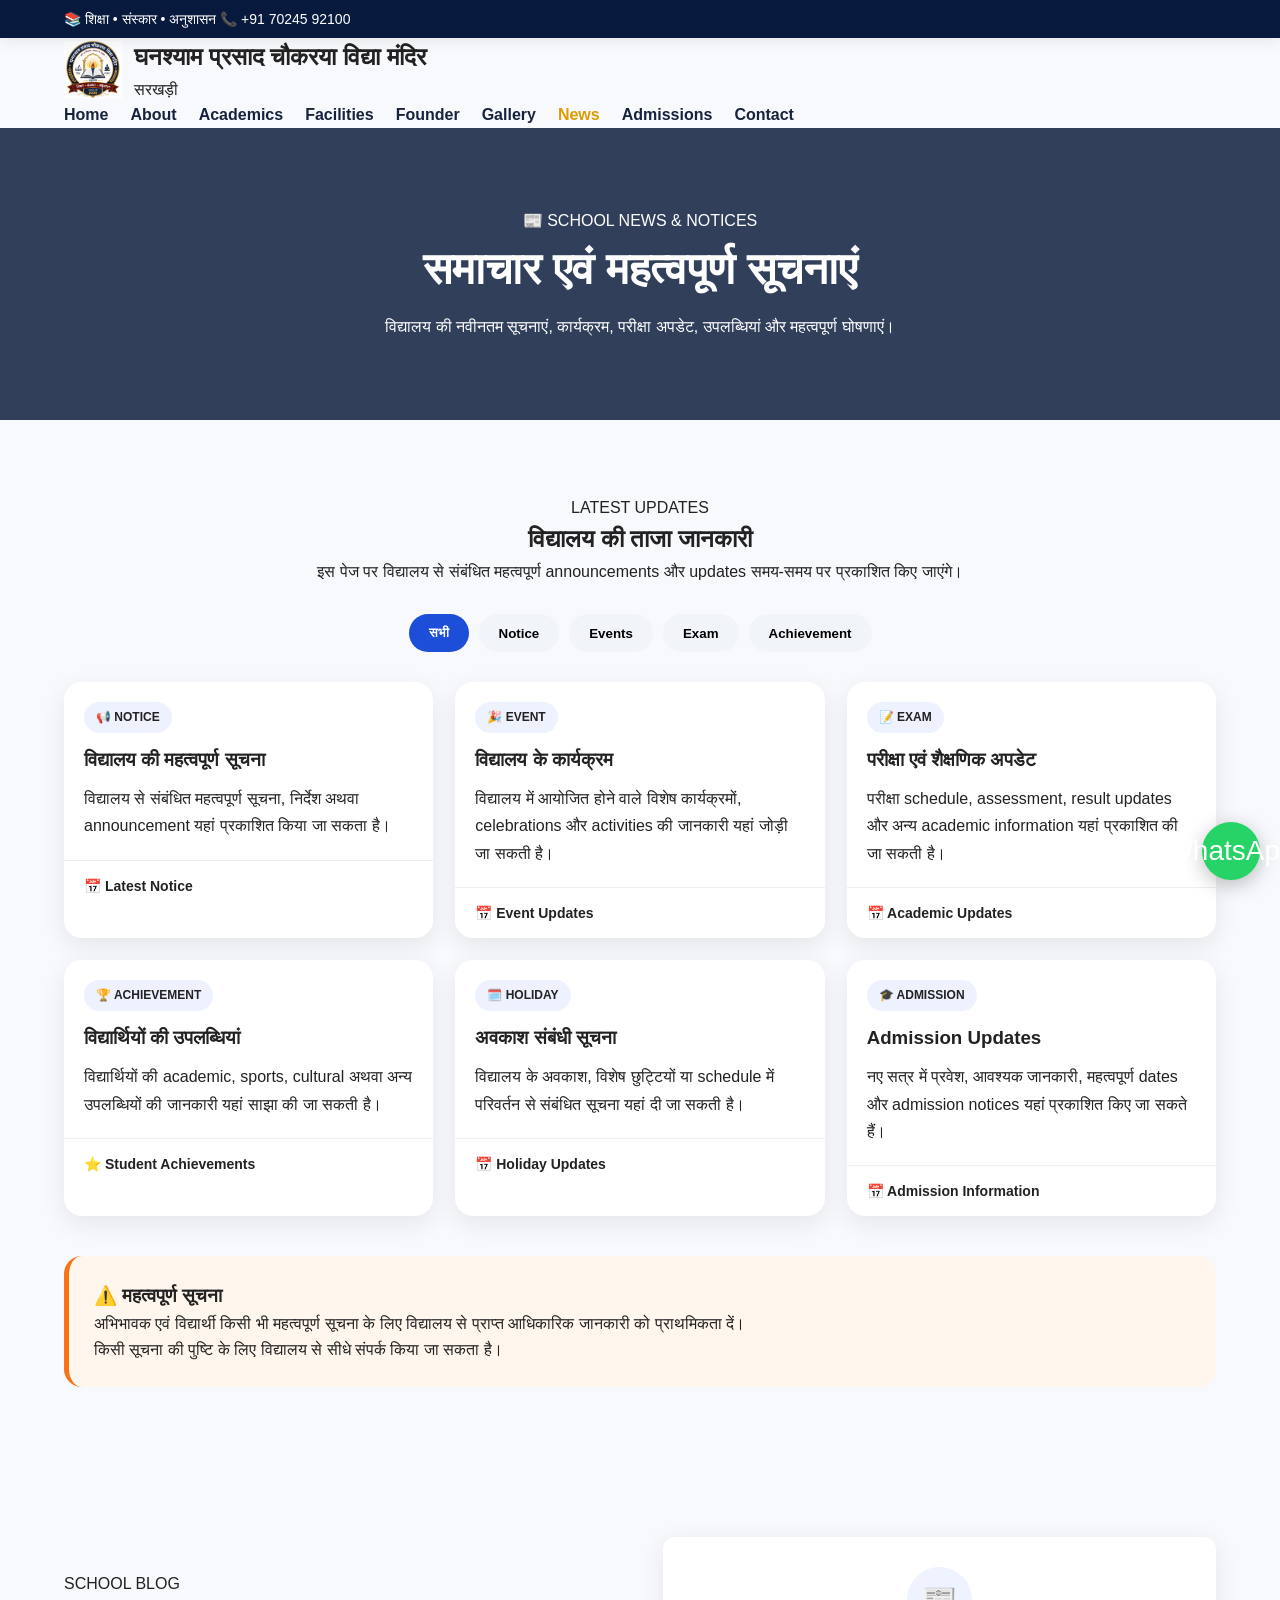
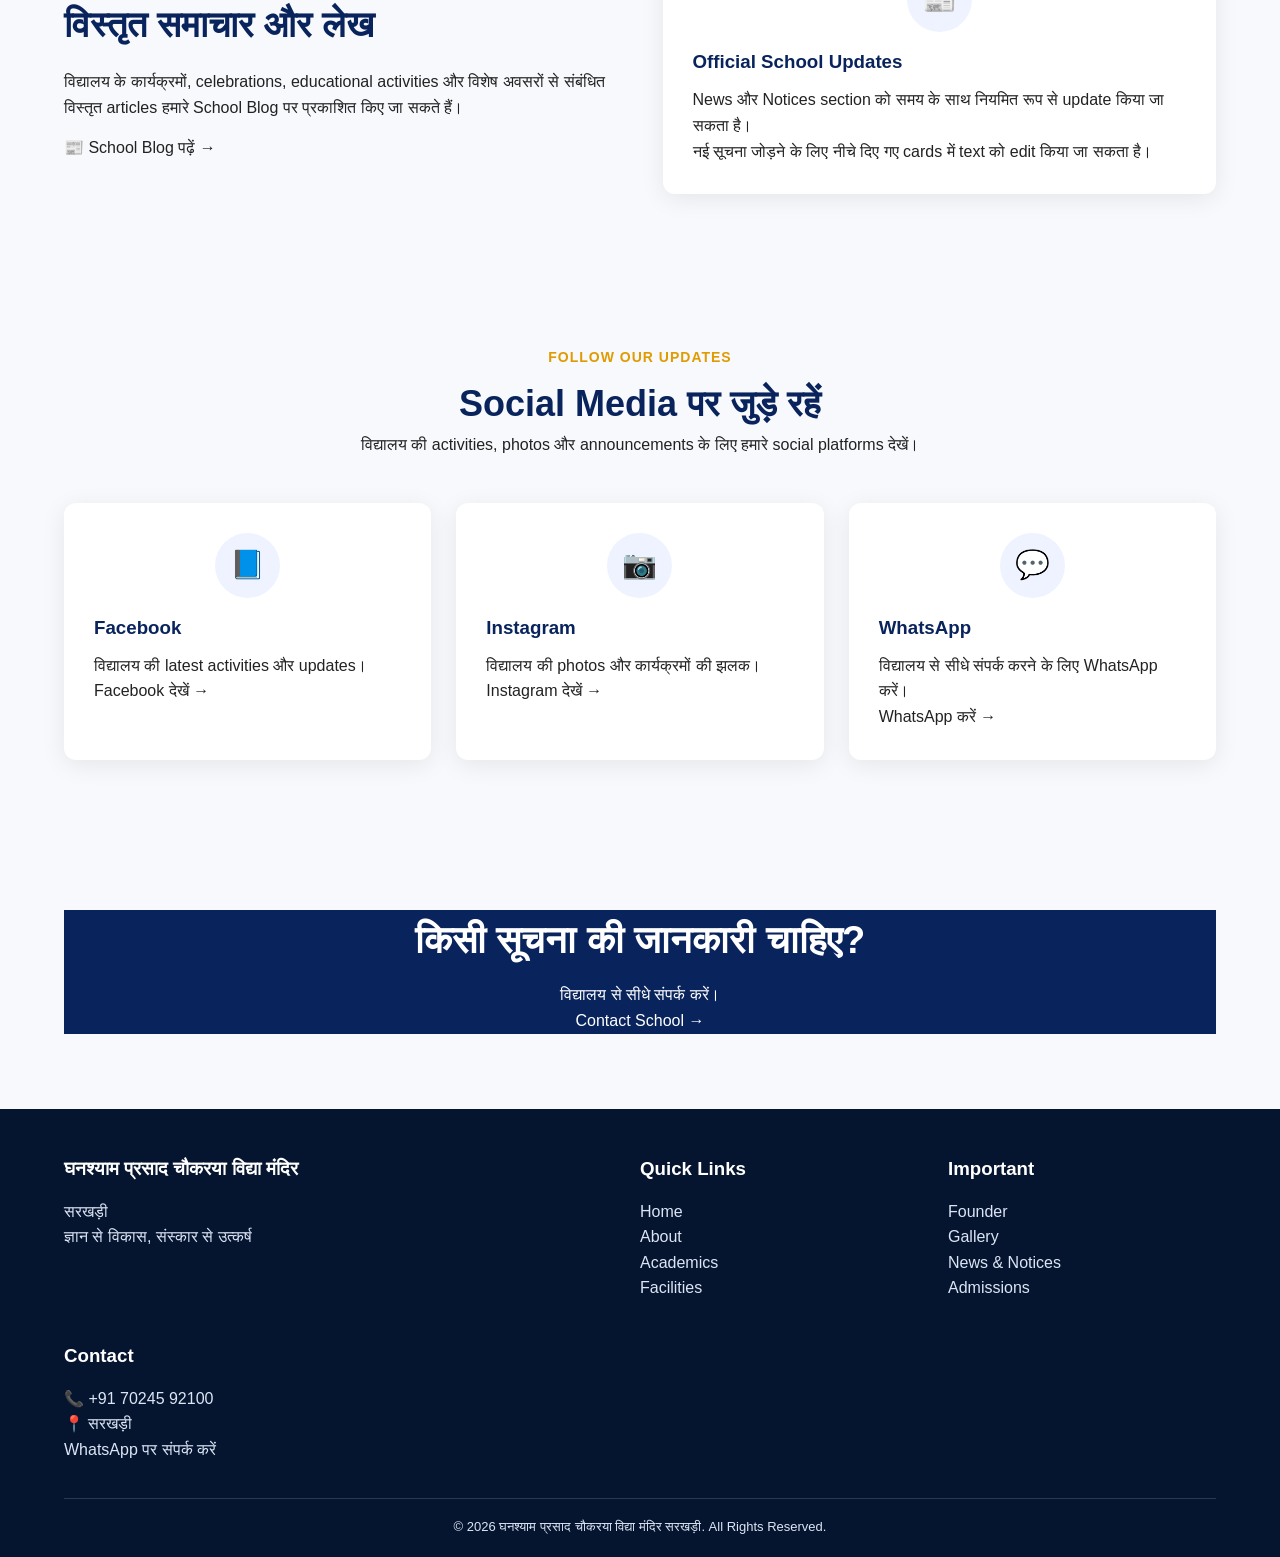
<file: news.html>
<!DOCTYPE html>
<html lang="hi">
<head>
  <meta charset="UTF-8">
  <meta name="viewport" content="width=device-width, initial-scale=1.0">

  <title>News & Notices | घनश्याम प्रसाद चौकरया विद्या मंदिर सरखड़ी</title>

  <meta name="description" content="घनश्याम प्रसाद चौकरया विद्या मंदिर सरखड़ी के नवीनतम समाचार, महत्वपूर्ण सूचनाएं, कार्यक्रम, परीक्षा अपडेट और उपलब्धियां।">

  <link rel="stylesheet" href="style.css">

  <style>
    /* ================= NEWS PAGE ================= */

    .news-intro {
      max-width: 850px;
      margin: auto;
      text-align: center;
    }

    .news-filter {
      display: flex;
      justify-content: center;
      flex-wrap: wrap;
      gap: 10px;
      margin: 30px 0;
    }

    .news-filter button {
      border: none;
      padding: 11px 20px;
      border-radius: 30px;
      cursor: pointer;
      font-weight: 600;
      background: #f1f5f9;
    }

    .news-filter button.active {
      background: #1d4ed8;
      color: white;
    }

    .news-grid {
      display: grid;
      grid-template-columns: repeat(3, 1fr);
      gap: 22px;
    }

    .news-item {
      background: white;
      border-radius: 18px;
      overflow: hidden;
      box-shadow: 0 8px 25px rgba(0,0,0,0.08);
      transition: transform 0.3s ease;
    }

    .news-item:hover {
      transform: translateY(-5px);
    }

    .news-top {
      padding: 20px;
    }

    .news-category {
      display: inline-block;
      padding: 6px 12px;
      border-radius: 20px;
      font-size: 12px;
      font-weight: 700;
      background: #eef2ff;
      margin-bottom: 12px;
    }

    .news-item h3 {
      margin-bottom: 10px;
    }

    .news-item p {
      line-height: 1.7;
    }

    .news-date-box {
      padding: 14px 20px;
      border-top: 1px solid #eee;
      font-size: 14px;
      font-weight: 600;
    }

    .important-box {
      margin-top: 40px;
      padding: 25px;
      border-radius: 18px;
      background: #fff7ed;
      border-left: 5px solid #f97316;
    }

    .update-note {
      max-width: 850px;
      margin: auto;
      text-align: center;
      padding: 30px;
      border-radius: 18px;
      background: #f8fafc;
    }

    @media (max-width: 900px) {
      .news-grid {
        grid-template-columns: repeat(2, 1fr);
      }
    }

    @media (max-width: 600px) {
      .news-grid {
        grid-template-columns: 1fr;
      }
    }
  </style>

</head>

<body>

  <!-- ================= HEADER ================= -->

  <header class="topbar">

    <div class="container">

      <div class="topbar-content">

        <span>📚 शिक्षा • संस्कार • अनुशासन</span>

        <span>📞 +91 70245 92100</span>

      </div>

    </div>

  </header>


  <!-- ================= NAVIGATION ================= -->

  <nav class="navbar">

    <div class="container">

      <div class="brand">

        <img src="logo.png" alt="विद्यालय का लोगो">

        <div>

          <h2>घनश्याम प्रसाद चौकरया विद्या मंदिर</h2>

          <p>सरखड़ी</p>

        </div>

      </div>


      <div class="nav-links">

        <a href="index.html">Home</a>

        <a href="about.html">About</a>

        <a href="academics.html">Academics</a>

        <a href="facilities.html">Facilities</a>

        <a href="founder.html">Founder</a>

        <a href="gallery.html">Gallery</a>

        <a href="news.html" class="active">News</a>

        <a href="admissions.html">Admissions</a>

        <a href="contact.html">Contact</a>

      </div>

    </div>

  </nav>


  <!-- ================= PAGE HERO ================= -->

  <section class="page-hero">

    <div class="container">

      <span class="hero-badge">
        📰 SCHOOL NEWS & NOTICES
      </span>

      <h1>
        समाचार एवं महत्वपूर्ण सूचनाएं
      </h1>

      <p>
        विद्यालय की नवीनतम सूचनाएं, कार्यक्रम,
        परीक्षा अपडेट, उपलब्धियां और महत्वपूर्ण घोषणाएं।
      </p>

    </div>

  </section>


  <!-- ================= INTRO ================= -->

  <section>

    <div class="container">

      <div class="news-intro">

        <span class="hero-badge">
          LATEST UPDATES
        </span>

        <h2>
          विद्यालय की ताजा जानकारी
        </h2>

        <p>
          इस पेज पर विद्यालय से संबंधित महत्वपूर्ण
          announcements और updates समय-समय पर
          प्रकाशित किए जाएंगे।
        </p>

      </div>


      <!-- ================= FILTER ================= -->

      <div class="news-filter">

        <button class="active" data-news-filter="all">
          सभी
        </button>

        <button data-news-filter="notice">
          Notice
        </button>

        <button data-news-filter="event">
          Events
        </button>

        <button data-news-filter="exam">
          Exam
        </button>

        <button data-news-filter="achievement">
          Achievement
        </button>

      </div>


      <!-- ================================================= -->
      <!-- NEWS GRID -->
      <!-- ================================================= -->

      <div class="news-grid">


        <!-- ================= NOTICE ================= -->

        <article
          class="news-item"
          data-news-category="notice"
        >

          <div class="news-top">

            <span class="news-category">
              📢 NOTICE
            </span>

            <h3>
              विद्यालय की महत्वपूर्ण सूचना
            </h3>

            <p>
              विद्यालय से संबंधित महत्वपूर्ण सूचना,
              निर्देश अथवा announcement यहां प्रकाशित
              किया जा सकता है।
            </p>

          </div>

          <div class="news-date-box">
            📅 Latest Notice
          </div>

        </article>


        <!-- ================= EVENT ================= -->

        <article
          class="news-item"
          data-news-category="event"
        >

          <div class="news-top">

            <span class="news-category">
              🎉 EVENT
            </span>

            <h3>
              विद्यालय के कार्यक्रम
            </h3>

            <p>
              विद्यालय में आयोजित होने वाले विशेष
              कार्यक्रमों, celebrations और activities
              की जानकारी यहां जोड़ी जा सकती है।
            </p>

          </div>

          <div class="news-date-box">
            📅 Event Updates
          </div>

        </article>


        <!-- ================= EXAM ================= -->

        <article
          class="news-item"
          data-news-category="exam"
        >

          <div class="news-top">

            <span class="news-category">
              📝 EXAM
            </span>

            <h3>
              परीक्षा एवं शैक्षणिक अपडेट
            </h3>

            <p>
              परीक्षा schedule, assessment,
              result updates और अन्य academic
              information यहां प्रकाशित की जा सकती है।
            </p>

          </div>

          <div class="news-date-box">
            📅 Academic Updates
          </div>

        </article>


        <!-- ================= ACHIEVEMENT ================= -->

        <article
          class="news-item"
          data-news-category="achievement"
        >

          <div class="news-top">

            <span class="news-category">
              🏆 ACHIEVEMENT
            </span>

            <h3>
              विद्यार्थियों की उपलब्धियां
            </h3>

            <p>
              विद्यार्थियों की academic, sports,
              cultural अथवा अन्य उपलब्धियों की
              जानकारी यहां साझा की जा सकती है।
            </p>

          </div>

          <div class="news-date-box">
            ⭐ Student Achievements
          </div>

        </article>


        <!-- ================= HOLIDAY ================= -->

        <article
          class="news-item"
          data-news-category="notice"
        >

          <div class="news-top">

            <span class="news-category">
              🗓️ HOLIDAY
            </span>

            <h3>
              अवकाश संबंधी सूचना
            </h3>

            <p>
              विद्यालय के अवकाश, विशेष छुट्टियों या
              schedule में परिवर्तन से संबंधित
              सूचना यहां दी जा सकती है।
            </p>

          </div>

          <div class="news-date-box">
            📅 Holiday Updates
          </div>

        </article>


        <!-- ================= ADMISSION ================= -->

        <article
          class="news-item"
          data-news-category="notice"
        >

          <div class="news-top">

            <span class="news-category">
              🎓 ADMISSION
            </span>

            <h3>
              Admission Updates
            </h3>

            <p>
              नए सत्र में प्रवेश, आवश्यक जानकारी,
              महत्वपूर्ण dates और admission notices
              यहां प्रकाशित किए जा सकते हैं।
            </p>

          </div>

          <div class="news-date-box">
            📅 Admission Information
          </div>

        </article>


      </div>


      <!-- ================= IMPORTANT ================= -->

      <div class="important-box">

        <h3>
          ⚠️ महत्वपूर्ण सूचना
        </h3>

        <p>
          अभिभावक एवं विद्यार्थी किसी भी महत्वपूर्ण
          सूचना के लिए विद्यालय से प्राप्त आधिकारिक
          जानकारी को प्राथमिकता दें।
        </p>

        <p>
          किसी सूचना की पुष्टि के लिए विद्यालय से
          सीधे संपर्क किया जा सकता है।
        </p>

      </div>

    </div>

  </section>


  <!-- ================= BLOG SECTION ================= -->

  <section>

    <div class="container">

      <div class="about-grid">

        <div class="about-text">

          <span class="hero-badge">
            SCHOOL BLOG
          </span>

          <h2>
            विस्तृत समाचार और लेख
          </h2>

          <p>
            विद्यालय के कार्यक्रमों, celebrations,
            educational activities और विशेष अवसरों
            से संबंधित विस्तृत articles हमारे
            School Blog पर प्रकाशित किए जा सकते हैं।
          </p>

          <a
            href="http://gpcvidhyamandir.blogspot.com/"
            target="_blank"
            rel="noopener"
            class="notice-button"
          >
            📰 School Blog पढ़ें →
          </a>

        </div>


        <div class="card">

          <div class="feature-icon">
            📰
          </div>

          <h3>
            Official School Updates
          </h3>

          <p>
            News और Notices section को समय के साथ
            नियमित रूप से update किया जा सकता है।
          </p>

          <p>
            नई सूचना जोड़ने के लिए नीचे दिए गए
            cards में text को edit किया जा सकता है।
          </p>

        </div>

      </div>

    </div>

  </section>


  <!-- ================= SOCIAL ================= -->

  <section>

    <div class="container">

      <div class="section-title">

        <span>FOLLOW OUR UPDATES</span>

        <h2>
          Social Media पर जुड़े रहें
        </h2>

        <p>
          विद्यालय की activities, photos और
          announcements के लिए हमारे social platforms देखें।
        </p>

      </div>


      <div class="cards">

        <div class="card">

          <div class="feature-icon">
            📘
          </div>

          <h3>
            Facebook
          </h3>

          <p>
            विद्यालय की latest activities और updates।
          </p>

          <a
            href="https://www.facebook.com/profile.php?id=61590847181923"
            target="_blank"
            rel="noopener"
            class="notice-button"
          >
            Facebook देखें →
          </a>

        </div>


        <div class="card">

          <div class="feature-icon">
            📷
          </div>

          <h3>
            Instagram
          </h3>

          <p>
            विद्यालय की photos और कार्यक्रमों की झलक।
          </p>

          <a
            href="https://www.instagram.com/g.p.c_vidhya_mandir_sarkhadi?stkn=NDV6NWd6Y3VtcXJu"
            target="_blank"
            rel="noopener"
            class="notice-button"
          >
            Instagram देखें →
          </a>

        </div>


        <div class="card">

          <div class="feature-icon">
            💬
          </div>

          <h3>
            WhatsApp
          </h3>

          <p>
            विद्यालय से सीधे संपर्क करने के लिए WhatsApp करें।
          </p>

          <a
            href="https://wa.me/917024592100"
            target="_blank"
            rel="noopener"
            class="notice-button"
          >
            WhatsApp करें →
          </a>

        </div>

      </div>

    </div>

  </section>


  <!-- ================= CONTACT CTA ================= -->

  <section>

    <div class="container">

      <div class="cta">

        <h2>
          किसी सूचना की जानकारी चाहिए?
        </h2>

        <p>
          विद्यालय से सीधे संपर्क करें।
        </p>

        <a
          href="contact.html"
          class="notice-button"
        >
          Contact School →
        </a>

      </div>

    </div>

  </section>


  <!-- ================= FOOTER ================= -->

  <footer>

    <div class="container">

      <div class="footer-grid">

        <div>

          <h3>
            घनश्याम प्रसाद चौकरया विद्या मंदिर
          </h3>

          <p>सरखड़ी</p>

          <p>
            ज्ञान से विकास, संस्कार से उत्कर्ष
          </p>

        </div>


        <div>

          <h3>Quick Links</h3>

          <p><a href="index.html">Home</a></p>
          <p><a href="about.html">About</a></p>
          <p><a href="academics.html">Academics</a></p>
          <p><a href="facilities.html">Facilities</a></p>

        </div>


        <div>

          <h3>Important</h3>

          <p><a href="founder.html">Founder</a></p>
          <p><a href="gallery.html">Gallery</a></p>
          <p><a href="news.html">News & Notices</a></p>
          <p><a href="admissions.html">Admissions</a></p>

        </div>


        <div>

          <h3>Contact</h3>

          <p>
            📞 +91 70245 92100
          </p>

          <p>
            📍 सरखड़ी
          </p>

          <p>
            <a
              href="https://wa.me/917024592100"
              target="_blank"
              rel="noopener"
            >
              WhatsApp पर संपर्क करें
            </a>
          </p>

        </div>

      </div>


      <div class="copyright">

        © <span data-year></span>
        घनश्याम प्रसाद चौकरया विद्या मंदिर सरखड़ी.
        All Rights Reserved.

      </div>

    </div>

  </footer>


  <!-- ================= WHATSAPP ================= -->

  <a
    href="https://wa.me/917024592100"
    class="whatsapp"
    target="_blank"
    rel="noopener"
    aria-label="WhatsApp"
  >
    WhatsApp
  </a>


  <!-- ================= NEWS FILTER SCRIPT ================= -->

  <script>

    const newsButtons =
      document.querySelectorAll("[data-news-filter]");

    const newsItems =
      document.querySelectorAll(".news-item");


    newsButtons.forEach(function(button) {

      button.addEventListener("click", function() {

        newsButtons.forEach(function(item) {
          item.classList.remove("active");
        });

        button.classList.add("active");

        const filter =
          button.getAttribute("data-news-filter");


        newsItems.forEach(function(item) {

          const category =
            item.getAttribute("data-news-category");


          if (
            filter === "all" ||
            filter === category
          ) {

            item.style.display = "block";

          } else {

            item.style.display = "none";

          }

        });

      });

    });

  </script>


  <script src="script.js"></script>

</body>
</html>
</file>
<file: style.css>
*{
  margin:0;
  padding:0;
  box-sizing:border-box;
}

html{
  scroll-behavior:smooth;
}

body{
  font-family:Arial, Helvetica, sans-serif;
  color:#222;
  background:#f7f9fc;
  line-height:1.6;
}

a{
  text-decoration:none;
  color:inherit;
}

.container{
  width:90%;
  max-width:1200px;
  margin:auto;
}

/* TOP BAR */

.topbar{
  background:#071a3d;
  color:white;
  padding:8px 0;
  font-size:14px;
}

.topbar .container{
  display:flex;
  justify-content:space-between;
  align-items:center;
  gap:10px;
}

/* HEADER */

header{
  background:white;
  position:sticky;
  top:0;
  z-index:999;
  box-shadow:0 3px 15px rgba(0,0,0,.08);
}

.navbar{
  min-height:78px;
  display:flex;
  align-items:center;
  justify-content:space-between;
  gap:20px;
}

.brand{
  display:flex;
  align-items:center;
  gap:12px;
}

.brand img{
  width:58px;
  height:58px;
  object-fit:contain;
}

.brand-text h2{
  font-size:18px;
  color:#09245c;
  line-height:1.2;
}

.brand-text span{
  font-size:12px;
  color:#777;
}

.nav-links{
  display:flex;
  align-items:center;
  gap:22px;
  list-style:none;
}

.nav-links a{
  font-weight:600;
  color:#17233d;
  transition:.3s;
}

.nav-links a:hover,
.nav-links a.active{
  color:#e09b00;
}

/* HERO */

.hero{
  min-height:570px;
  display:flex;
  align-items:center;
  background:
    linear-gradient(rgba(5,22,55,.78),rgba(5,22,55,.78)),
    url("https://images.unsplash.com/photo-1509062522246-3755977927d7?auto=format&fit=crop&w=1800&q=80")
    center/cover;
  color:white;
}

.hero-content{
  max-width:760px;
}

.hero h1{
  font-size:52px;
  line-height:1.15;
  margin-bottom:20px;
}

.hero p{
  font-size:20px;
  margin-bottom:30px;
}

.btn{
  display:inline-block;
  padding:13px 25px;
  border-radius:6px;
  font-weight:bold;
  margin-right:8px;
  transition:.3s;
}

.btn-primary{
  background:#e7a400;
  color:white;
}

.btn-primary:hover{
  background:#c98d00;
}

.btn-light{
  background:white;
  color:#09245c;
}

/* PAGE HERO */

.page-hero{
  padding:80px 0;
  background:
    linear-gradient(rgba(5,22,55,.82),rgba(5,22,55,.82)),
    url("https://images.unsplash.com/photo-1523050854058-8df90110c9f1?auto=format&fit=crop&w=1800&q=80")
    center/cover;
  text-align:center;
  color:white;
}

.page-hero h1{
  font-size:44px;
  margin-bottom:10px;
}

/* SECTIONS */

section{
  padding:75px 0;
}

.section-title{
  text-align:center;
  margin-bottom:45px;
}

.section-title span{
  color:#e09b00;
  font-weight:bold;
  font-size:14px;
  letter-spacing:1px;
}

.section-title h2{
  font-size:36px;
  color:#09245c;
  margin-top:5px;
}

/* CARDS */

.cards{
  display:grid;
  grid-template-columns:repeat(3,1fr);
  gap:25px;
}

.card{
  background:white;
  padding:30px;
  border-radius:12px;
  box-shadow:0 5px 25px rgba(0,0,0,.08);
  transition:.3s;
}

.card:hover{
  transform:translateY(-5px);
}

.card h3{
  color:#09245c;
  margin-bottom:10px;
}

/* ABOUT */

.about-grid{
  display:grid;
  grid-template-columns:1fr 1fr;
  gap:45px;
  align-items:center;
}

.about-grid img{
  width:100%;
  border-radius:15px;
  box-shadow:0 10px 30px rgba(0,0,0,.15);
}

.about-text h2{
  font-size:36px;
  color:#09245c;
  margin-bottom:15px;
}

.about-text p{
  margin-bottom:15px;
}

/* FEATURES */

.feature{
  text-align:center;
}

.feature-icon{
  width:65px;
  height:65px;
  margin:0 auto 15px;
  border-radius:50%;
  background:#eef3ff;
  display:flex;
  justify-content:center;
  align-items:center;
  font-size:28px;
}

/* FOUNDER */

.founder-box{
  display:grid;
  grid-template-columns:350px 1fr;
  gap:45px;
  align-items:center;
  background:white;
  padding:35px;
  border-radius:15px;
  box-shadow:0 8px 30px rgba(0,0,0,.08);
}

.founder-box img{
  width:100%;
  border-radius:12px;
}

.founder-box h2{
  color:#09245c;
  font-size:32px;
}

/* GALLERY */

.gallery{
  display:grid;
  grid-template-columns:repeat(3,1fr);
  gap:18px;
}

.gallery img{
  width:100%;
  height:230px;
  object-fit:cover;
  border-radius:10px;
  transition:.3s;
}

.gallery img:hover{
  transform:scale(1.03);
}

/* NEWS */

.news-list{
  display:grid;
  grid-template-columns:repeat(3,1fr);
  gap:25px;
}

.news-card{
  background:white;
  border-radius:12px;
  overflow:hidden;
  box-shadow:0 5px 25px rgba(0,0,0,.08);
}

.news-card-content{
  padding:25px;
}

.news-date{
  color:#e09b00;
  font-weight:bold;
  font-size:13px;
}

/* CTA */

.cta{
  background:#09245c;
  color:white;
  text-align:center;
}

.cta h2{
  font-size:38px;
  margin-bottom:12px;
}

/* CONTACT */

.contact-grid{
  display:grid;
  grid-template-columns:1fr 1fr;
  gap:30px;
}

.contact-card{
  background:white;
  padding:30px;
  border-radius:12px;
  box-shadow:0 5px 25px rgba(0,0,0,.08);
}

.contact-card h3{
  color:#09245c;
  margin-bottom:15px;
}

.contact-item{
  margin:15px 0;
}

/* FOOTER */

footer{
  background:#06152f;
  color:#dce5f5;
  padding:45px 0 20px;
}

.footer-grid{
  display:grid;
  grid-template-columns:2fr 1fr 1fr;
  gap:40px;
}

footer h3{
  color:white;
  margin-bottom:15px;
}

footer ul{
  list-style:none;
}

footer li{
  margin:8px 0;
}

.copyright{
  border-top:1px solid rgba(255,255,255,.15);
  margin-top:35px;
  padding-top:18px;
  text-align:center;
  font-size:13px;
}

/* WHATSAPP */

.whatsapp{
  position:fixed;
  right:20px;
  bottom:20px;
  width:58px;
  height:58px;
  border-radius:50%;
  background:#25d366;
  color:white;
  display:flex;
  align-items:center;
  justify-content:center;
  font-size:28px;
  z-index:1000;
  box-shadow:0 5px 20px rgba(0,0,0,.25);
}

/* MOBILE */

@media(max-width:900px){

  .nav-links{
    gap:10px;
    font-size:13px;
  }

  .hero h1{
    font-size:40px;
  }

  .cards,
  .news-list{
    grid-template-columns:1fr 1fr;
  }

  .gallery{
    grid-template-columns:1fr 1fr;
  }

  .about-grid,
  .contact-grid{
    grid-template-columns:1fr;
  }

  .founder-box{
    grid-template-columns:1fr;
  }

  .footer-grid{
    grid-template-columns:1fr 1fr;
  }
}

@media(max-width:600px){

  .topbar .container{
    flex-direction:column;
    text-align:center;
  }

  .navbar{
    flex-direction:column;
    padding:12px 0;
  }

  .nav-links{
    flex-wrap:wrap;
    justify-content:center;
    gap:12px;
  }

  .brand-text h2{
    font-size:16px;
  }

  .hero{
    min-height:500px;
  }

  .hero h1{
    font-size:34px;
  }

  .hero p{
    font-size:17px;
  }

  .page-hero h1{
    font-size:34px;
  }

  .cards,
  .news-list,
  .gallery,
  .footer-grid{
    grid-template-columns:1fr;
  }

  .gallery img{
    height:220px;
  }

  section{
    padding:55px 0;
  }

  .section-title h2{
    font-size:30px;
  }
}

  /* ================= ADMISSION ENQUIRY ================= */

.admission-enquiry {
    padding: 70px 0;
    background: #f7f9fc;
}

.enquiry-box {
    display: grid;
    grid-template-columns: 1fr 1fr;
    gap: 45px;
    align-items: center;
    background: white;
    border-radius: 24px;
    padding: 45px;
    box-shadow: 0 12px 35px rgba(0,0,0,0.08);
}

.enquiry-content {
    padding: 10px;
}

.enquiry-badge {
    display: inline-block;
    background: #eef4ff;
    color: #173b73;
    padding: 8px 16px;
    border-radius: 30px;
    font-size: 13px;
    font-weight: 700;
    margin-bottom: 18px;
}

.enquiry-content h2 {
    font-size: 34px;
    line-height: 1.3;
    color: #173b73;
    margin-bottom: 18px;
}

.enquiry-content p {
    color: #555;
    line-height: 1.8;
    margin-bottom: 25px;
}

.enquiry-points {
    display: grid;
    gap: 13px;
    color: #333;
    font-weight: 600;
}

.enquiry-form-card {
    background: #f8faff;
    padding: 30px;
    border-radius: 18px;
    border: 1px solid #e4eaf5;
}

.enquiry-form-card h3 {
    color: #173b73;
    font-size: 24px;
    margin-bottom: 5px;
}

.form-subtitle {
    color: #777;
    font-size: 14px;
    margin-bottom: 20px;
}

.form-group {
    margin-bottom: 16px;
}

.form-group label {
    display: block;
    margin-bottom: 7px;
    font-weight: 600;
    color: #333;
    font-size: 14px;
}

.form-group input,
.form-group select,
.form-group textarea {
    width: 100%;
    padding: 12px 14px;
    border: 1px solid #d8deea;
    border-radius: 9px;
    background: white;
    font-family: inherit;
    font-size: 14px;
    outline: none;
    box-sizing: border-box;
}

.form-group input:focus,
.form-group select:focus,
.form-group textarea:focus {
    border-color: #173b73;
    box-shadow: 0 0 0 3px rgba(23,59,115,0.08);
}

.form-group textarea {
    resize: vertical;
}

.form-row {
    display: grid;
    grid-template-columns: 1fr 1fr;
    gap: 15px;
}

.enquiry-submit {
    width: 100%;
    border: none;
    padding: 14px 20px;
    border-radius: 10px;
    background: #173b73;
    color: white;
    font-size: 16px;
    font-weight: 700;
    cursor: pointer;
    transition: 0.3s;
}

.enquiry-submit:hover {
    transform: translateY(-2px);
    opacity: 0.92;
}

.form-note {
    text-align: center;
    color: #777;
    font-size: 12px;
    margin-top: 12px;
}


/* ================= MOBILE ================= */

@media (max-width: 900px) {

    .enquiry-box {
        grid-template-columns: 1fr;
        padding: 30px;
    }

    .enquiry-content h2 {
        font-size: 28px;
    }

}

@media (max-width: 600px) {

    .admission-enquiry {
        padding: 45px 0;
    }

    .enquiry-box {
        padding: 20px;
        border-radius: 18px;
    }

    .enquiry-form-card {
        padding: 20px;
    }

    .form-row {
        grid-template-columns: 1fr;
        gap: 0;
    }

    .enquiry-content h2 {
        font-size: 25px;
    }

}
/* =====================================================
   BIG PROFESSIONAL ANNOUNCEMENT BANNER
   ===================================================== */

.big-announcement {
    padding: 55px 0;
    background: #f5f7fb;
}

.announcement-card {
    position: relative;
    overflow: hidden;
    max-width: 1100px;
    margin: 0 auto;
    padding: 55px 65px;
    border-radius: 28px;
    background: linear-gradient(135deg, #173b73, #2456a4);
    box-shadow: 0 18px 45px rgba(0, 0, 0, 0.16);
}

.announcement-card::before {
    content: "";
    position: absolute;
    width: 280px;
    height: 280px;
    border-radius: 50%;
    background: rgba(255, 255, 255, 0.08);
    right: -90px;
    top: -100px;
}

.announcement-card::after {
    content: "";
    position: absolute;
    width: 180px;
    height: 180px;
    border-radius: 50%;
    background: rgba(255, 255, 255, 0.06);
    left: -70px;
    bottom: -80px;
}

.announcement-content {
    position: relative;
    z-index: 2;
    max-width: 850px;
    margin: auto;
    text-align: center;
}

.announcement-badge {
    display: inline-block;
    padding: 9px 20px;
    border-radius: 30px;
    background: rgba(255, 255, 255, 0.16);
    border: 1px solid rgba(255, 255, 255, 0.28);
    color: #fff;
    font-size: 14px;
    font-weight: 800;
    letter-spacing: 0.5px;
    margin-bottom: 20px;
}

.announcement-content h2 {
    color: #fff;
    font-size: 38px;
    line-height: 1.3;
    margin: 0 auto 18px;
}

.announcement-content p {
    color: rgba(255, 255, 255, 0.92);
    font-size: 17px;
    line-height: 1.8;
    max-width: 760px;
    margin: 0 auto 20px;
}

.announcement-highlight {
    display: inline-block;
    color: #fff;
    font-weight: 800;
    font-size: 16px;
    padding: 10px 18px;
    margin-bottom: 28px;
    border-radius: 10px;
    background: rgba(255, 255, 255, 0.12);
}

.announcement-buttons {
    display: flex;
    justify-content: center;
    gap: 14px;
    flex-wrap: wrap;
}

.announcement-buttons a {
    display: inline-flex;
    align-items: center;
    justify-content: center;
    min-width: 170px;
    padding: 13px 22px;
    border-radius: 10px;
    text-decoration: none;
    font-weight: 800;
    transition: 0.3s ease;
}

.announcement-primary {
    background: #fff;
    color: #173b73;
}

.announcement-secondary {
    background: rgba(255, 255, 255, 0.12);
    color: #fff;
    border: 1px solid rgba(255, 255, 255, 0.35);
}

.announcement-buttons a:hover {
    transform: translateY(-3px);
}

.announcement-close {
    position: absolute;
    z-index: 5;
    top: 15px;
    right: 18px;
    width: 36px;
    height: 36px;
    border: none;
    border-radius: 50%;
    background: rgba(255, 255, 255, 0.14);
    color: #fff;
    font-size: 25px;
    line-height: 1;
    cursor: pointer;
}

.announcement-close:hover {
    background: rgba(255, 255, 255, 0.25);
}


/* ================= MOBILE ================= */

@media (max-width: 768px) {

    .big-announcement {
        padding: 40px 15px;
    }

    .announcement-card {
        padding: 42px 22px;
        border-radius: 22px;
    }

    .announcement-content h2 {
        font-size: 28px;
    }

    .announcement-content p {
        font-size: 15px;
        line-height: 1.7;
    }

    .announcement-highlight {
        font-size: 14px;
    }

    .announcement-buttons {
        flex-direction: column;
    }

    .announcement-buttons a {
        width: 100%;
        box-sizing: border-box;
    }
}
</file>
